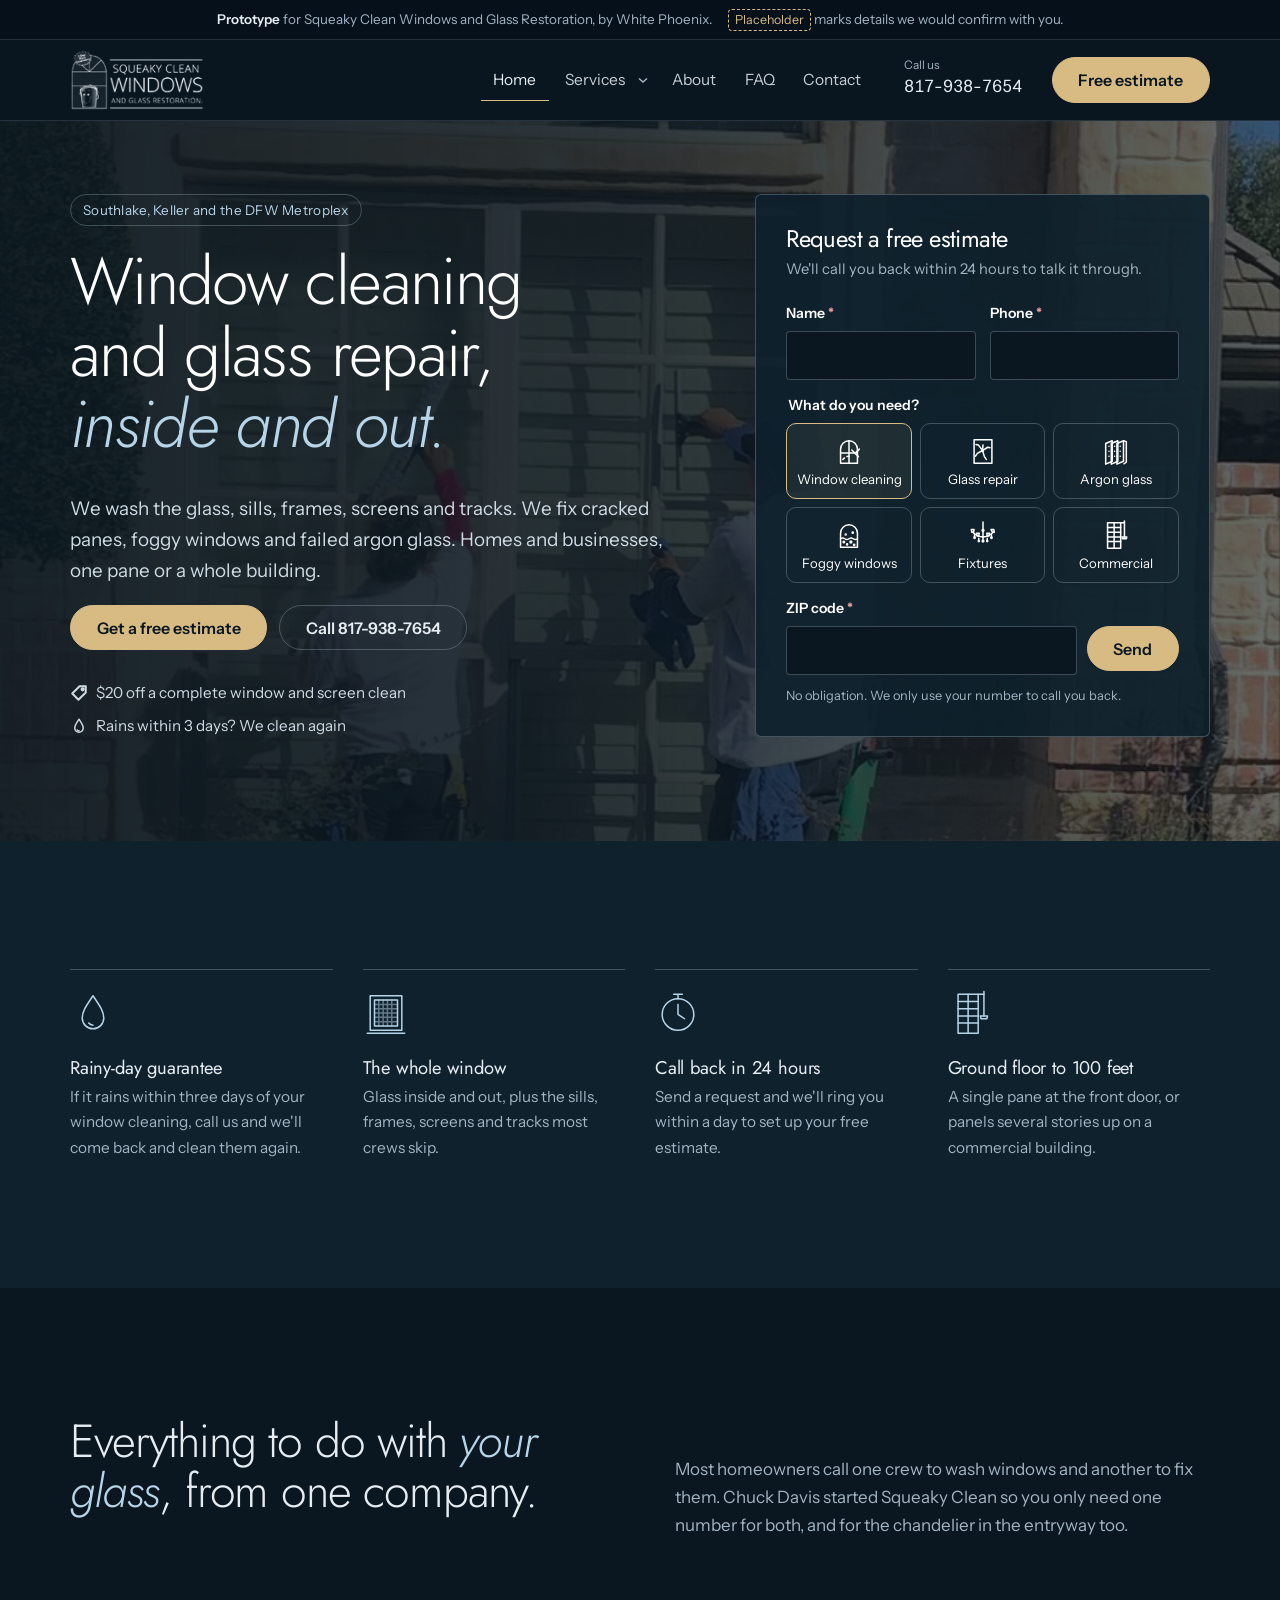
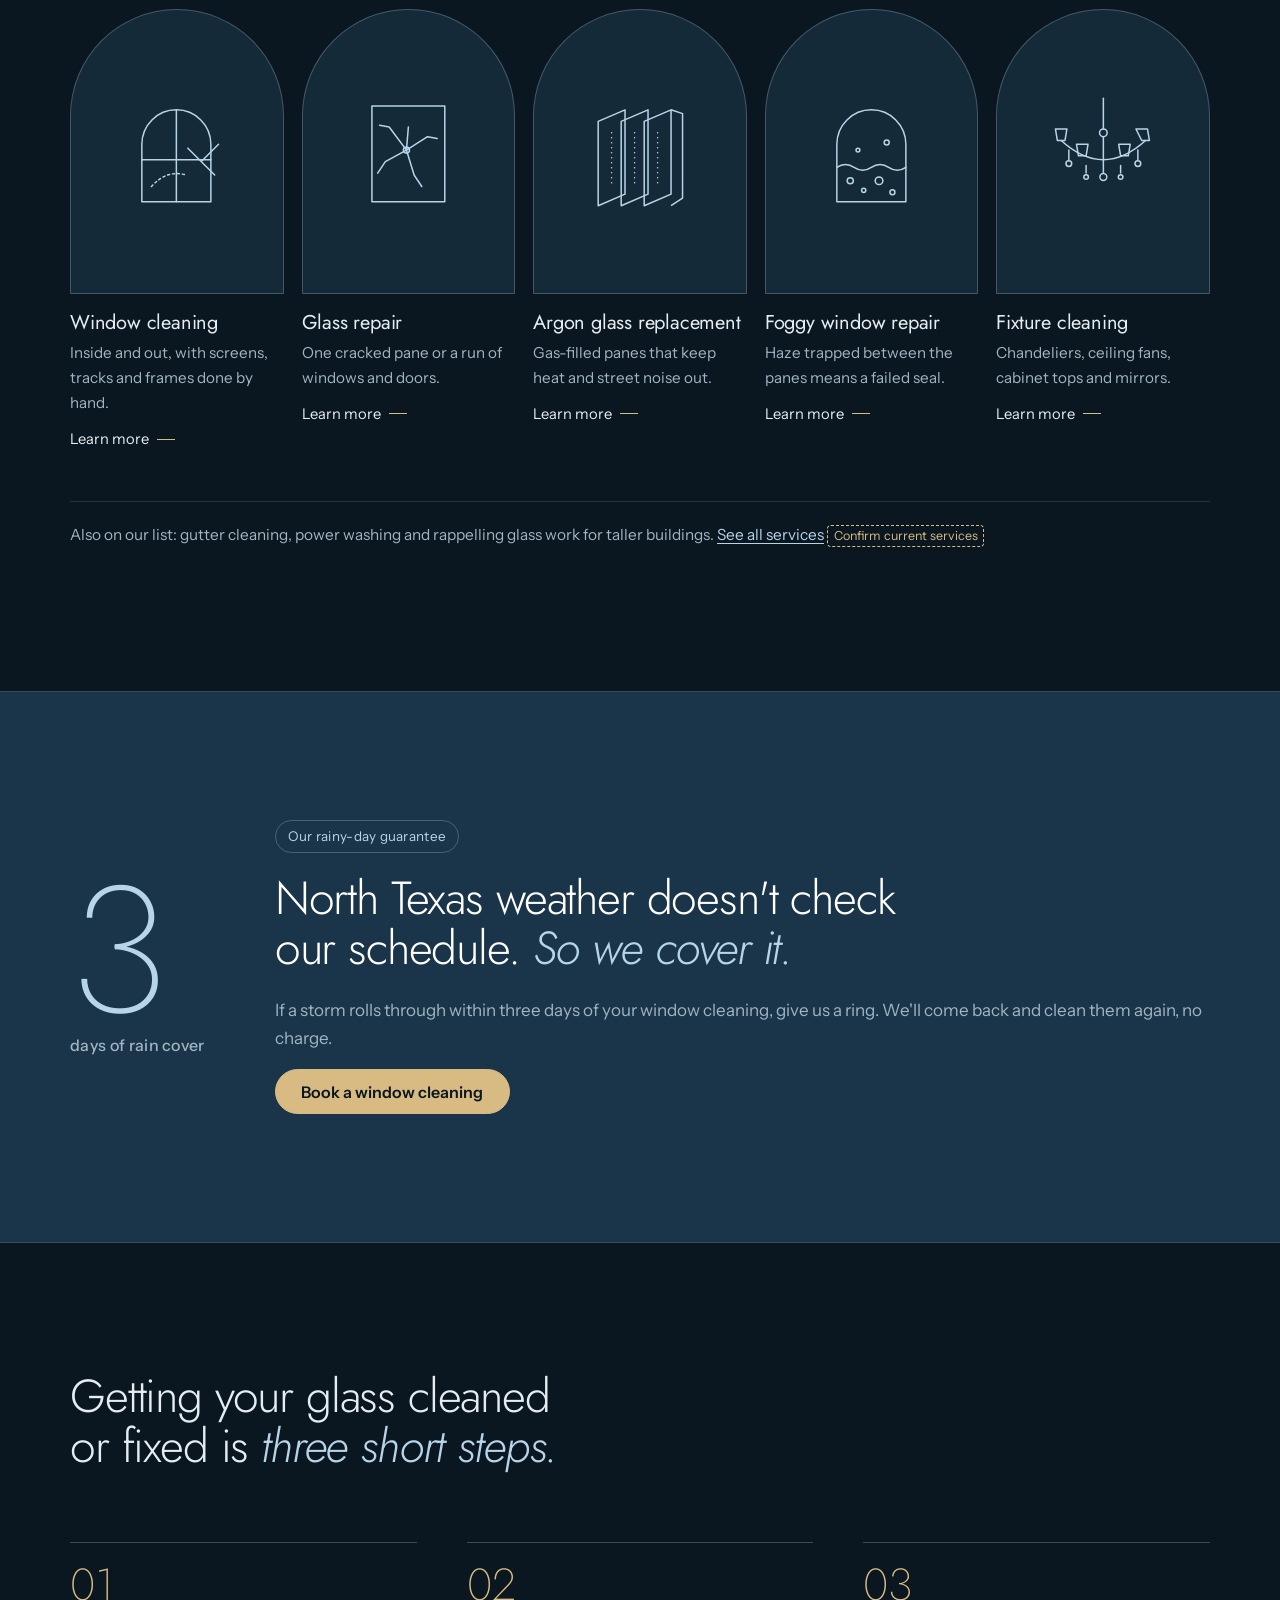
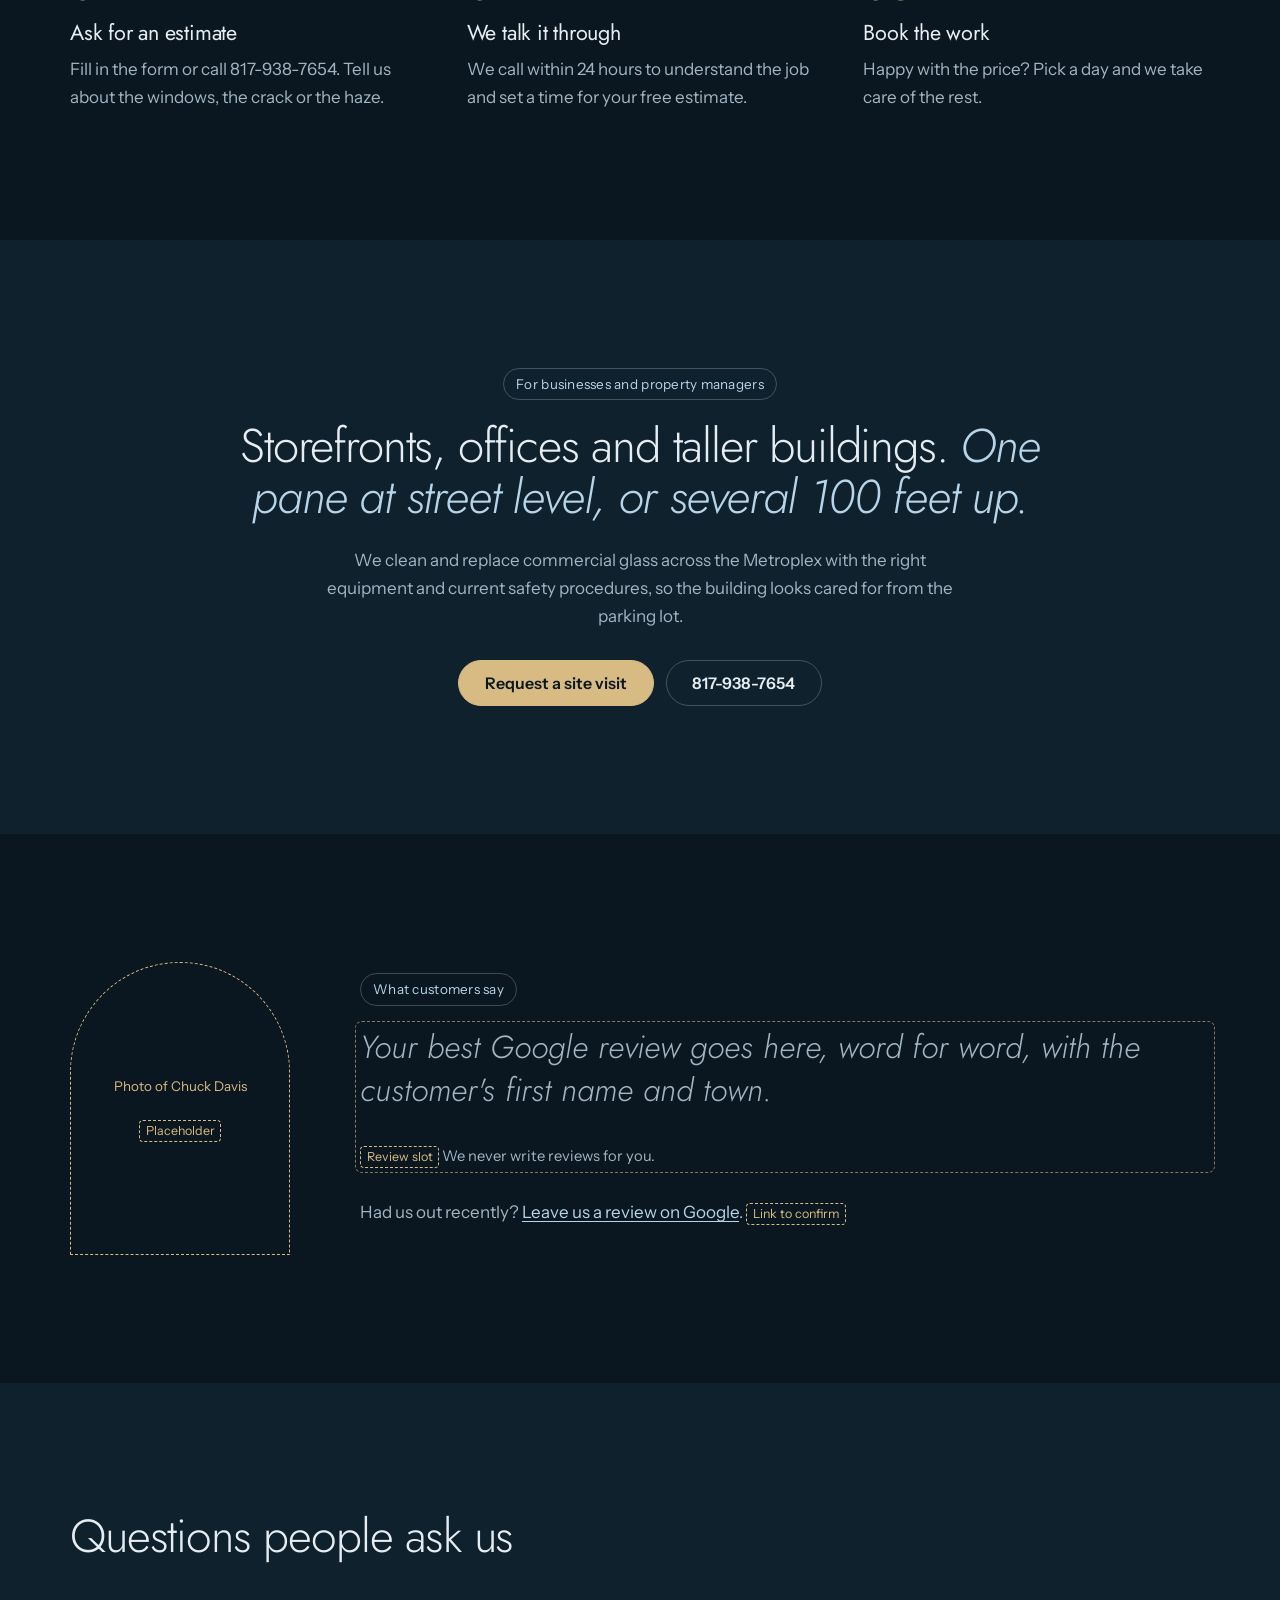
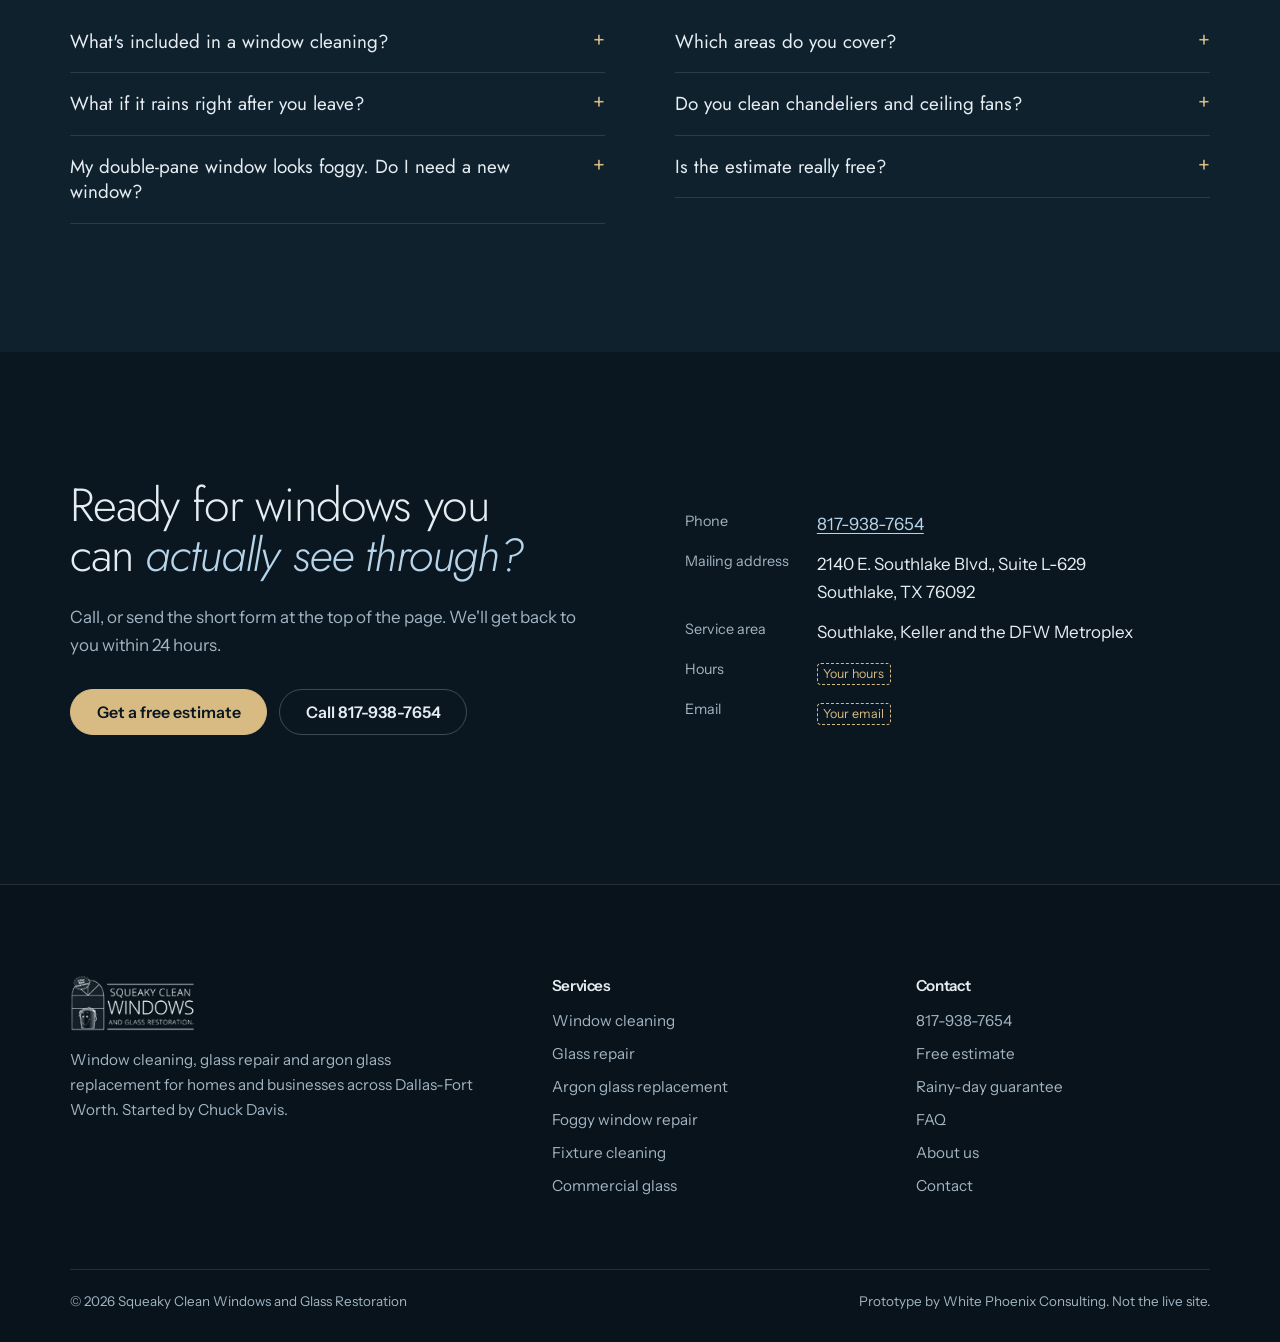
<file: index.html>
<!doctype html>
<html lang="en-US">
<head>
<meta charset="utf-8">
<meta name="viewport" content="width=device-width, initial-scale=1">
<meta name="robots" content="noindex, nofollow">
<title>Window Cleaning and Glass Repair in Southlake, TX | Squeaky Clean Windows</title>
<meta name="description" content="Window cleaning inside and out, glass repair, argon glass replacement and foggy window repair for homes and businesses in Southlake, Keller and across Dallas-Fort Worth. Call 817-938-7654.">
<meta property="og:title" content="Squeaky Clean Windows and Glass Restoration">
<meta property="og:description" content="Window cleaning and glass repair in Southlake and across Dallas-Fort Worth.">
<meta property="og:image" content="assets/img/og.jpg">
<meta name="theme-color" content="#0b1720">
<link rel="icon" href="assets/img/favicon.png">
<link rel="preconnect" href="https://fonts.googleapis.com"><link rel="preconnect" href="https://fonts.gstatic.com" crossorigin>
<link href="https://fonts.googleapis.com/css2?family=Jost:ital,wght@0,300;0,400;0,500;1,300&family=Instrument+Sans:wght@400;500;600&display=swap" rel="stylesheet">
<link rel="preload" as="image" href="assets/img/crew-southlake.webp">
<link rel="stylesheet" href="assets/css/wp-blocks.css">
<link rel="stylesheet" href="assets/css/site.css">
<script>
/* View Transitions plugin pattern: the clicked card morphs into its match on the next page. */
window.addEventListener('pagereveal', function (e) {
  var k; try { k = sessionStorage.getItem('vt'); sessionStorage.removeItem('vt'); } catch (x) {}
  if (!e.viewTransition || !k) return;
  var el = document.querySelector('[data-vt-key="' + k + '"]');
  if (!el) return;
  el.style.viewTransitionName = 'expand';
  e.viewTransition.finished.then(function () { el.style.viewTransitionName = ''; });
});
</script>
<script type="speculationrules">{"prerender":[{"where":{"href_matches":"/*"},"eagerness":"moderate"}]}</script>
</head>
<body class="wp-site-blocks page-home">
<svg width="0" height="0" style="position:absolute" aria-hidden="true">
  <defs>
    <style>.ill *{vector-effect:non-scaling-stroke}</style>
    <symbol id="i-clean" viewBox="0 0 64 64"><g class="ill" fill="none" stroke="currentColor" stroke-width="1.5" stroke-linecap="round" stroke-linejoin="round"><path d="M14 58V28a18 18 0 0 1 36 0v30z"/><path d="M32 10v48M14 36h36"/><path d="M19 50q8-9 18-6" stroke-dasharray="2 3"/><path d="M38 30l14 14M45 37l9-9"/></g></symbol>
    <symbol id="i-repair" viewBox="0 0 64 64"><g class="ill" fill="none" stroke="currentColor" stroke-width="1.5" stroke-linecap="round" stroke-linejoin="round"><path d="M13 8h38v50H13z"/><path d="M31 31l-9-12-5-1M31 31l11-7 5 1M31 31l4 13 4 6M31 31l-11 6-4 6M31 31l1-12"/><circle cx="31" cy="31" r="1.6"/></g></symbol>
    <symbol id="i-argon" viewBox="0 0 64 64"><g class="ill" fill="none" stroke="currentColor" stroke-width="1.5" stroke-linejoin="round"><path d="M10 16l14-6v44l-14 6z"/><path d="M22 16l14-6v44l-14 6z"/><path d="M34 16l14-6v44l-14 6z"/><g stroke-linecap="round" stroke-dasharray="0 5"><path d="M17 22v28M29 22v28M41 22v28"/></g><path d="M48 10l6 2v44l-6 4"/></g></symbol>
    <symbol id="i-fog" viewBox="0 0 64 64"><g class="ill" fill="none" stroke="currentColor" stroke-width="1.5" stroke-linecap="round" stroke-linejoin="round"><path d="M14 58V28a18 18 0 0 1 36 0v30z"/><path d="M14 40q4.5-3 9 0t9 0 9 0 9 0"/><circle cx="21" cy="47" r="1.6"/><circle cx="28" cy="52" r="1.1"/><circle cx="36" cy="47" r="2"/><circle cx="43" cy="53" r="1.3"/><circle cx="25" cy="31" r="1"/><circle cx="40" cy="27" r="1.3"/></g></symbol>
    <symbol id="i-fixture" viewBox="0 0 64 64"><g class="ill" fill="none" stroke="currentColor" stroke-width="1.5" stroke-linecap="round" stroke-linejoin="round"><path d="M32 4v16"/><circle cx="32" cy="22" r="2"/><path d="M10 26q22 20 44 0"/><path d="M32 24v12"/><path d="M8 26h4l1-6H7zM52 26h4l-1-6h-6zM19 34h4l1-6h-6zM41 34h4l1-6h-6z"/><path d="M14 31v5M50 31v5M32 36v7M23 39v4M41 39v4"/><circle cx="14" cy="38" r="1.5"/><circle cx="50" cy="38" r="1.5"/><circle cx="32" cy="45" r="1.8"/><circle cx="23" cy="45" r="1.2"/><circle cx="41" cy="45" r="1.2"/></g></symbol>
    <symbol id="i-tower" viewBox="0 0 64 64"><g class="ill" fill="none" stroke="currentColor" stroke-width="1.5" stroke-linecap="round" stroke-linejoin="round"><path d="M14 6h28v54H14z"/><path d="M14 16h28M14 26h28M14 36h28M14 46h28M28 6v54"/><path d="M50 2v34"/><path d="M45 36h10l-1 4h-8z"/><path d="M42 6h8"/></g></symbol>
    <symbol id="i-rain" viewBox="0 0 64 64"><g class="ill" fill="none" stroke="currentColor" stroke-width="1.5" stroke-linecap="round" stroke-linejoin="round"><path d="M32 8C24 20 17 29 17 39a15 15 0 0 0 30 0c0-10-7-19-15-31z"/><path d="M26 46a8 8 0 0 0 6 3"/></g></symbol>
    <symbol id="i-screen" viewBox="0 0 64 64"><g class="ill" fill="none" stroke="currentColor" stroke-width="1.5" stroke-linecap="round" stroke-linejoin="round"><path d="M10 8h44v48H10z"/><path d="M16 14h32v36H16z"/><path d="M16 20h32M16 26h32M16 32h32M16 38h32M16 44h32M22 14v36M28 14v36M34 14v36M40 14v36" stroke-opacity=".5"/><path d="M6 60h52"/></g></symbol>
    <symbol id="i-clock" viewBox="0 0 64 64"><g class="ill" fill="none" stroke="currentColor" stroke-width="1.5" stroke-linecap="round" stroke-linejoin="round"><circle cx="32" cy="34" r="22"/><path d="M32 20v14l9 6"/><path d="M26 6h12M32 6v6"/></g></symbol>
    <symbol id="i-tag" viewBox="0 0 64 64"><g class="ill" fill="none" stroke="currentColor" stroke-width="2" stroke-linejoin="round"><path d="M8 34L34 8h22v22L30 56z"/><circle cx="45" cy="19" r="4"/></g></symbol>
  </defs>
</svg>

<div class="preview-bar" role="note">
  <span><b>Prototype</b> for Squeaky Clean Windows and Glass Restoration, by White Phoenix.</span>
  <span><span class="ph-chip">Placeholder</span> marks details we would confirm with you.</span>
</div>

<header class="site-header">
  <div class="alignwide header-row">
    <a class="wp-block-site-logo" href="./" aria-label="Squeaky Clean Windows and Glass Restoration, home"><img src="assets/img/logo-light.png" alt="Squeaky Clean Windows and Glass Restoration" width="212" height="94"></a>
    <nav class="wp-block-navigation" id="nav" aria-label="Main">
      <ul class="wp-block-navigation__container">
        <li class="wp-block-navigation-item"><a class="wp-block-navigation-item__content" href="./" data-nav="home" aria-current="page">Home</a></li>
        <li class="wp-block-navigation-item has-child has-mega">
          <a class="wp-block-navigation-item__content" href="services.html" data-nav="services">Services</a>
          <button class="wp-block-navigation-submenu__toggle" aria-expanded="false" aria-controls="mega" aria-label="Show services"><svg viewBox="0 0 12 12" aria-hidden="true"><path d="M2 4.5l4 3.5 4-3.5" fill="none" stroke="currentColor" stroke-width="1.5"/></svg></button>
          <div class="mega" id="mega"><div class="alignwide"><ul class="mega-grid"><li><a class="mega-card" href="services.html#cleaning" data-vt="svc-cleaning"><div class="mega-arch"><svg aria-hidden="true"><use href="#i-clean"/></svg></div><span class="mega-title">Window cleaning</span><span class="mega-text">Inside and out, with screens, tracks and frames done by hand.</span></a></li><li><a class="mega-card" href="services.html#repair" data-vt="svc-repair"><div class="mega-arch"><svg aria-hidden="true"><use href="#i-repair"/></svg></div><span class="mega-title">Glass repair</span><span class="mega-text">One cracked pane or a run of windows and doors.</span></a></li><li><a class="mega-card" href="services.html#argon" data-vt="svc-argon"><div class="mega-arch"><svg aria-hidden="true"><use href="#i-argon"/></svg></div><span class="mega-title">Argon glass replacement</span><span class="mega-text">Gas-filled panes that keep heat and street noise out.</span></a></li><li><a class="mega-card" href="services.html#foggy" data-vt="svc-foggy"><div class="mega-arch"><svg aria-hidden="true"><use href="#i-fog"/></svg></div><span class="mega-title">Foggy window repair</span><span class="mega-text">Haze trapped between the panes means a failed seal.</span></a></li><li><a class="mega-card" href="services.html#fixtures" data-vt="svc-fixtures"><div class="mega-arch"><svg aria-hidden="true"><use href="#i-fixture"/></svg></div><span class="mega-title">Fixture cleaning</span><span class="mega-text">Chandeliers, ceiling fans, cabinet tops and mirrors.</span></a></li></ul><div class="mega-foot"><a href="services.html">All services</a><span>Also gutters, power washing and commercial glass</span><a href="./#quote">Get a free estimate</a></div></div></div>
        </li>
        <li class="wp-block-navigation-item"><a class="wp-block-navigation-item__content" href="about.html" data-nav="about">About</a></li>
        <li class="wp-block-navigation-item"><a class="wp-block-navigation-item__content" href="./#faq">FAQ</a></li>
        <li class="wp-block-navigation-item"><a class="wp-block-navigation-item__content" href="contact.html" data-nav="contact">Contact</a></li>
      </ul>
    </nav>
    <a class="header-phone" href="tel:+18179387654"><small>Call us</small>817-938-7654</a>
    <div class="wp-block-buttons header-cta"><div class="wp-block-button"><a class="wp-block-button__link wp-element-button" href="./#quote">Free estimate</a></div></div>
    <a class="header-call" href="tel:+18179387654" aria-label="Call 817-938-7654"><svg viewBox="0 0 24 24" aria-hidden="true"><path d="M6.6 3.5l2.6 3.4-1.7 2.2a12 12 0 0 0 7.4 7.4l2.2-1.7 3.4 2.6-1.4 3.1C10.6 20.5 3.5 13.4 3.5 4.9z" fill="none" stroke="currentColor" stroke-width="1.5" stroke-linejoin="round"/></svg></a>
    <button class="menu-toggle" aria-expanded="false" aria-controls="nav">Menu</button>
  </div>
</header>
<main id="top">

<section class="wp-block-cover hero">
  <img class="wp-block-cover__image-background" src="assets/img/crew-southlake.webp" srcset="assets/img/crew-southlake-800.webp 800w, assets/img/crew-southlake.webp 1600w" sizes="100vw" alt="Two Squeaky Clean technicians cleaning the glass doors of a brick home" fetchpriority="high">
  <span class="wp-block-cover__background has-background-dim-80" aria-hidden="true"></span>
  <div class="wp-block-cover__inner-container alignwide">
    <div class="wp-block-columns">
      <div class="wp-block-column">
        <p class="is-style-text-annotation">Southlake, Keller and the DFW Metroplex</p>
        <h1>Window cleaning and glass repair, <em>inside and out.</em></h1>
        <p class="lede">We wash the glass, sills, frames, screens and tracks. We fix cracked panes, foggy windows and failed argon glass. Homes and businesses, one pane or a whole building.</p>
        <div class="wp-block-buttons" id="hero-ctas">
          <div class="wp-block-button"><a class="wp-block-button__link wp-element-button" href="#quote">Get a free estimate</a></div>
          <div class="wp-block-button is-style-outline"><a class="wp-block-button__link wp-element-button" href="tel:+18179387654">Call 817-938-7654</a></div>
        </div>
        <div class="hero-meta">
          <span><svg aria-hidden="true"><use href="#i-tag"/></svg>$20 off a complete window and screen clean</span>
          <span><svg aria-hidden="true"><use href="#i-rain"/></svg>Rains within 3 days? We clean again</span>
        </div>
      </div>
      <div class="wp-block-column" id="quote">
        <form class="gform_wrapper" novalidate data-form="estimate">
          <h2 class="gform_title">Request a free estimate</h2>
          <p class="gform_description">We'll call you back within 24 hours to talk it through.</p>
          <div class="gform_validation_errors" hidden>There was a problem with your submission. Please review the fields below.</div>
          <div class="gform_fields">
            <div class="gfield"><label class="gfield_label" for="f-name">Name<span class="gfield_required">*</span></label><input id="f-name" name="name" autocomplete="name" required></div>
            <div class="gfield"><label class="gfield_label" for="f-phone">Phone<span class="gfield_required">*</span></label><input id="f-phone" name="phone" type="tel" autocomplete="tel" required></div>
            <fieldset class="gfield gfield--full">
              <legend class="gfield_label">What do you need?</legend>
              <div class="svc-pick">
                <label><input type="radio" name="service" value="cleaning" checked><svg aria-hidden="true"><use href="#i-clean"/></svg>Window cleaning</label>
                <label><input type="radio" name="service" value="repair"><svg aria-hidden="true"><use href="#i-repair"/></svg>Glass repair</label>
                <label><input type="radio" name="service" value="argon"><svg aria-hidden="true"><use href="#i-argon"/></svg>Argon glass</label>
                <label><input type="radio" name="service" value="foggy"><svg aria-hidden="true"><use href="#i-fog"/></svg>Foggy windows</label>
                <label><input type="radio" name="service" value="fixtures"><svg aria-hidden="true"><use href="#i-fixture"/></svg>Fixtures</label>
                <label><input type="radio" name="service" value="commercial"><svg aria-hidden="true"><use href="#i-tower"/></svg>Commercial</label>
              </div>
            </fieldset>
            <div class="gfield gfield--full"><label class="gfield_label" for="f-zip">ZIP code<span class="gfield_required">*</span></label>
              <div class="zip-row"><input id="f-zip" name="zip" inputmode="numeric" pattern="[0-9]{5}" maxlength="5" autocomplete="postal-code" required><button class="wp-block-button__link wp-element-button" type="submit">Send</button></div>
            </div>
          </div>
          <p class="gform_footer_note">No obligation. We only use your number to call you back.</p>
          <!-- Wire to the form service (Web3Forms / Gravity Forms) here after the deal closes. -->
        </form>
      </div>
    </div>
  </div>
</section>

<section class="section alt">
  <div class="alignwide trust">
    <div class="wp-reveal"><svg aria-hidden="true" style="color:var(--glass)"><use href="#i-rain"/></svg><h3>Rainy-day guarantee</h3><p>If it rains within three days of your window cleaning, call us and we'll come back and clean them again.</p></div>
    <div class="wp-reveal"><svg aria-hidden="true" style="color:var(--glass)"><use href="#i-screen"/></svg><h3>The whole window</h3><p>Glass inside and out, plus the sills, frames, screens and tracks most crews skip.</p></div>
    <div class="wp-reveal"><svg aria-hidden="true" style="color:var(--glass)"><use href="#i-clock"/></svg><h3>Call back in 24 hours</h3><p>Send a request and we'll ring you within a day to set up your free estimate.</p></div>
    <div class="wp-reveal"><svg aria-hidden="true" style="color:var(--glass)"><use href="#i-tower"/></svg><h3>Ground floor to 100 feet</h3><p>A single pane at the front door, or panels several stories up on a commercial building.</p></div>
  </div>
</section>

<section class="section" id="services">
  <div class="alignwide">
    <div class="section-head">
      <h2>Everything to do with <em>your glass</em>, from one company.</h2>
      <p>Most homeowners call one crew to wash windows and another to fix them. Chuck Davis started Squeaky Clean so you only need one number for both, and for the chandelier in the entryway too.</p>
    </div>
    <div class="panes"><a class="pane wp-reveal" href="services.html#cleaning" data-vt="svc-cleaning"><div class="pane-arch"><svg aria-hidden="true"><use href="#i-clean"/></svg></div><h3>Window cleaning</h3><p>Inside and out, with screens, tracks and frames done by hand.</p><span class="more">Learn more</span></a><a class="pane wp-reveal" href="services.html#repair" data-vt="svc-repair"><div class="pane-arch"><svg aria-hidden="true"><use href="#i-repair"/></svg></div><h3>Glass repair</h3><p>One cracked pane or a run of windows and doors.</p><span class="more">Learn more</span></a><a class="pane wp-reveal" href="services.html#argon" data-vt="svc-argon"><div class="pane-arch"><svg aria-hidden="true"><use href="#i-argon"/></svg></div><h3>Argon glass replacement</h3><p>Gas-filled panes that keep heat and street noise out.</p><span class="more">Learn more</span></a><a class="pane wp-reveal" href="services.html#foggy" data-vt="svc-foggy"><div class="pane-arch"><svg aria-hidden="true"><use href="#i-fog"/></svg></div><h3>Foggy window repair</h3><p>Haze trapped between the panes means a failed seal.</p><span class="more">Learn more</span></a><a class="pane wp-reveal" href="services.html#fixtures" data-vt="svc-fixtures"><div class="pane-arch"><svg aria-hidden="true"><use href="#i-fixture"/></svg></div><h3>Fixture cleaning</h3><p>Chandeliers, ceiling fans, cabinet tops and mirrors.</p><span class="more">Learn more</span></a></div>
    <p class="also">Also on our list: gutter cleaning, power washing and rappelling glass work for taller buildings. <a href="services.html">See all services</a> <span class="ph-chip">Confirm current services</span></p>
  </div>
</section>

<section class="wp-block-cover has-parallax" id="guarantee">
  <span class="wp-block-cover__background" aria-hidden="true"></span>
  <div class="wp-block-cover__inner-container alignwide guarantee">
    <div class="big-num wp-reveal" aria-hidden="true">3<small>days of rain cover</small></div>
    <div class="wp-reveal">
      <p class="is-style-text-annotation">Our rainy-day guarantee</p>
      <h2>North Texas weather doesn't check our schedule. <em>So we cover it.</em></h2>
      <p class="muted">If a storm rolls through within three days of your window cleaning, give us a ring. We'll come back and clean them again, no charge.</p>
      <div class="wp-block-buttons"><div class="wp-block-button"><a class="wp-block-button__link wp-element-button" href="#quote">Book a window cleaning</a></div></div>
    </div>
  </div>
</section>

<section class="section">
  <div class="alignwide">
    <h2 class="is-content">Getting your glass cleaned or fixed is <em>three short steps.</em></h2>
    <div class="steps" style="margin-top:var(--s60)">
      <div class="step wp-reveal"><h3>Ask for an estimate</h3><p>Fill in the form or call 817-938-7654. Tell us about the windows, the crack or the haze.</p></div>
      <div class="step wp-reveal"><h3>We talk it through</h3><p>We call within 24 hours to understand the job and set a time for your free estimate.</p></div>
      <div class="step wp-reveal"><h3>Book the work</h3><p>Happy with the price? Pick a day and we take care of the rest.</p></div>
    </div>
  </div>
</section>

<section class="section alt" id="commercial">
  <div class="alignwide statement wp-reveal">
    <p class="is-style-text-annotation">For businesses and property managers</p>
    <h2>Storefronts, offices and taller buildings. <em>One pane at street level, or several 100 feet up.</em></h2>
    <p class="muted" style="max-width:640px;margin-inline:auto">We clean and replace commercial glass across the Metroplex with the right equipment and current safety procedures, so the building looks cared for from the parking lot.</p>
    <div class="wp-block-buttons" style="justify-content:center;margin-top:var(--s40)">
      <div class="wp-block-button"><a class="wp-block-button__link wp-element-button" href="#quote" data-service="commercial">Request a site visit</a></div>
      <div class="wp-block-button is-style-outline"><a class="wp-block-button__link wp-element-button" href="tel:+18179387654">817-938-7654</a></div>
    </div>
  </div>
</section>

<section class="section">
  <div class="alignwide review-slot">
    <div class="founder-ph"><span>Photo of Chuck Davis<br><br><span class="ph-chip">Placeholder</span></span></div>
    <div>
      <p class="is-style-text-annotation">What customers say</p>
      <blockquote class="wp-block-quote is-style-plain ph">
        <p>Your best Google review goes here, word for word, with the customer's first name and town.</p>
        <cite><span class="ph-chip">Review slot</span> We never write reviews for you.</cite>
      </blockquote>
      <p style="margin-top:var(--s40)" class="muted">Had us out recently? <a href="#contact">Leave us a review on Google</a>. <span class="ph-chip">Link to confirm</span></p>
    </div>
  </div>
</section>

<section class="section alt" id="faq">
  <div class="alignwide">
    <h2 style="margin-bottom:var(--s50)">Questions people ask us</h2>
    <div class="faq">
      <div>
        <details class="wp-block-details"><summary>What's included in a window cleaning?</summary><p>The glass, inside and outside, plus the window sills, frames, screens and tracks. A complete window and screen clean is currently $20 off.</p></details>
        <details class="wp-block-details"><summary>What if it rains right after you leave?</summary><p>If it rains within three days of your window cleaning, call us. We'll come back and clean them again under our rainy-day guarantee.</p></details>
        <details class="wp-block-details"><summary>My double-pane window looks foggy. Do I need a new window?</summary><p>Fog between the panes usually means the seal has failed. We do foggy window repair and argon glass replacement, and we'll tell you which one your window needs at the estimate.</p></details>
      </div>
      <div>
        <details class="wp-block-details"><summary>Which areas do you cover?</summary><p>We're based in Southlake and work in Keller and across the Dallas-Fort Worth Metroplex.</p></details>
        <details class="wp-block-details"><summary>Do you clean chandeliers and ceiling fans?</summary><p>Yes. Chandeliers, light fixtures, ceiling fans, cabinet tops, glass tables and mirrors, so nobody has to balance on a ladder.</p></details>
        <details class="wp-block-details"><summary>Is the estimate really free?</summary><p>Yes. Send the form or call, and we'll set up a free estimate with no obligation to book.</p></details>
      </div>
    </div>
  </div>
</section>

<section class="section" id="contact">
  <div class="alignwide contact">
    <div class="wp-reveal">
      <h2>Ready for windows you can <em>actually see through?</em></h2>
      <p class="muted">Call, or send the short form at the top of the page. We'll get back to you within 24 hours.</p>
      <div class="wp-block-buttons" style="margin-top:var(--s40)">
        <div class="wp-block-button"><a class="wp-block-button__link wp-element-button" href="#quote">Get a free estimate</a></div>
        <div class="wp-block-button is-style-outline"><a class="wp-block-button__link wp-element-button" href="tel:+18179387654">Call 817-938-7654</a></div>
      </div>
    </div>
    <dl class="wp-reveal">
      <dt>Phone</dt><dd><a href="tel:+18179387654">817-938-7654</a></dd>
      <dt>Mailing address</dt><dd>2140 E. Southlake Blvd., Suite L-629<br>Southlake, TX 76092</dd>
      <dt>Service area</dt><dd>Southlake, Keller and the DFW Metroplex</dd>
      <dt>Hours</dt><dd><span class="ph-chip">Your hours</span></dd>
      <dt>Email</dt><dd><span class="ph-chip">Your email</span></dd>
    </dl>
  </div>
</section>

</main><footer class="site-footer">
  <div class="alignwide">
    <div class="footer-cols">
      <div>
        <img src="assets/img/logo-light.png" alt="Squeaky Clean Windows and Glass Restoration" width="180" height="80" style="height:56px;width:auto;margin-bottom:16px">
        <p class="muted" style="max-width:30em">Window cleaning, glass repair and argon glass replacement for homes and businesses across Dallas-Fort Worth. Started by Chuck Davis.</p>
      </div>
      <div><h4>Services</h4><ul><li><a href="services.html#cleaning">Window cleaning</a></li><li><a href="services.html#repair">Glass repair</a></li><li><a href="services.html#argon">Argon glass replacement</a></li><li><a href="services.html#foggy">Foggy window repair</a></li><li><a href="services.html#fixtures">Fixture cleaning</a></li><li><a href="services.html#commercial">Commercial glass</a></li></ul></div>
      <div><h4>Contact</h4><ul><li><a href="tel:+18179387654">817-938-7654</a></li><li><a href="./#quote">Free estimate</a></li><li><a href="./#guarantee">Rainy-day guarantee</a></li><li><a href="./#faq">FAQ</a></li><li><a href="about.html">About us</a></li><li><a href="contact.html">Contact</a></li></ul></div>
    </div>
    <div class="footer-base"><span>&copy; 2026 Squeaky Clean Windows and Glass Restoration</span><span>Prototype by White Phoenix Consulting. Not the live site.</span></div>
  </div>
</footer>

<div class="mobile-bar" aria-hidden="true">
  <a class="wp-block-button__link wp-element-button" href="tel:+18179387654" style="background:transparent;color:var(--text);border-color:var(--line-2)">Call</a>
  <a class="wp-block-button__link wp-element-button" href="./#quote">Free estimate</a>
</div>

<script src="assets/js/site.js" defer></script>
</body>
</html>
</file>
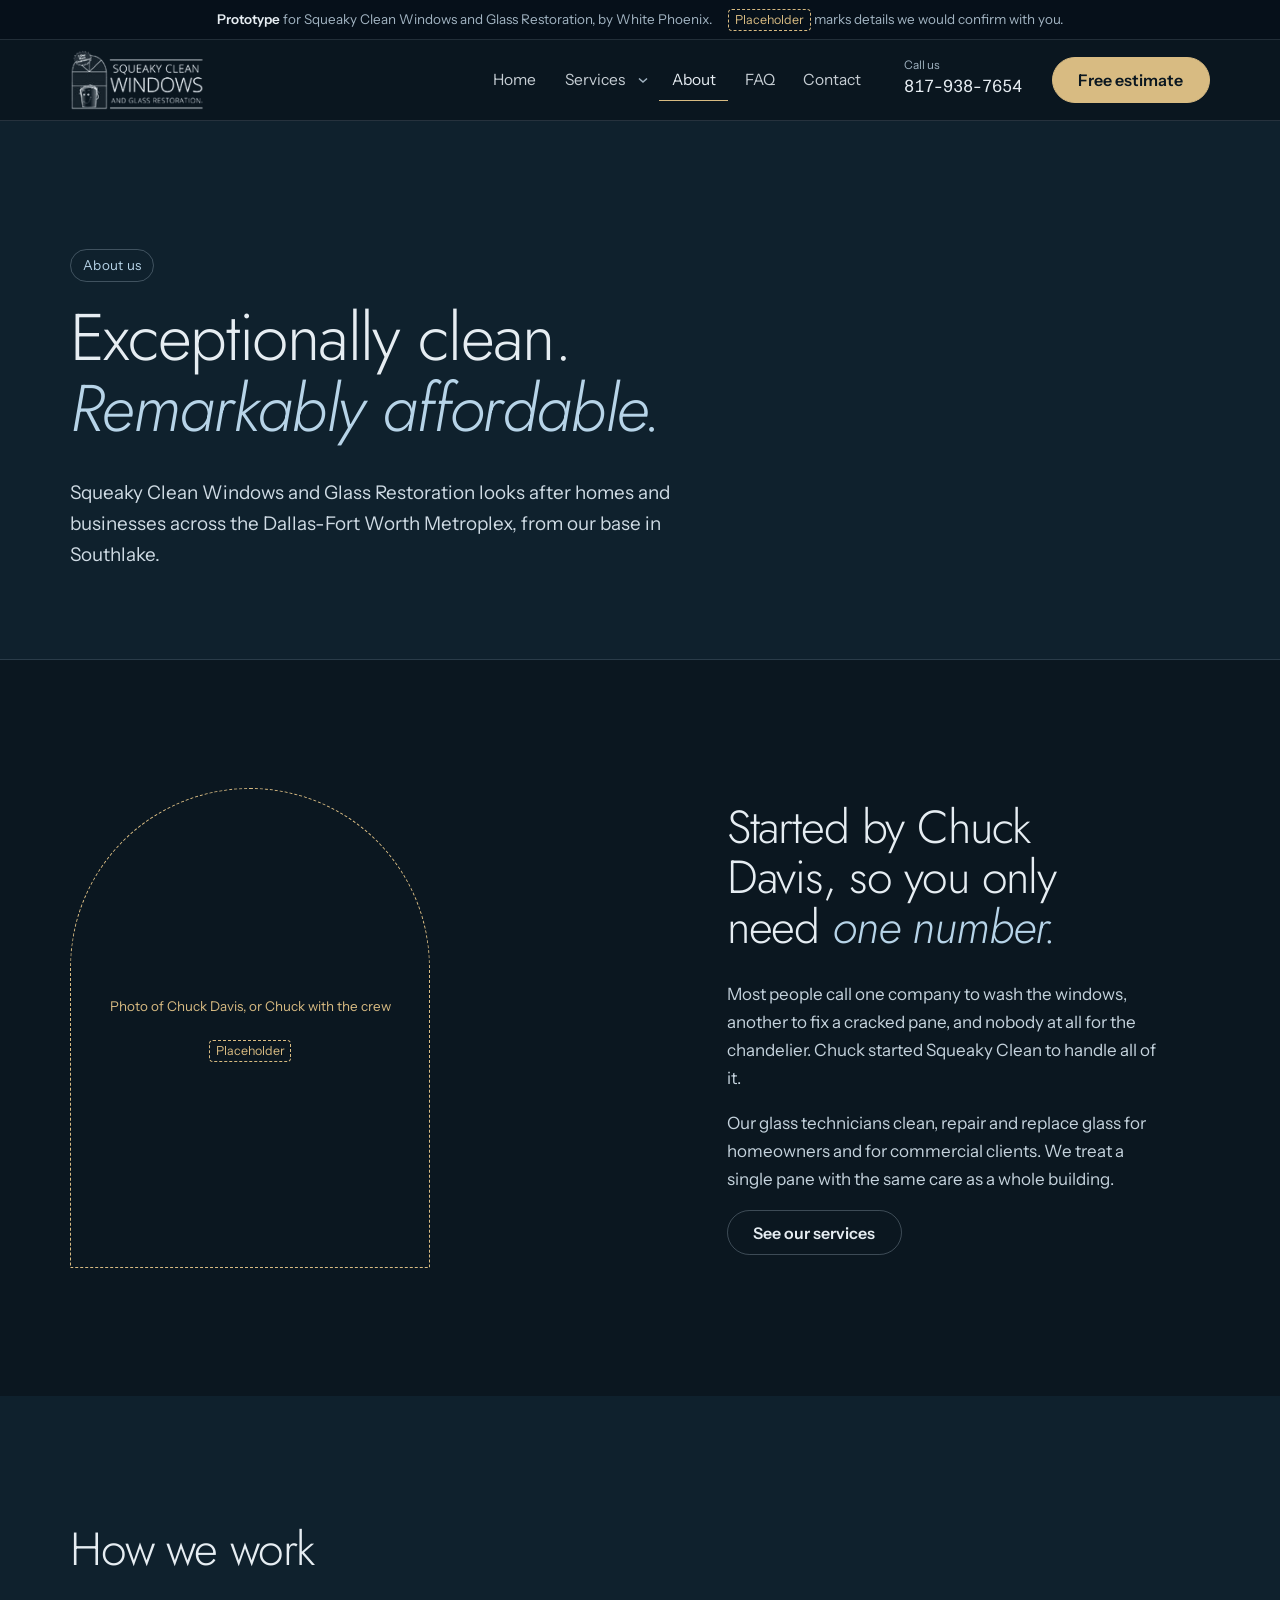
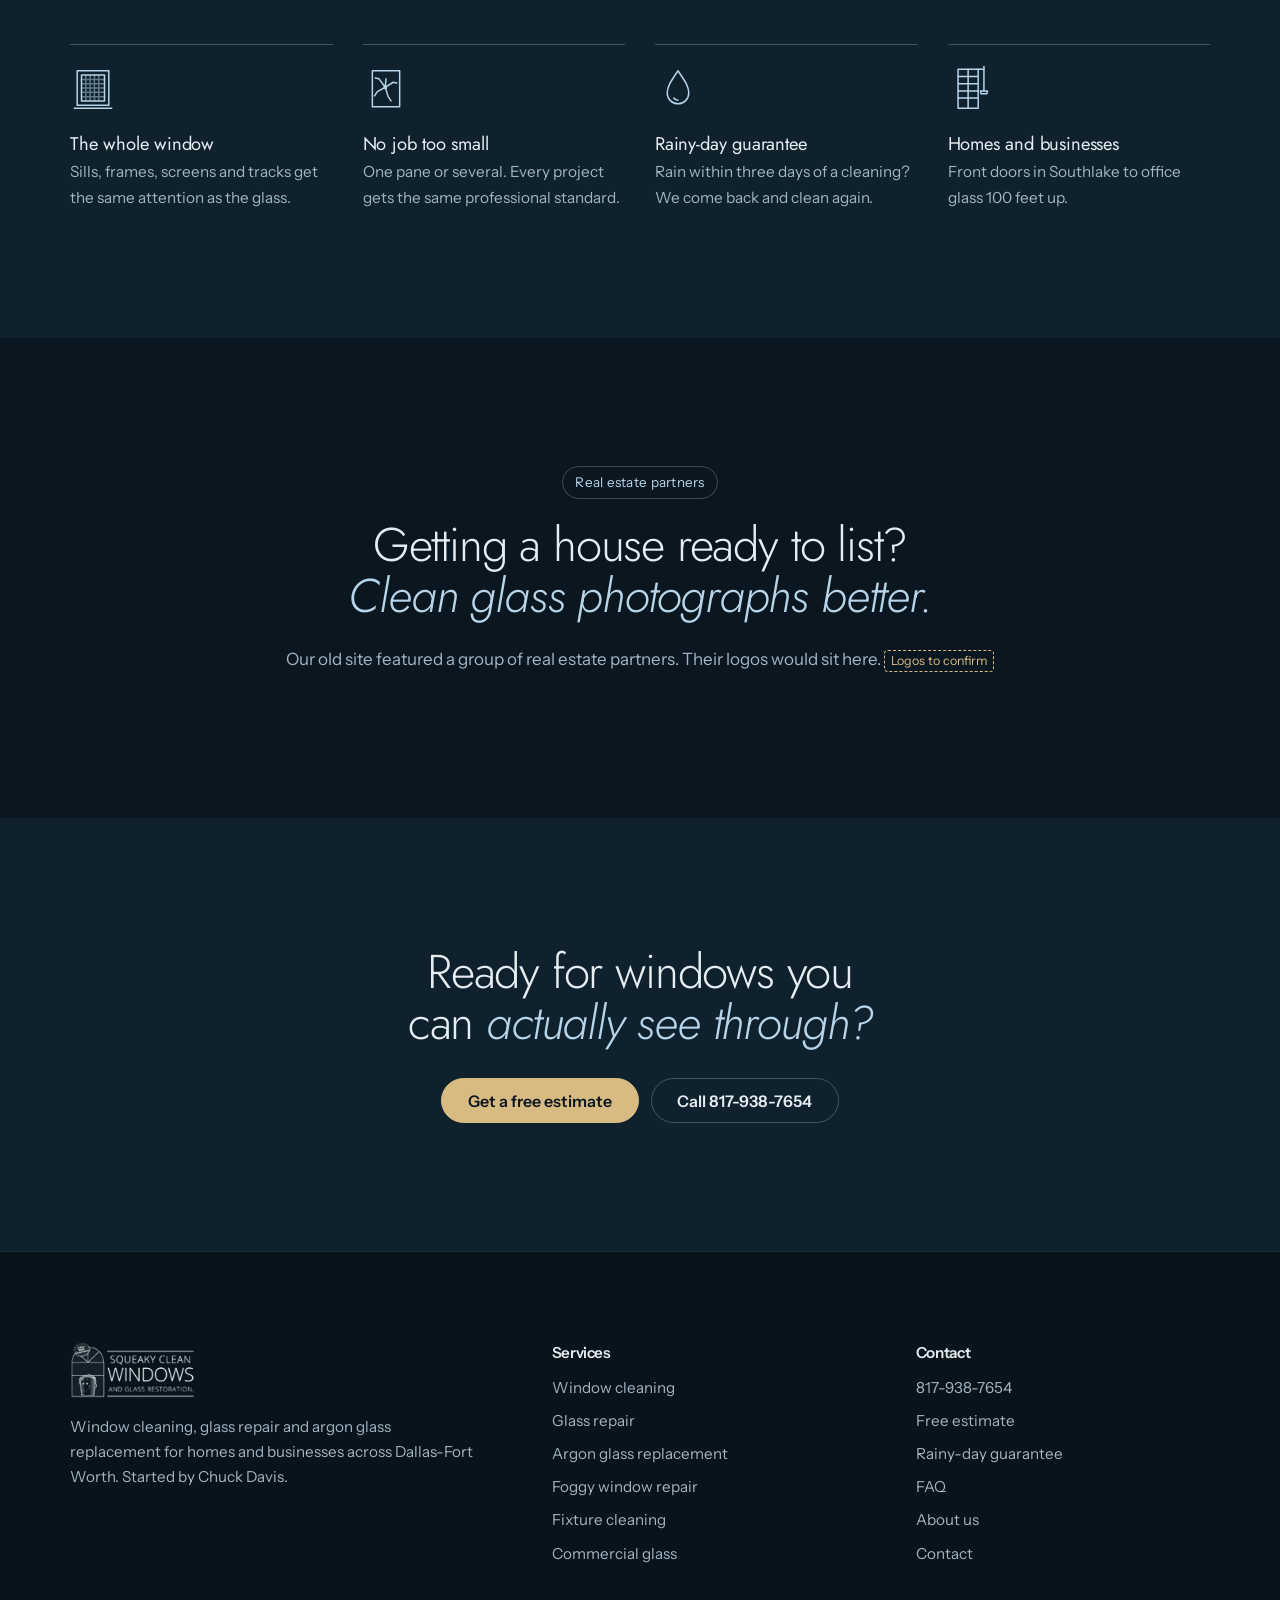
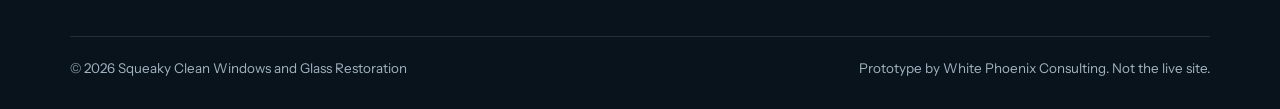
<file: about.html>
<!doctype html>
<html lang="en-US">
<head>
<meta charset="utf-8">
<meta name="viewport" content="width=device-width, initial-scale=1">
<meta name="robots" content="noindex, nofollow">
<title>About Us | Squeaky Clean Windows and Glass Restoration</title>
<meta name="description" content="Squeaky Clean Windows and Glass Restoration, started by Chuck Davis, cleans and repairs glass for homes and businesses across Dallas-Fort Worth.">
<meta property="og:title" content="Squeaky Clean Windows and Glass Restoration">
<meta property="og:description" content="Window cleaning and glass repair in Southlake and across Dallas-Fort Worth.">
<meta property="og:image" content="assets/img/og.jpg">
<meta name="theme-color" content="#0b1720">
<link rel="icon" href="assets/img/favicon.png">
<link rel="preconnect" href="https://fonts.googleapis.com"><link rel="preconnect" href="https://fonts.gstatic.com" crossorigin>
<link href="https://fonts.googleapis.com/css2?family=Jost:ital,wght@0,300;0,400;0,500;1,300&family=Instrument+Sans:wght@400;500;600&display=swap" rel="stylesheet">
<link rel="stylesheet" href="assets/css/wp-blocks.css">
<link rel="stylesheet" href="assets/css/site.css">
<script>
/* View Transitions plugin pattern: the clicked card morphs into its match on the next page. */
window.addEventListener('pagereveal', function (e) {
  var k; try { k = sessionStorage.getItem('vt'); sessionStorage.removeItem('vt'); } catch (x) {}
  if (!e.viewTransition || !k) return;
  var el = document.querySelector('[data-vt-key="' + k + '"]');
  if (!el) return;
  el.style.viewTransitionName = 'expand';
  e.viewTransition.finished.then(function () { el.style.viewTransitionName = ''; });
});
</script>
<script type="speculationrules">{"prerender":[{"where":{"href_matches":"/*"},"eagerness":"moderate"}]}</script>
</head>
<body class="wp-site-blocks page-about">
<svg width="0" height="0" style="position:absolute" aria-hidden="true">
  <defs>
    <style>.ill *{vector-effect:non-scaling-stroke}</style>
    <symbol id="i-clean" viewBox="0 0 64 64"><g class="ill" fill="none" stroke="currentColor" stroke-width="1.5" stroke-linecap="round" stroke-linejoin="round"><path d="M14 58V28a18 18 0 0 1 36 0v30z"/><path d="M32 10v48M14 36h36"/><path d="M19 50q8-9 18-6" stroke-dasharray="2 3"/><path d="M38 30l14 14M45 37l9-9"/></g></symbol>
    <symbol id="i-repair" viewBox="0 0 64 64"><g class="ill" fill="none" stroke="currentColor" stroke-width="1.5" stroke-linecap="round" stroke-linejoin="round"><path d="M13 8h38v50H13z"/><path d="M31 31l-9-12-5-1M31 31l11-7 5 1M31 31l4 13 4 6M31 31l-11 6-4 6M31 31l1-12"/><circle cx="31" cy="31" r="1.6"/></g></symbol>
    <symbol id="i-argon" viewBox="0 0 64 64"><g class="ill" fill="none" stroke="currentColor" stroke-width="1.5" stroke-linejoin="round"><path d="M10 16l14-6v44l-14 6z"/><path d="M22 16l14-6v44l-14 6z"/><path d="M34 16l14-6v44l-14 6z"/><g stroke-linecap="round" stroke-dasharray="0 5"><path d="M17 22v28M29 22v28M41 22v28"/></g><path d="M48 10l6 2v44l-6 4"/></g></symbol>
    <symbol id="i-fog" viewBox="0 0 64 64"><g class="ill" fill="none" stroke="currentColor" stroke-width="1.5" stroke-linecap="round" stroke-linejoin="round"><path d="M14 58V28a18 18 0 0 1 36 0v30z"/><path d="M14 40q4.5-3 9 0t9 0 9 0 9 0"/><circle cx="21" cy="47" r="1.6"/><circle cx="28" cy="52" r="1.1"/><circle cx="36" cy="47" r="2"/><circle cx="43" cy="53" r="1.3"/><circle cx="25" cy="31" r="1"/><circle cx="40" cy="27" r="1.3"/></g></symbol>
    <symbol id="i-fixture" viewBox="0 0 64 64"><g class="ill" fill="none" stroke="currentColor" stroke-width="1.5" stroke-linecap="round" stroke-linejoin="round"><path d="M32 4v16"/><circle cx="32" cy="22" r="2"/><path d="M10 26q22 20 44 0"/><path d="M32 24v12"/><path d="M8 26h4l1-6H7zM52 26h4l-1-6h-6zM19 34h4l1-6h-6zM41 34h4l1-6h-6z"/><path d="M14 31v5M50 31v5M32 36v7M23 39v4M41 39v4"/><circle cx="14" cy="38" r="1.5"/><circle cx="50" cy="38" r="1.5"/><circle cx="32" cy="45" r="1.8"/><circle cx="23" cy="45" r="1.2"/><circle cx="41" cy="45" r="1.2"/></g></symbol>
    <symbol id="i-tower" viewBox="0 0 64 64"><g class="ill" fill="none" stroke="currentColor" stroke-width="1.5" stroke-linecap="round" stroke-linejoin="round"><path d="M14 6h28v54H14z"/><path d="M14 16h28M14 26h28M14 36h28M14 46h28M28 6v54"/><path d="M50 2v34"/><path d="M45 36h10l-1 4h-8z"/><path d="M42 6h8"/></g></symbol>
    <symbol id="i-rain" viewBox="0 0 64 64"><g class="ill" fill="none" stroke="currentColor" stroke-width="1.5" stroke-linecap="round" stroke-linejoin="round"><path d="M32 8C24 20 17 29 17 39a15 15 0 0 0 30 0c0-10-7-19-15-31z"/><path d="M26 46a8 8 0 0 0 6 3"/></g></symbol>
    <symbol id="i-screen" viewBox="0 0 64 64"><g class="ill" fill="none" stroke="currentColor" stroke-width="1.5" stroke-linecap="round" stroke-linejoin="round"><path d="M10 8h44v48H10z"/><path d="M16 14h32v36H16z"/><path d="M16 20h32M16 26h32M16 32h32M16 38h32M16 44h32M22 14v36M28 14v36M34 14v36M40 14v36" stroke-opacity=".5"/><path d="M6 60h52"/></g></symbol>
    <symbol id="i-clock" viewBox="0 0 64 64"><g class="ill" fill="none" stroke="currentColor" stroke-width="1.5" stroke-linecap="round" stroke-linejoin="round"><circle cx="32" cy="34" r="22"/><path d="M32 20v14l9 6"/><path d="M26 6h12M32 6v6"/></g></symbol>
    <symbol id="i-tag" viewBox="0 0 64 64"><g class="ill" fill="none" stroke="currentColor" stroke-width="2" stroke-linejoin="round"><path d="M8 34L34 8h22v22L30 56z"/><circle cx="45" cy="19" r="4"/></g></symbol>
  </defs>
</svg>

<div class="preview-bar" role="note">
  <span><b>Prototype</b> for Squeaky Clean Windows and Glass Restoration, by White Phoenix.</span>
  <span><span class="ph-chip">Placeholder</span> marks details we would confirm with you.</span>
</div>

<header class="site-header">
  <div class="alignwide header-row">
    <a class="wp-block-site-logo" href="./" aria-label="Squeaky Clean Windows and Glass Restoration, home"><img src="assets/img/logo-light.png" alt="Squeaky Clean Windows and Glass Restoration" width="212" height="94"></a>
    <nav class="wp-block-navigation" id="nav" aria-label="Main">
      <ul class="wp-block-navigation__container">
        <li class="wp-block-navigation-item"><a class="wp-block-navigation-item__content" href="./" data-nav="home">Home</a></li>
        <li class="wp-block-navigation-item has-child has-mega">
          <a class="wp-block-navigation-item__content" href="services.html" data-nav="services">Services</a>
          <button class="wp-block-navigation-submenu__toggle" aria-expanded="false" aria-controls="mega" aria-label="Show services"><svg viewBox="0 0 12 12" aria-hidden="true"><path d="M2 4.5l4 3.5 4-3.5" fill="none" stroke="currentColor" stroke-width="1.5"/></svg></button>
          <div class="mega" id="mega"><div class="alignwide"><ul class="mega-grid"><li><a class="mega-card" href="services.html#cleaning" data-vt="svc-cleaning"><div class="mega-arch"><svg aria-hidden="true"><use href="#i-clean"/></svg></div><span class="mega-title">Window cleaning</span><span class="mega-text">Inside and out, with screens, tracks and frames done by hand.</span></a></li><li><a class="mega-card" href="services.html#repair" data-vt="svc-repair"><div class="mega-arch"><svg aria-hidden="true"><use href="#i-repair"/></svg></div><span class="mega-title">Glass repair</span><span class="mega-text">One cracked pane or a run of windows and doors.</span></a></li><li><a class="mega-card" href="services.html#argon" data-vt="svc-argon"><div class="mega-arch"><svg aria-hidden="true"><use href="#i-argon"/></svg></div><span class="mega-title">Argon glass replacement</span><span class="mega-text">Gas-filled panes that keep heat and street noise out.</span></a></li><li><a class="mega-card" href="services.html#foggy" data-vt="svc-foggy"><div class="mega-arch"><svg aria-hidden="true"><use href="#i-fog"/></svg></div><span class="mega-title">Foggy window repair</span><span class="mega-text">Haze trapped between the panes means a failed seal.</span></a></li><li><a class="mega-card" href="services.html#fixtures" data-vt="svc-fixtures"><div class="mega-arch"><svg aria-hidden="true"><use href="#i-fixture"/></svg></div><span class="mega-title">Fixture cleaning</span><span class="mega-text">Chandeliers, ceiling fans, cabinet tops and mirrors.</span></a></li></ul><div class="mega-foot"><a href="services.html">All services</a><span>Also gutters, power washing and commercial glass</span><a href="./#quote">Get a free estimate</a></div></div></div>
        </li>
        <li class="wp-block-navigation-item"><a class="wp-block-navigation-item__content" href="about.html" data-nav="about" aria-current="page">About</a></li>
        <li class="wp-block-navigation-item"><a class="wp-block-navigation-item__content" href="./#faq">FAQ</a></li>
        <li class="wp-block-navigation-item"><a class="wp-block-navigation-item__content" href="contact.html" data-nav="contact">Contact</a></li>
      </ul>
    </nav>
    <a class="header-phone" href="tel:+18179387654"><small>Call us</small>817-938-7654</a>
    <div class="wp-block-buttons header-cta"><div class="wp-block-button"><a class="wp-block-button__link wp-element-button" href="./#quote">Free estimate</a></div></div>
    <a class="header-call" href="tel:+18179387654" aria-label="Call 817-938-7654"><svg viewBox="0 0 24 24" aria-hidden="true"><path d="M6.6 3.5l2.6 3.4-1.7 2.2a12 12 0 0 0 7.4 7.4l2.2-1.7 3.4 2.6-1.4 3.1C10.6 20.5 3.5 13.4 3.5 4.9z" fill="none" stroke="currentColor" stroke-width="1.5" stroke-linejoin="round"/></svg></a>
    <button class="menu-toggle" aria-expanded="false" aria-controls="nav">Menu</button>
  </div>
</header>
<main id="top">
<section class="page-banner">
  <div class="alignwide">
    <p class="is-style-text-annotation">About us</p>
    <h1>Exceptionally clean. <em>Remarkably affordable.</em></h1>
    <p class="lede">Squeaky Clean Windows and Glass Restoration looks after homes and businesses across the Dallas-Fort Worth Metroplex, from our base in Southlake.</p>
  </div>
</section>

<section class="section">
  <div class="alignwide wp-block-media-text">
    <div class="wp-block-media-text__media"><div class="founder-ph" style="width:100%;max-width:360px"><span>Photo of Chuck Davis, or Chuck with the crew<br><br><span class="ph-chip">Placeholder</span></span></div></div>
    <div class="wp-block-media-text__content wp-reveal">
      <h2>Started by Chuck Davis, so you only need <em>one number.</em></h2>
      <p>Most people call one company to wash the windows, another to fix a cracked pane, and nobody at all for the chandelier. Chuck started Squeaky Clean to handle all of it.</p>
      <p>Our glass technicians clean, repair and replace glass for homeowners and for commercial clients. We treat a single pane with the same care as a whole building.</p>
      <div class="wp-block-buttons"><div class="wp-block-button is-style-outline"><a class="wp-block-button__link wp-element-button" href="services.html">See our services</a></div></div>
    </div>
  </div>
</section>

<section class="section alt">
  <div class="alignwide">
    <h2 class="is-content" style="margin-bottom:var(--s60)">How we work</h2>
    <div class="trust">
      <div class="wp-reveal"><svg aria-hidden="true"><use href="#i-screen"/></svg><h3>The whole window</h3><p>Sills, frames, screens and tracks get the same attention as the glass.</p></div>
      <div class="wp-reveal"><svg aria-hidden="true"><use href="#i-repair"/></svg><h3>No job too small</h3><p>One pane or several. Every project gets the same professional standard.</p></div>
      <div class="wp-reveal"><svg aria-hidden="true"><use href="#i-rain"/></svg><h3>Rainy-day guarantee</h3><p>Rain within three days of a cleaning? We come back and clean again.</p></div>
      <div class="wp-reveal"><svg aria-hidden="true"><use href="#i-tower"/></svg><h3>Homes and businesses</h3><p>Front doors in Southlake to office glass 100 feet up.</p></div>
    </div>
  </div>
</section>

<section class="section">
  <div class="alignwide statement wp-reveal">
    <p class="is-style-text-annotation">Real estate partners</p>
    <h2>Getting a house ready to list? <em>Clean glass photographs better.</em></h2>
    <p class="muted">Our old site featured a group of real estate partners. Their logos would sit here. <span class="ph-chip">Logos to confirm</span></p>
  </div>
</section>

<section class="section alt">
  <div class="alignwide statement wp-reveal">
    <h2>Ready for windows you can <em>actually see through?</em></h2>
    <div class="wp-block-buttons" style="justify-content:center;margin-top:var(--s40)"><div class="wp-block-button"><a class="wp-block-button__link wp-element-button" href="./#quote">Get a free estimate</a></div><div class="wp-block-button is-style-outline"><a class="wp-block-button__link wp-element-button" href="tel:+18179387654">Call 817-938-7654</a></div></div>
  </div>
</section>
</main>
<footer class="site-footer">
  <div class="alignwide">
    <div class="footer-cols">
      <div>
        <img src="assets/img/logo-light.png" alt="Squeaky Clean Windows and Glass Restoration" width="180" height="80" style="height:56px;width:auto;margin-bottom:16px">
        <p class="muted" style="max-width:30em">Window cleaning, glass repair and argon glass replacement for homes and businesses across Dallas-Fort Worth. Started by Chuck Davis.</p>
      </div>
      <div><h4>Services</h4><ul><li><a href="services.html#cleaning">Window cleaning</a></li><li><a href="services.html#repair">Glass repair</a></li><li><a href="services.html#argon">Argon glass replacement</a></li><li><a href="services.html#foggy">Foggy window repair</a></li><li><a href="services.html#fixtures">Fixture cleaning</a></li><li><a href="services.html#commercial">Commercial glass</a></li></ul></div>
      <div><h4>Contact</h4><ul><li><a href="tel:+18179387654">817-938-7654</a></li><li><a href="./#quote">Free estimate</a></li><li><a href="./#guarantee">Rainy-day guarantee</a></li><li><a href="./#faq">FAQ</a></li><li><a href="about.html">About us</a></li><li><a href="contact.html">Contact</a></li></ul></div>
    </div>
    <div class="footer-base"><span>&copy; 2026 Squeaky Clean Windows and Glass Restoration</span><span>Prototype by White Phoenix Consulting. Not the live site.</span></div>
  </div>
</footer>

<div class="mobile-bar" aria-hidden="true">
  <a class="wp-block-button__link wp-element-button" href="tel:+18179387654" style="background:transparent;color:var(--text);border-color:var(--line-2)">Call</a>
  <a class="wp-block-button__link wp-element-button" href="./#quote">Free estimate</a>
</div>

<script src="assets/js/site.js" defer></script>
</body>
</html>
</file>
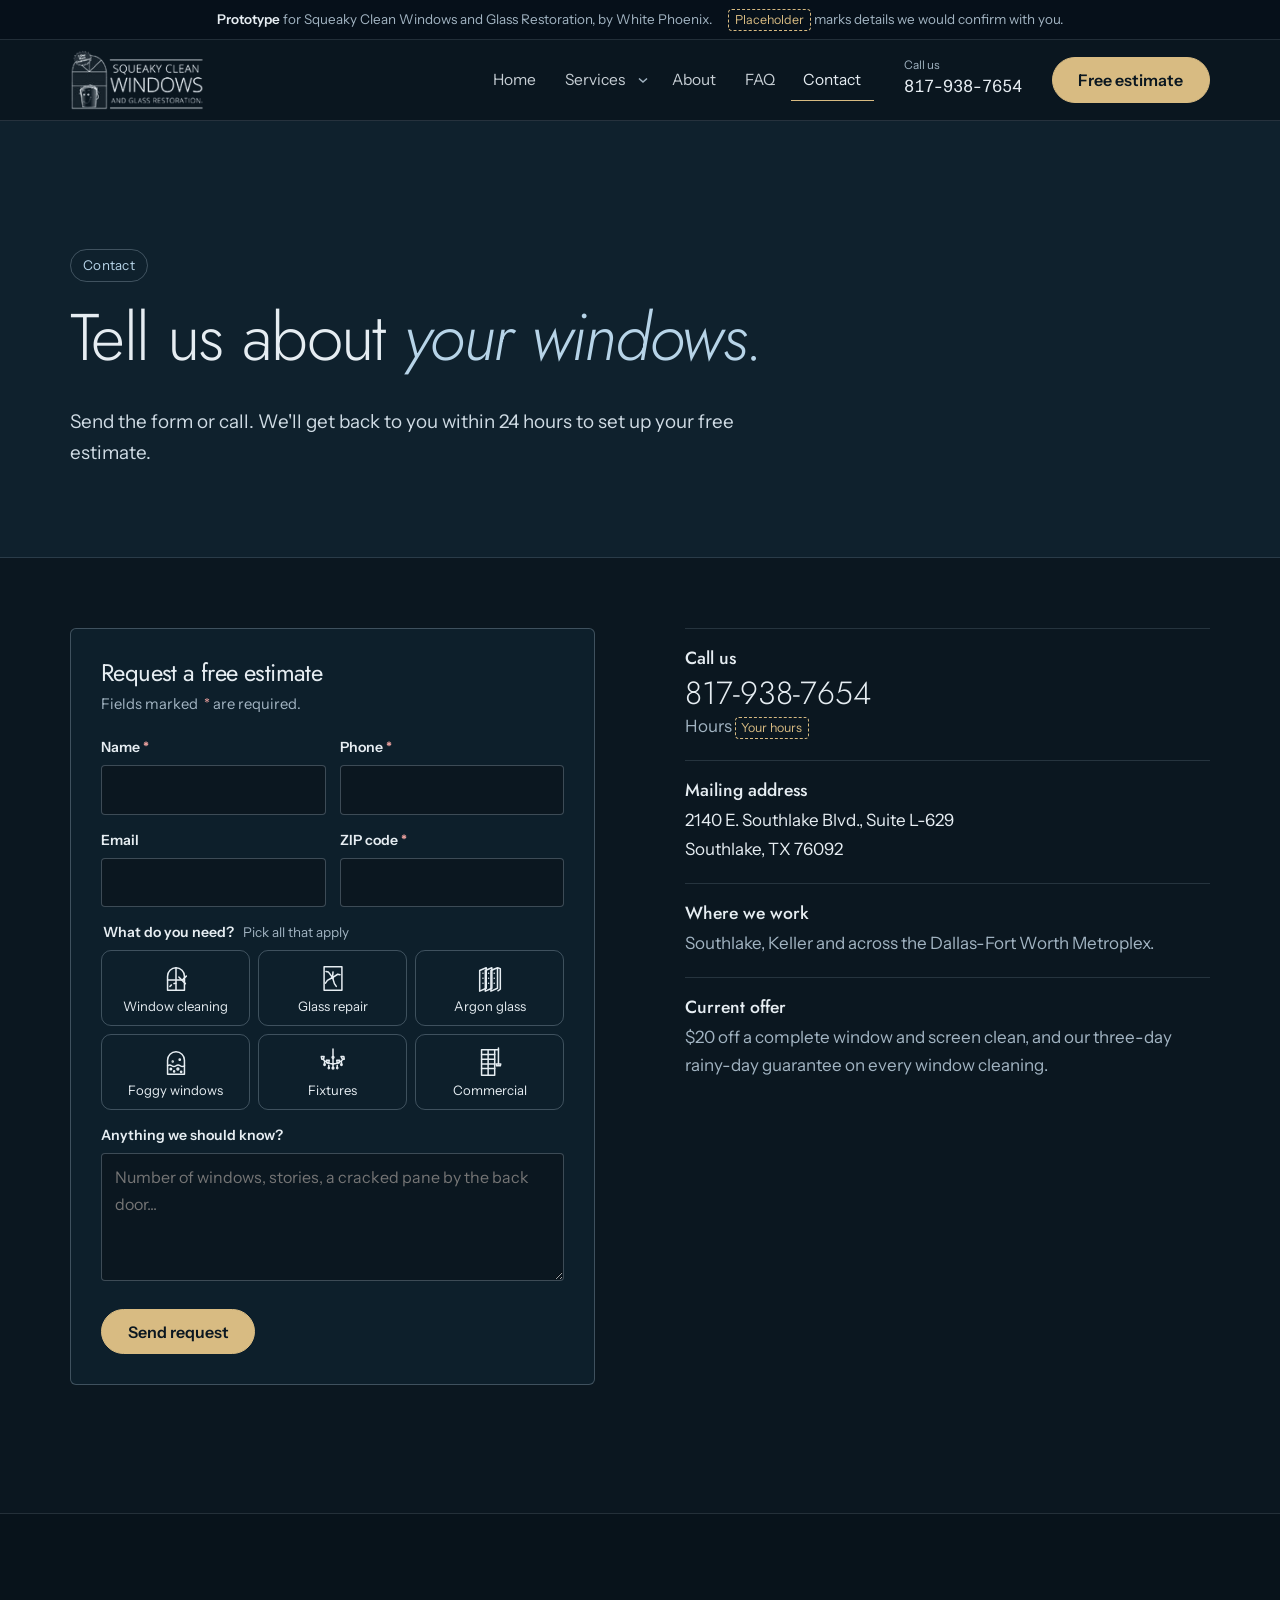
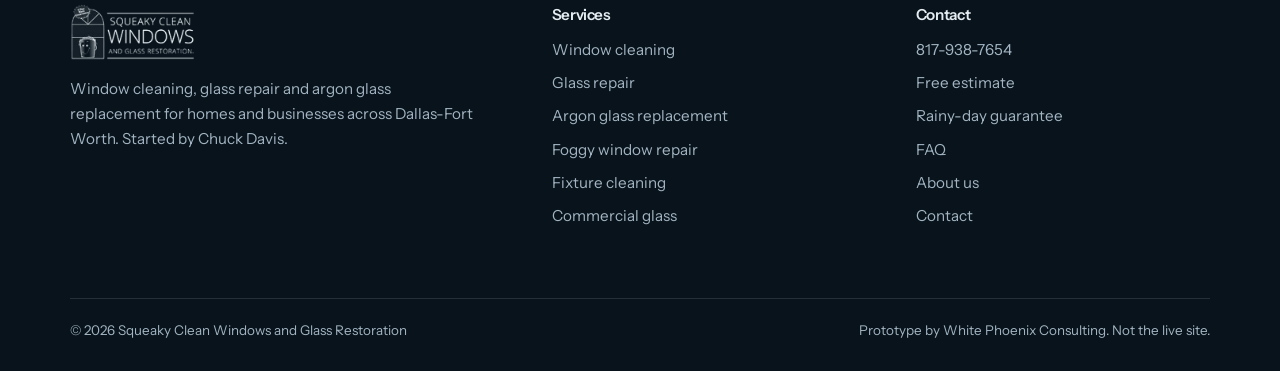
<file: contact.html>
<!doctype html>
<html lang="en-US">
<head>
<meta charset="utf-8">
<meta name="viewport" content="width=device-width, initial-scale=1">
<meta name="robots" content="noindex, nofollow">
<title>Contact and Free Estimate | Squeaky Clean Windows</title>
<meta name="description" content="Request a free estimate for window cleaning or glass repair in Southlake and across DFW. Call 817-938-7654.">
<meta property="og:title" content="Squeaky Clean Windows and Glass Restoration">
<meta property="og:description" content="Window cleaning and glass repair in Southlake and across Dallas-Fort Worth.">
<meta property="og:image" content="assets/img/og.jpg">
<meta name="theme-color" content="#0b1720">
<link rel="icon" href="assets/img/favicon.png">
<link rel="preconnect" href="https://fonts.googleapis.com"><link rel="preconnect" href="https://fonts.gstatic.com" crossorigin>
<link href="https://fonts.googleapis.com/css2?family=Jost:ital,wght@0,300;0,400;0,500;1,300&family=Instrument+Sans:wght@400;500;600&display=swap" rel="stylesheet">
<link rel="stylesheet" href="assets/css/wp-blocks.css">
<link rel="stylesheet" href="assets/css/site.css">
<script>
/* View Transitions plugin pattern: the clicked card morphs into its match on the next page. */
window.addEventListener('pagereveal', function (e) {
  var k; try { k = sessionStorage.getItem('vt'); sessionStorage.removeItem('vt'); } catch (x) {}
  if (!e.viewTransition || !k) return;
  var el = document.querySelector('[data-vt-key="' + k + '"]');
  if (!el) return;
  el.style.viewTransitionName = 'expand';
  e.viewTransition.finished.then(function () { el.style.viewTransitionName = ''; });
});
</script>
<script type="speculationrules">{"prerender":[{"where":{"href_matches":"/*"},"eagerness":"moderate"}]}</script>
</head>
<body class="wp-site-blocks page-contact">
<svg width="0" height="0" style="position:absolute" aria-hidden="true">
  <defs>
    <style>.ill *{vector-effect:non-scaling-stroke}</style>
    <symbol id="i-clean" viewBox="0 0 64 64"><g class="ill" fill="none" stroke="currentColor" stroke-width="1.5" stroke-linecap="round" stroke-linejoin="round"><path d="M14 58V28a18 18 0 0 1 36 0v30z"/><path d="M32 10v48M14 36h36"/><path d="M19 50q8-9 18-6" stroke-dasharray="2 3"/><path d="M38 30l14 14M45 37l9-9"/></g></symbol>
    <symbol id="i-repair" viewBox="0 0 64 64"><g class="ill" fill="none" stroke="currentColor" stroke-width="1.5" stroke-linecap="round" stroke-linejoin="round"><path d="M13 8h38v50H13z"/><path d="M31 31l-9-12-5-1M31 31l11-7 5 1M31 31l4 13 4 6M31 31l-11 6-4 6M31 31l1-12"/><circle cx="31" cy="31" r="1.6"/></g></symbol>
    <symbol id="i-argon" viewBox="0 0 64 64"><g class="ill" fill="none" stroke="currentColor" stroke-width="1.5" stroke-linejoin="round"><path d="M10 16l14-6v44l-14 6z"/><path d="M22 16l14-6v44l-14 6z"/><path d="M34 16l14-6v44l-14 6z"/><g stroke-linecap="round" stroke-dasharray="0 5"><path d="M17 22v28M29 22v28M41 22v28"/></g><path d="M48 10l6 2v44l-6 4"/></g></symbol>
    <symbol id="i-fog" viewBox="0 0 64 64"><g class="ill" fill="none" stroke="currentColor" stroke-width="1.5" stroke-linecap="round" stroke-linejoin="round"><path d="M14 58V28a18 18 0 0 1 36 0v30z"/><path d="M14 40q4.5-3 9 0t9 0 9 0 9 0"/><circle cx="21" cy="47" r="1.6"/><circle cx="28" cy="52" r="1.1"/><circle cx="36" cy="47" r="2"/><circle cx="43" cy="53" r="1.3"/><circle cx="25" cy="31" r="1"/><circle cx="40" cy="27" r="1.3"/></g></symbol>
    <symbol id="i-fixture" viewBox="0 0 64 64"><g class="ill" fill="none" stroke="currentColor" stroke-width="1.5" stroke-linecap="round" stroke-linejoin="round"><path d="M32 4v16"/><circle cx="32" cy="22" r="2"/><path d="M10 26q22 20 44 0"/><path d="M32 24v12"/><path d="M8 26h4l1-6H7zM52 26h4l-1-6h-6zM19 34h4l1-6h-6zM41 34h4l1-6h-6z"/><path d="M14 31v5M50 31v5M32 36v7M23 39v4M41 39v4"/><circle cx="14" cy="38" r="1.5"/><circle cx="50" cy="38" r="1.5"/><circle cx="32" cy="45" r="1.8"/><circle cx="23" cy="45" r="1.2"/><circle cx="41" cy="45" r="1.2"/></g></symbol>
    <symbol id="i-tower" viewBox="0 0 64 64"><g class="ill" fill="none" stroke="currentColor" stroke-width="1.5" stroke-linecap="round" stroke-linejoin="round"><path d="M14 6h28v54H14z"/><path d="M14 16h28M14 26h28M14 36h28M14 46h28M28 6v54"/><path d="M50 2v34"/><path d="M45 36h10l-1 4h-8z"/><path d="M42 6h8"/></g></symbol>
    <symbol id="i-rain" viewBox="0 0 64 64"><g class="ill" fill="none" stroke="currentColor" stroke-width="1.5" stroke-linecap="round" stroke-linejoin="round"><path d="M32 8C24 20 17 29 17 39a15 15 0 0 0 30 0c0-10-7-19-15-31z"/><path d="M26 46a8 8 0 0 0 6 3"/></g></symbol>
    <symbol id="i-screen" viewBox="0 0 64 64"><g class="ill" fill="none" stroke="currentColor" stroke-width="1.5" stroke-linecap="round" stroke-linejoin="round"><path d="M10 8h44v48H10z"/><path d="M16 14h32v36H16z"/><path d="M16 20h32M16 26h32M16 32h32M16 38h32M16 44h32M22 14v36M28 14v36M34 14v36M40 14v36" stroke-opacity=".5"/><path d="M6 60h52"/></g></symbol>
    <symbol id="i-clock" viewBox="0 0 64 64"><g class="ill" fill="none" stroke="currentColor" stroke-width="1.5" stroke-linecap="round" stroke-linejoin="round"><circle cx="32" cy="34" r="22"/><path d="M32 20v14l9 6"/><path d="M26 6h12M32 6v6"/></g></symbol>
    <symbol id="i-tag" viewBox="0 0 64 64"><g class="ill" fill="none" stroke="currentColor" stroke-width="2" stroke-linejoin="round"><path d="M8 34L34 8h22v22L30 56z"/><circle cx="45" cy="19" r="4"/></g></symbol>
  </defs>
</svg>

<div class="preview-bar" role="note">
  <span><b>Prototype</b> for Squeaky Clean Windows and Glass Restoration, by White Phoenix.</span>
  <span><span class="ph-chip">Placeholder</span> marks details we would confirm with you.</span>
</div>

<header class="site-header">
  <div class="alignwide header-row">
    <a class="wp-block-site-logo" href="./" aria-label="Squeaky Clean Windows and Glass Restoration, home"><img src="assets/img/logo-light.png" alt="Squeaky Clean Windows and Glass Restoration" width="212" height="94"></a>
    <nav class="wp-block-navigation" id="nav" aria-label="Main">
      <ul class="wp-block-navigation__container">
        <li class="wp-block-navigation-item"><a class="wp-block-navigation-item__content" href="./" data-nav="home">Home</a></li>
        <li class="wp-block-navigation-item has-child has-mega">
          <a class="wp-block-navigation-item__content" href="services.html" data-nav="services">Services</a>
          <button class="wp-block-navigation-submenu__toggle" aria-expanded="false" aria-controls="mega" aria-label="Show services"><svg viewBox="0 0 12 12" aria-hidden="true"><path d="M2 4.5l4 3.5 4-3.5" fill="none" stroke="currentColor" stroke-width="1.5"/></svg></button>
          <div class="mega" id="mega"><div class="alignwide"><ul class="mega-grid"><li><a class="mega-card" href="services.html#cleaning" data-vt="svc-cleaning"><div class="mega-arch"><svg aria-hidden="true"><use href="#i-clean"/></svg></div><span class="mega-title">Window cleaning</span><span class="mega-text">Inside and out, with screens, tracks and frames done by hand.</span></a></li><li><a class="mega-card" href="services.html#repair" data-vt="svc-repair"><div class="mega-arch"><svg aria-hidden="true"><use href="#i-repair"/></svg></div><span class="mega-title">Glass repair</span><span class="mega-text">One cracked pane or a run of windows and doors.</span></a></li><li><a class="mega-card" href="services.html#argon" data-vt="svc-argon"><div class="mega-arch"><svg aria-hidden="true"><use href="#i-argon"/></svg></div><span class="mega-title">Argon glass replacement</span><span class="mega-text">Gas-filled panes that keep heat and street noise out.</span></a></li><li><a class="mega-card" href="services.html#foggy" data-vt="svc-foggy"><div class="mega-arch"><svg aria-hidden="true"><use href="#i-fog"/></svg></div><span class="mega-title">Foggy window repair</span><span class="mega-text">Haze trapped between the panes means a failed seal.</span></a></li><li><a class="mega-card" href="services.html#fixtures" data-vt="svc-fixtures"><div class="mega-arch"><svg aria-hidden="true"><use href="#i-fixture"/></svg></div><span class="mega-title">Fixture cleaning</span><span class="mega-text">Chandeliers, ceiling fans, cabinet tops and mirrors.</span></a></li></ul><div class="mega-foot"><a href="services.html">All services</a><span>Also gutters, power washing and commercial glass</span><a href="./#quote">Get a free estimate</a></div></div></div>
        </li>
        <li class="wp-block-navigation-item"><a class="wp-block-navigation-item__content" href="about.html" data-nav="about">About</a></li>
        <li class="wp-block-navigation-item"><a class="wp-block-navigation-item__content" href="./#faq">FAQ</a></li>
        <li class="wp-block-navigation-item"><a class="wp-block-navigation-item__content" href="contact.html" data-nav="contact" aria-current="page">Contact</a></li>
      </ul>
    </nav>
    <a class="header-phone" href="tel:+18179387654"><small>Call us</small>817-938-7654</a>
    <div class="wp-block-buttons header-cta"><div class="wp-block-button"><a class="wp-block-button__link wp-element-button" href="./#quote">Free estimate</a></div></div>
    <a class="header-call" href="tel:+18179387654" aria-label="Call 817-938-7654"><svg viewBox="0 0 24 24" aria-hidden="true"><path d="M6.6 3.5l2.6 3.4-1.7 2.2a12 12 0 0 0 7.4 7.4l2.2-1.7 3.4 2.6-1.4 3.1C10.6 20.5 3.5 13.4 3.5 4.9z" fill="none" stroke="currentColor" stroke-width="1.5" stroke-linejoin="round"/></svg></a>
    <button class="menu-toggle" aria-expanded="false" aria-controls="nav">Menu</button>
  </div>
</header>
<main id="top">
<section class="page-banner">
  <div class="alignwide">
    <p class="is-style-text-annotation">Contact</p>
    <h1>Tell us about <em>your windows.</em></h1>
    <p class="lede">Send the form or call. We'll get back to you within 24 hours to set up your free estimate.</p>
  </div>
</section>

<section class="section" style="padding-top:var(--s60)">
  <div class="alignwide contact">
    <form class="gform_wrapper" novalidate data-form="contact">
      <h2 class="gform_title">Request a free estimate</h2>
      <p class="gform_description">Fields marked <span class="gfield_required">*</span> are required.</p>
      <div class="gform_validation_errors" hidden>There was a problem with your submission. Please review the fields below.</div>
      <div class="gform_fields">
        <div class="gfield"><label class="gfield_label" for="c-name">Name<span class="gfield_required">*</span></label><input id="c-name" name="name" autocomplete="name" required></div>
        <div class="gfield"><label class="gfield_label" for="c-phone">Phone<span class="gfield_required">*</span></label><input id="c-phone" name="phone" type="tel" autocomplete="tel" required></div>
        <div class="gfield"><label class="gfield_label" for="c-email">Email</label><input id="c-email" name="email" type="email" autocomplete="email"></div>
        <div class="gfield"><label class="gfield_label" for="c-zip">ZIP code<span class="gfield_required">*</span></label><input id="c-zip" name="zip" inputmode="numeric" pattern="[0-9]{5}" maxlength="5" autocomplete="postal-code" required></div>
        <fieldset class="gfield gfield--full">
          <legend class="gfield_label">What do you need? <span class="gfield_description">Pick all that apply</span></legend>
          <div class="svc-pick">
            <label><input type="checkbox" name="service" value="cleaning"><svg aria-hidden="true"><use href="#i-clean"/></svg>Window cleaning</label>
            <label><input type="checkbox" name="service" value="repair"><svg aria-hidden="true"><use href="#i-repair"/></svg>Glass repair</label>
            <label><input type="checkbox" name="service" value="argon"><svg aria-hidden="true"><use href="#i-argon"/></svg>Argon glass</label>
            <label><input type="checkbox" name="service" value="foggy"><svg aria-hidden="true"><use href="#i-fog"/></svg>Foggy windows</label>
            <label><input type="checkbox" name="service" value="fixtures"><svg aria-hidden="true"><use href="#i-fixture"/></svg>Fixtures</label>
            <label><input type="checkbox" name="service" value="commercial"><svg aria-hidden="true"><use href="#i-tower"/></svg>Commercial</label>
          </div>
        </fieldset>
        <div class="gfield gfield--full"><label class="gfield_label" for="c-msg">Anything we should know?</label><textarea id="c-msg" name="message" rows="4" placeholder="Number of windows, stories, a cracked pane by the back door..."></textarea></div>
      </div>
      <div class="gform_footer"><button class="wp-block-button__link wp-element-button" type="submit">Send request</button></div>
      <!-- Wire to the form service (Web3Forms / Gravity Forms) here after the deal closes. -->
    </form>
    <aside class="contact-side">
      <div class="widget">
        <h3>Call us</h3>
        <p><a class="big-tel" href="tel:+18179387654">817-938-7654</a></p>
        <p class="muted">Hours <span class="ph-chip">Your hours</span></p>
      </div>
      <div class="widget">
        <h3>Mailing address</h3>
        <p>2140 E. Southlake Blvd., Suite L-629<br>Southlake, TX 76092</p>
      </div>
      <div class="widget">
        <h3>Where we work</h3>
        <p class="muted">Southlake, Keller and across the Dallas-Fort Worth Metroplex.</p>
      </div>
      <div class="widget">
        <h3>Current offer</h3>
        <p class="muted">$20 off a complete window and screen clean, and our three-day rainy-day guarantee on every window cleaning.</p>
      </div>
    </aside>
  </div>
</section>
</main>
<footer class="site-footer">
  <div class="alignwide">
    <div class="footer-cols">
      <div>
        <img src="assets/img/logo-light.png" alt="Squeaky Clean Windows and Glass Restoration" width="180" height="80" style="height:56px;width:auto;margin-bottom:16px">
        <p class="muted" style="max-width:30em">Window cleaning, glass repair and argon glass replacement for homes and businesses across Dallas-Fort Worth. Started by Chuck Davis.</p>
      </div>
      <div><h4>Services</h4><ul><li><a href="services.html#cleaning">Window cleaning</a></li><li><a href="services.html#repair">Glass repair</a></li><li><a href="services.html#argon">Argon glass replacement</a></li><li><a href="services.html#foggy">Foggy window repair</a></li><li><a href="services.html#fixtures">Fixture cleaning</a></li><li><a href="services.html#commercial">Commercial glass</a></li></ul></div>
      <div><h4>Contact</h4><ul><li><a href="tel:+18179387654">817-938-7654</a></li><li><a href="./#quote">Free estimate</a></li><li><a href="./#guarantee">Rainy-day guarantee</a></li><li><a href="./#faq">FAQ</a></li><li><a href="about.html">About us</a></li><li><a href="contact.html">Contact</a></li></ul></div>
    </div>
    <div class="footer-base"><span>&copy; 2026 Squeaky Clean Windows and Glass Restoration</span><span>Prototype by White Phoenix Consulting. Not the live site.</span></div>
  </div>
</footer>

<div class="mobile-bar" aria-hidden="true">
  <a class="wp-block-button__link wp-element-button" href="tel:+18179387654" style="background:transparent;color:var(--text);border-color:var(--line-2)">Call</a>
  <a class="wp-block-button__link wp-element-button" href="./#quote">Free estimate</a>
</div>

<script src="assets/js/site.js" defer></script>
</body>
</html>
</file>
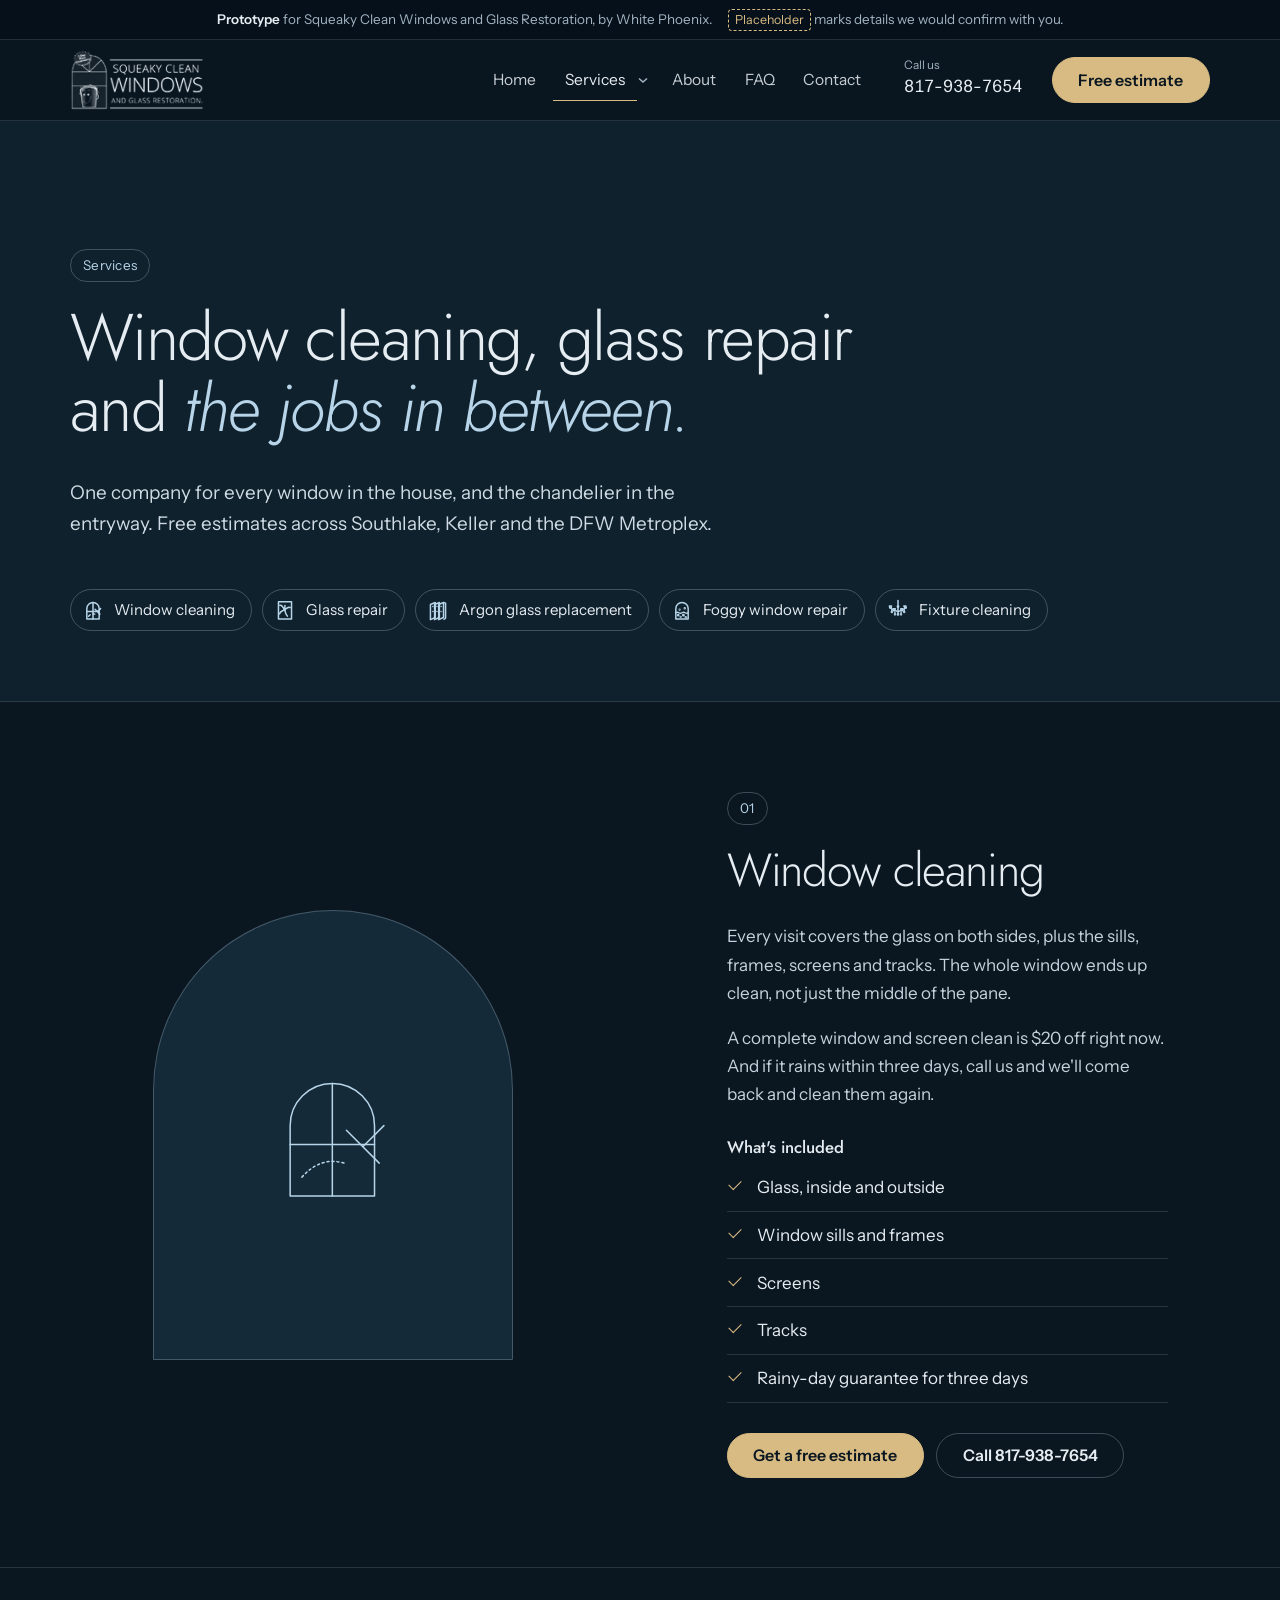
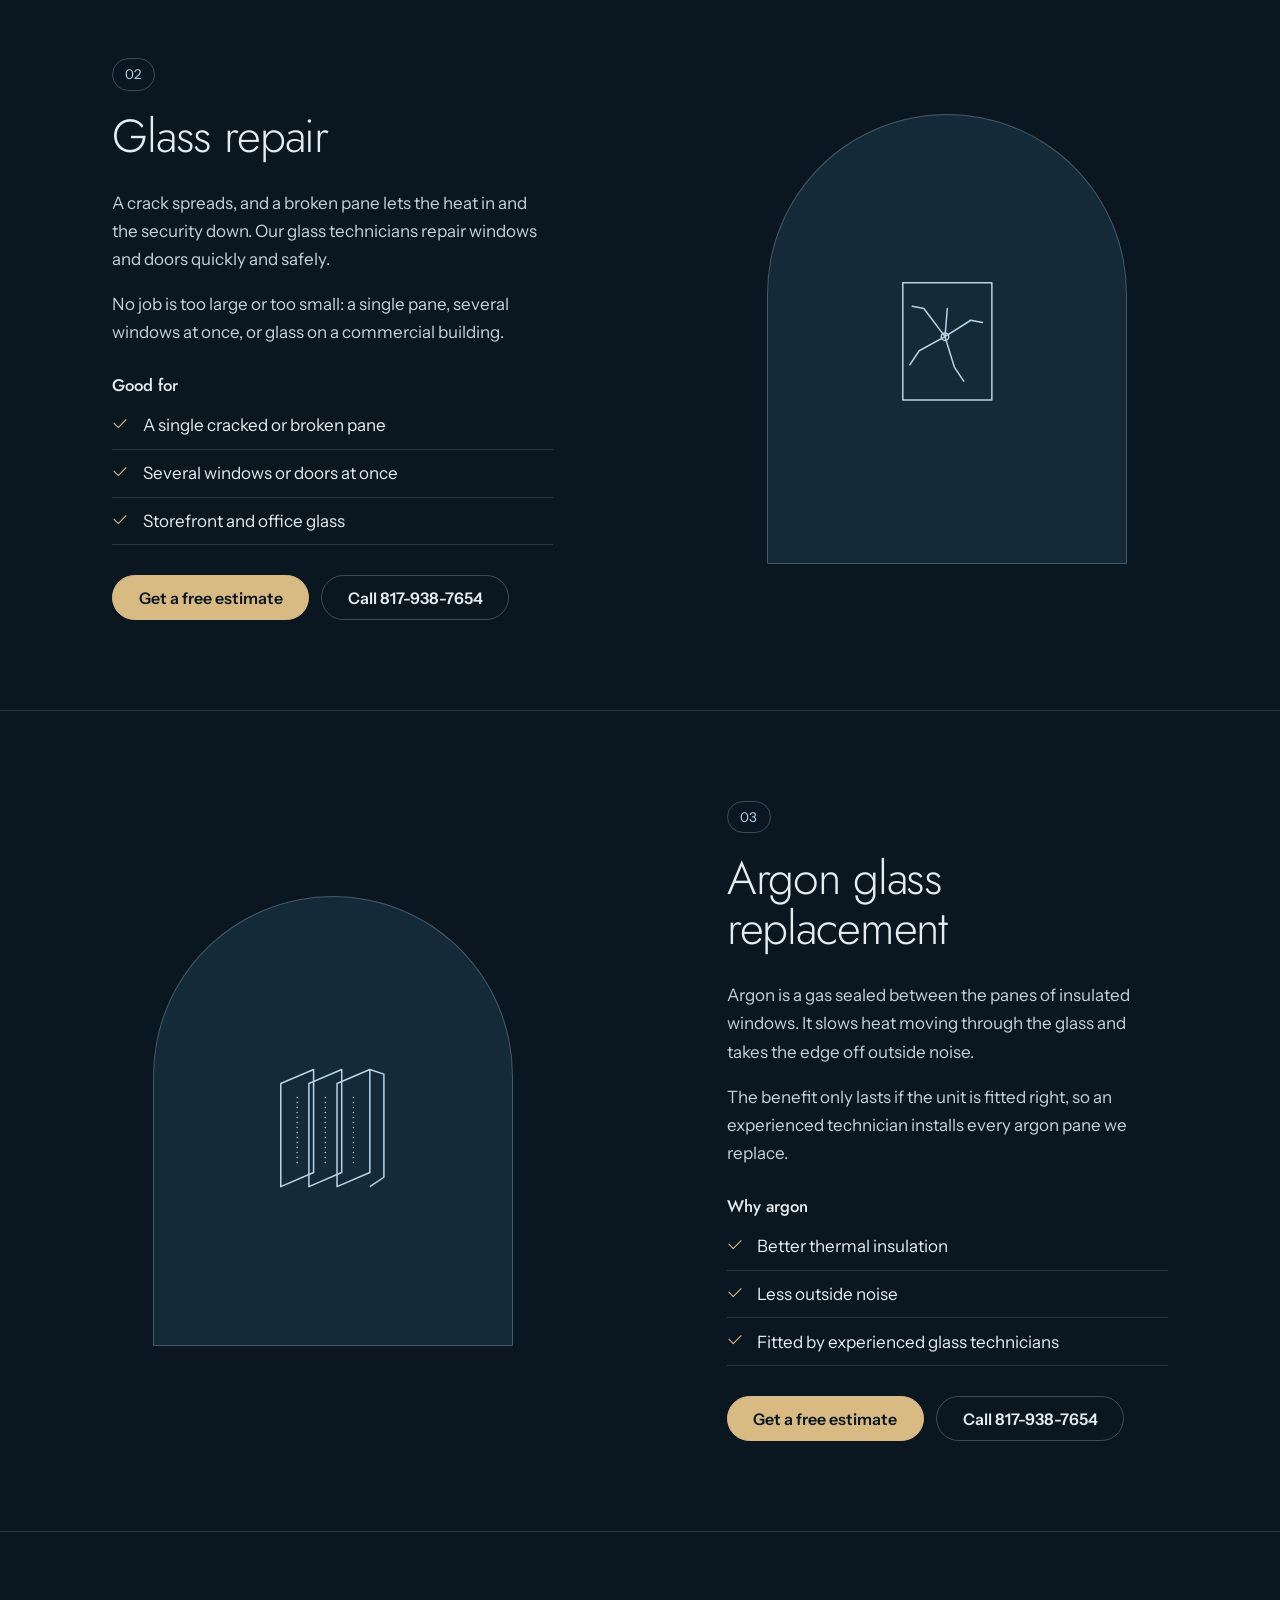
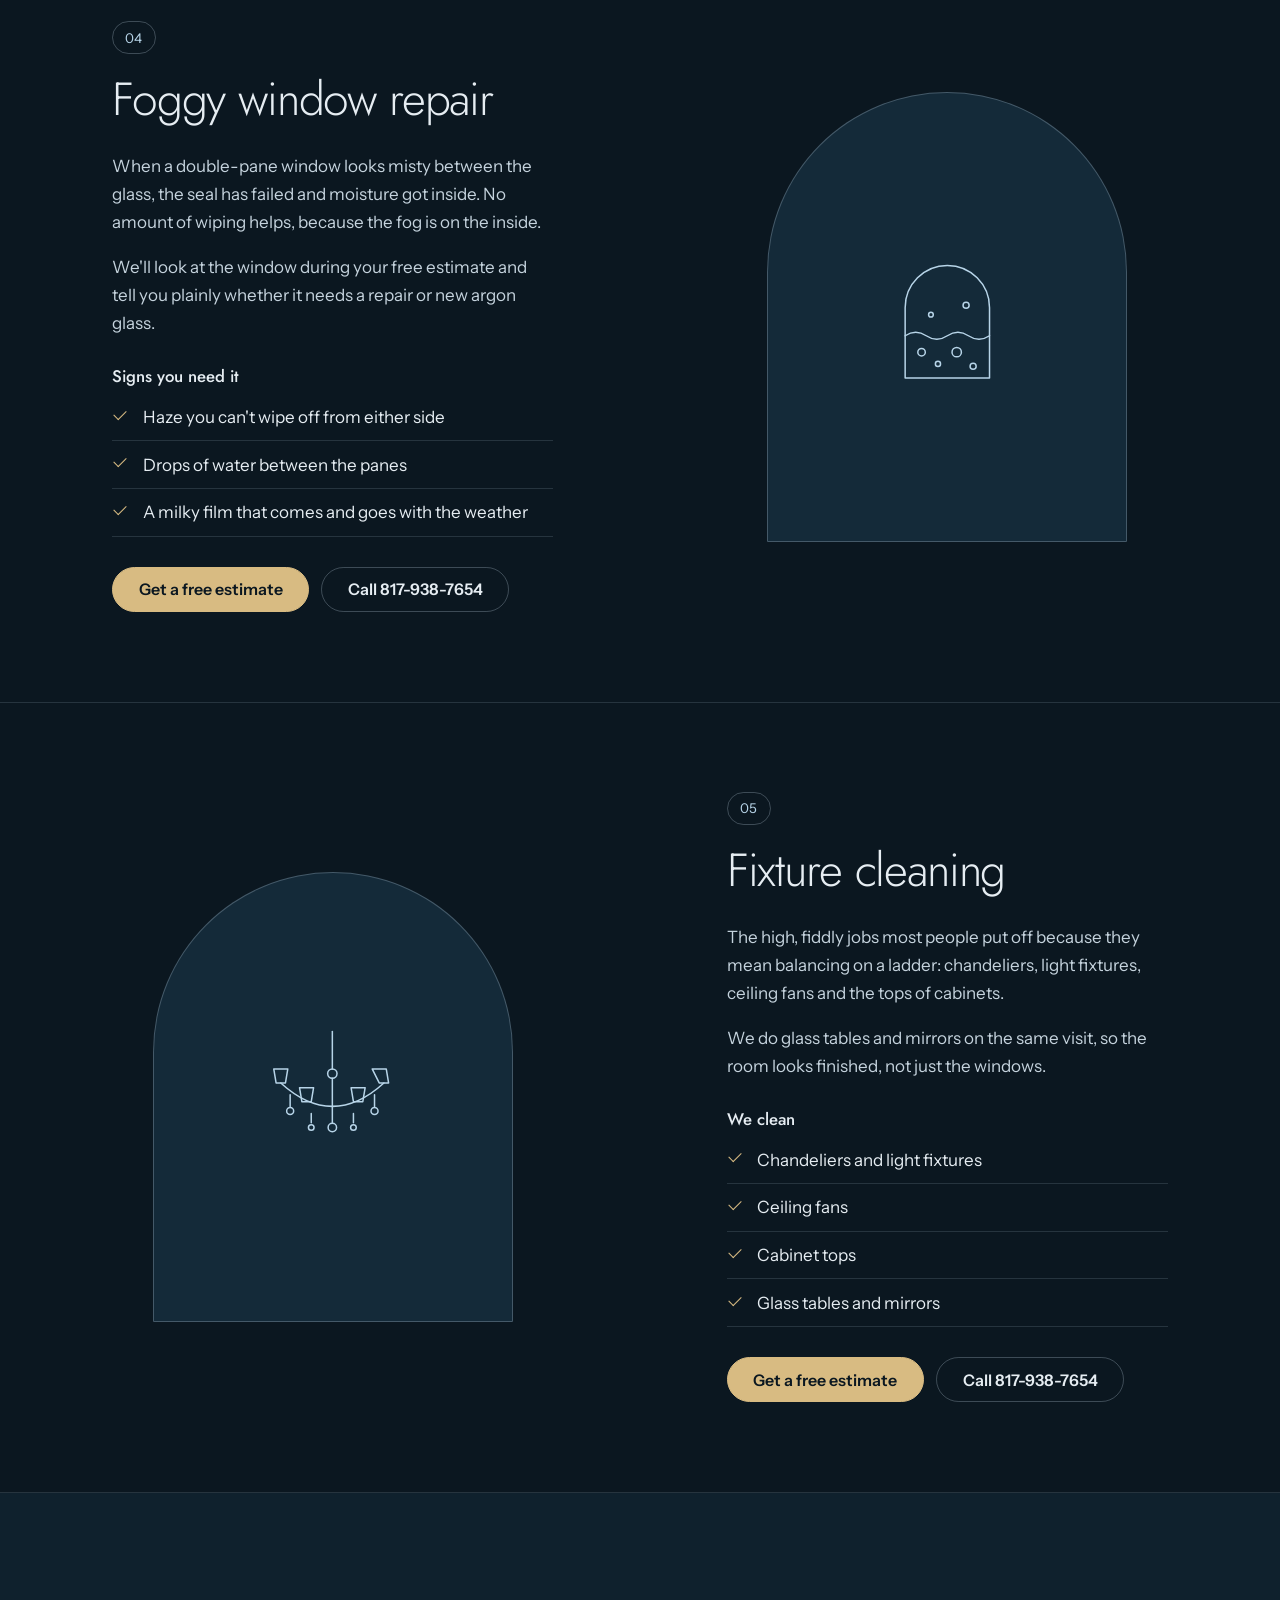
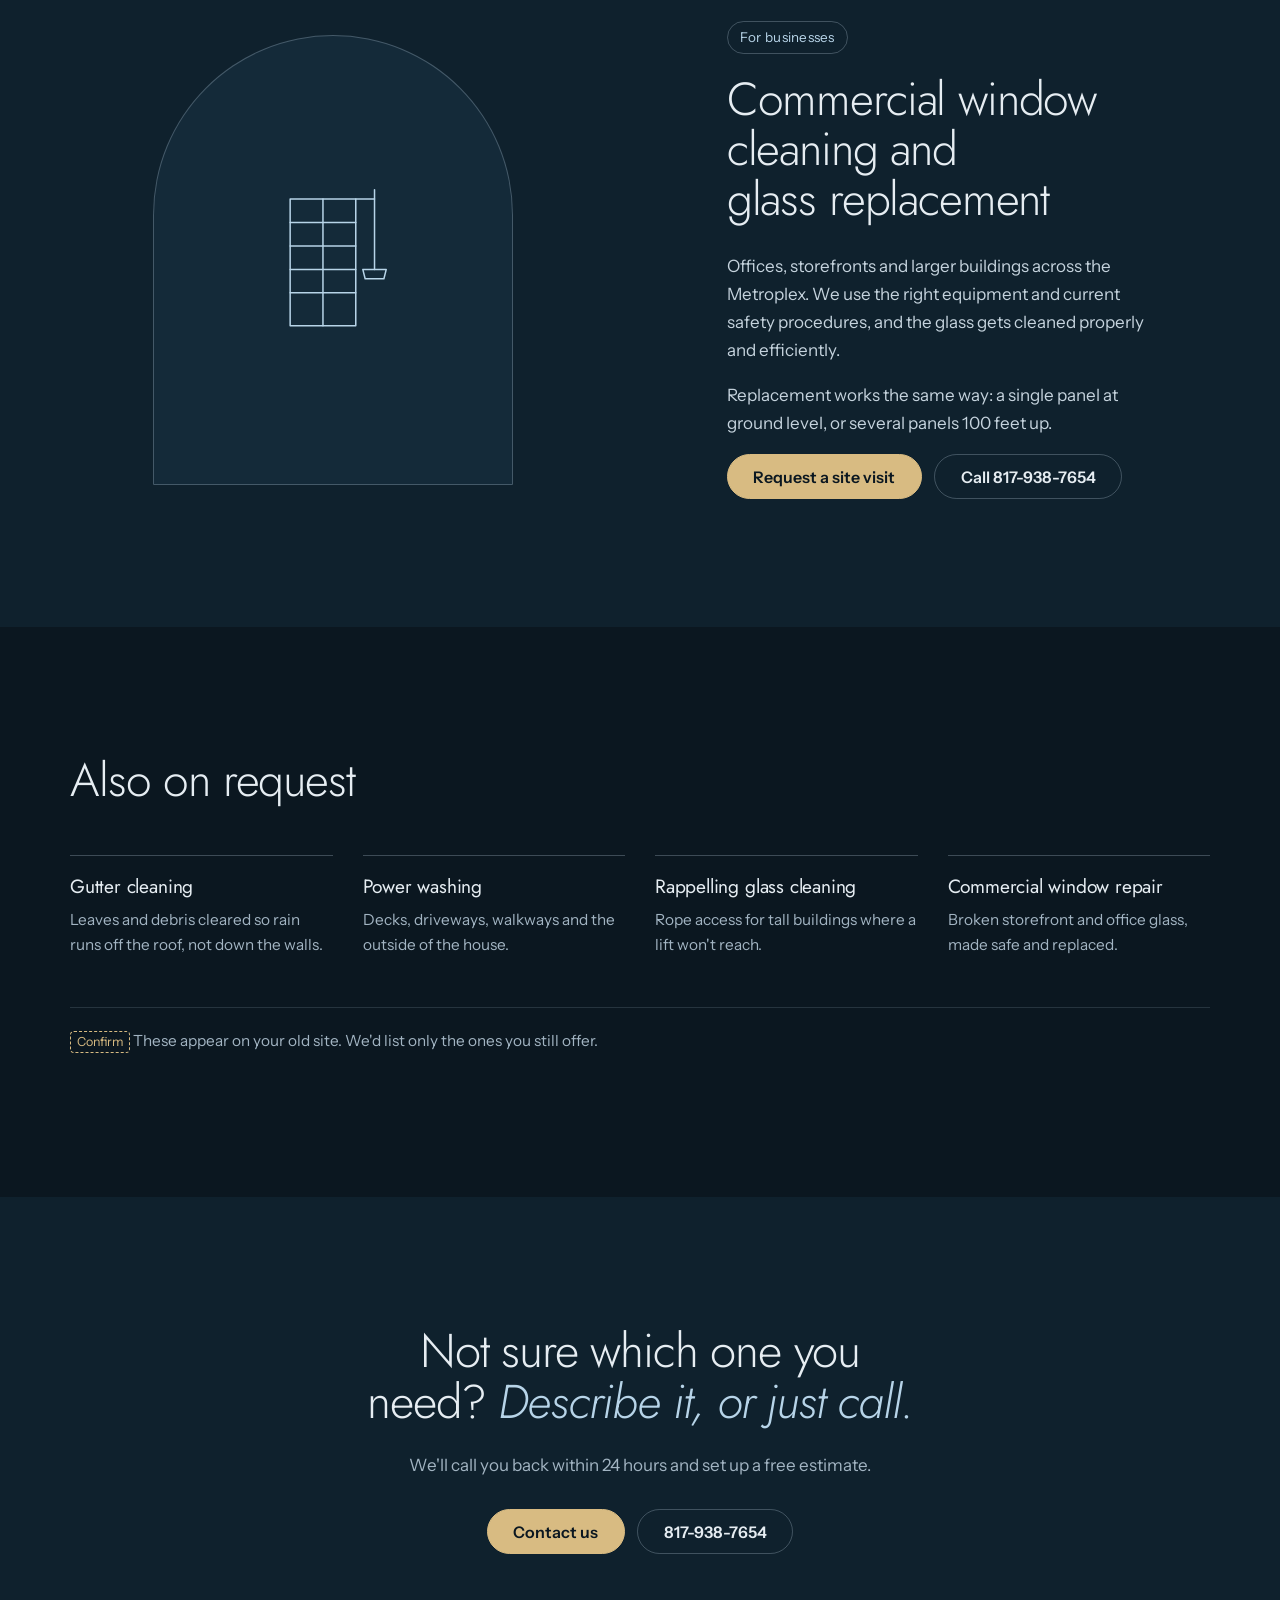
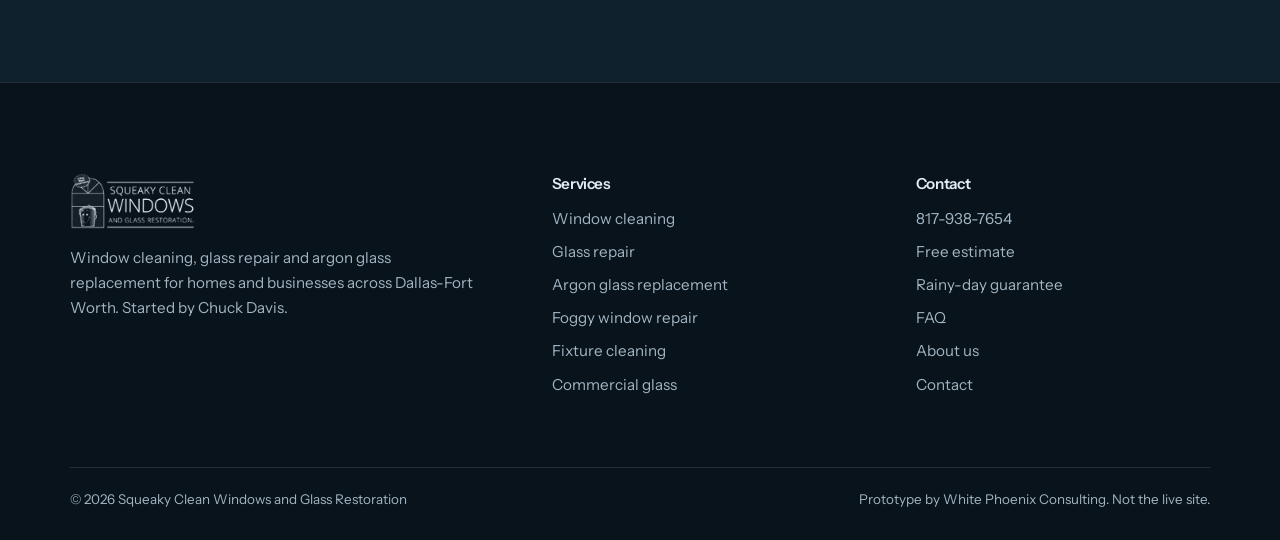
<file: services.html>
<!doctype html>
<html lang="en-US">
<head>
<meta charset="utf-8">
<meta name="viewport" content="width=device-width, initial-scale=1">
<meta name="robots" content="noindex, nofollow">
<title>Services: Window Cleaning, Glass Repair, Argon Glass | Squeaky Clean Windows</title>
<meta name="description" content="Window cleaning, glass repair, argon glass replacement, foggy window repair and fixture cleaning in Southlake and across Dallas-Fort Worth.">
<meta property="og:title" content="Squeaky Clean Windows and Glass Restoration">
<meta property="og:description" content="Window cleaning and glass repair in Southlake and across Dallas-Fort Worth.">
<meta property="og:image" content="assets/img/og.jpg">
<meta name="theme-color" content="#0b1720">
<link rel="icon" href="assets/img/favicon.png">
<link rel="preconnect" href="https://fonts.googleapis.com"><link rel="preconnect" href="https://fonts.gstatic.com" crossorigin>
<link href="https://fonts.googleapis.com/css2?family=Jost:ital,wght@0,300;0,400;0,500;1,300&family=Instrument+Sans:wght@400;500;600&display=swap" rel="stylesheet">
<link rel="stylesheet" href="assets/css/wp-blocks.css">
<link rel="stylesheet" href="assets/css/site.css">
<script>
/* View Transitions plugin pattern: the clicked card morphs into its match on the next page. */
window.addEventListener('pagereveal', function (e) {
  var k; try { k = sessionStorage.getItem('vt'); sessionStorage.removeItem('vt'); } catch (x) {}
  if (!e.viewTransition || !k) return;
  var el = document.querySelector('[data-vt-key="' + k + '"]');
  if (!el) return;
  el.style.viewTransitionName = 'expand';
  e.viewTransition.finished.then(function () { el.style.viewTransitionName = ''; });
});
</script>
<script type="speculationrules">{"prerender":[{"where":{"href_matches":"/*"},"eagerness":"moderate"}]}</script>
</head>
<body class="wp-site-blocks page-services">
<svg width="0" height="0" style="position:absolute" aria-hidden="true">
  <defs>
    <style>.ill *{vector-effect:non-scaling-stroke}</style>
    <symbol id="i-clean" viewBox="0 0 64 64"><g class="ill" fill="none" stroke="currentColor" stroke-width="1.5" stroke-linecap="round" stroke-linejoin="round"><path d="M14 58V28a18 18 0 0 1 36 0v30z"/><path d="M32 10v48M14 36h36"/><path d="M19 50q8-9 18-6" stroke-dasharray="2 3"/><path d="M38 30l14 14M45 37l9-9"/></g></symbol>
    <symbol id="i-repair" viewBox="0 0 64 64"><g class="ill" fill="none" stroke="currentColor" stroke-width="1.5" stroke-linecap="round" stroke-linejoin="round"><path d="M13 8h38v50H13z"/><path d="M31 31l-9-12-5-1M31 31l11-7 5 1M31 31l4 13 4 6M31 31l-11 6-4 6M31 31l1-12"/><circle cx="31" cy="31" r="1.6"/></g></symbol>
    <symbol id="i-argon" viewBox="0 0 64 64"><g class="ill" fill="none" stroke="currentColor" stroke-width="1.5" stroke-linejoin="round"><path d="M10 16l14-6v44l-14 6z"/><path d="M22 16l14-6v44l-14 6z"/><path d="M34 16l14-6v44l-14 6z"/><g stroke-linecap="round" stroke-dasharray="0 5"><path d="M17 22v28M29 22v28M41 22v28"/></g><path d="M48 10l6 2v44l-6 4"/></g></symbol>
    <symbol id="i-fog" viewBox="0 0 64 64"><g class="ill" fill="none" stroke="currentColor" stroke-width="1.5" stroke-linecap="round" stroke-linejoin="round"><path d="M14 58V28a18 18 0 0 1 36 0v30z"/><path d="M14 40q4.5-3 9 0t9 0 9 0 9 0"/><circle cx="21" cy="47" r="1.6"/><circle cx="28" cy="52" r="1.1"/><circle cx="36" cy="47" r="2"/><circle cx="43" cy="53" r="1.3"/><circle cx="25" cy="31" r="1"/><circle cx="40" cy="27" r="1.3"/></g></symbol>
    <symbol id="i-fixture" viewBox="0 0 64 64"><g class="ill" fill="none" stroke="currentColor" stroke-width="1.5" stroke-linecap="round" stroke-linejoin="round"><path d="M32 4v16"/><circle cx="32" cy="22" r="2"/><path d="M10 26q22 20 44 0"/><path d="M32 24v12"/><path d="M8 26h4l1-6H7zM52 26h4l-1-6h-6zM19 34h4l1-6h-6zM41 34h4l1-6h-6z"/><path d="M14 31v5M50 31v5M32 36v7M23 39v4M41 39v4"/><circle cx="14" cy="38" r="1.5"/><circle cx="50" cy="38" r="1.5"/><circle cx="32" cy="45" r="1.8"/><circle cx="23" cy="45" r="1.2"/><circle cx="41" cy="45" r="1.2"/></g></symbol>
    <symbol id="i-tower" viewBox="0 0 64 64"><g class="ill" fill="none" stroke="currentColor" stroke-width="1.5" stroke-linecap="round" stroke-linejoin="round"><path d="M14 6h28v54H14z"/><path d="M14 16h28M14 26h28M14 36h28M14 46h28M28 6v54"/><path d="M50 2v34"/><path d="M45 36h10l-1 4h-8z"/><path d="M42 6h8"/></g></symbol>
    <symbol id="i-rain" viewBox="0 0 64 64"><g class="ill" fill="none" stroke="currentColor" stroke-width="1.5" stroke-linecap="round" stroke-linejoin="round"><path d="M32 8C24 20 17 29 17 39a15 15 0 0 0 30 0c0-10-7-19-15-31z"/><path d="M26 46a8 8 0 0 0 6 3"/></g></symbol>
    <symbol id="i-screen" viewBox="0 0 64 64"><g class="ill" fill="none" stroke="currentColor" stroke-width="1.5" stroke-linecap="round" stroke-linejoin="round"><path d="M10 8h44v48H10z"/><path d="M16 14h32v36H16z"/><path d="M16 20h32M16 26h32M16 32h32M16 38h32M16 44h32M22 14v36M28 14v36M34 14v36M40 14v36" stroke-opacity=".5"/><path d="M6 60h52"/></g></symbol>
    <symbol id="i-clock" viewBox="0 0 64 64"><g class="ill" fill="none" stroke="currentColor" stroke-width="1.5" stroke-linecap="round" stroke-linejoin="round"><circle cx="32" cy="34" r="22"/><path d="M32 20v14l9 6"/><path d="M26 6h12M32 6v6"/></g></symbol>
    <symbol id="i-tag" viewBox="0 0 64 64"><g class="ill" fill="none" stroke="currentColor" stroke-width="2" stroke-linejoin="round"><path d="M8 34L34 8h22v22L30 56z"/><circle cx="45" cy="19" r="4"/></g></symbol>
  </defs>
</svg>

<div class="preview-bar" role="note">
  <span><b>Prototype</b> for Squeaky Clean Windows and Glass Restoration, by White Phoenix.</span>
  <span><span class="ph-chip">Placeholder</span> marks details we would confirm with you.</span>
</div>

<header class="site-header">
  <div class="alignwide header-row">
    <a class="wp-block-site-logo" href="./" aria-label="Squeaky Clean Windows and Glass Restoration, home"><img src="assets/img/logo-light.png" alt="Squeaky Clean Windows and Glass Restoration" width="212" height="94"></a>
    <nav class="wp-block-navigation" id="nav" aria-label="Main">
      <ul class="wp-block-navigation__container">
        <li class="wp-block-navigation-item"><a class="wp-block-navigation-item__content" href="./" data-nav="home">Home</a></li>
        <li class="wp-block-navigation-item has-child has-mega">
          <a class="wp-block-navigation-item__content" href="services.html" data-nav="services" aria-current="page">Services</a>
          <button class="wp-block-navigation-submenu__toggle" aria-expanded="false" aria-controls="mega" aria-label="Show services"><svg viewBox="0 0 12 12" aria-hidden="true"><path d="M2 4.5l4 3.5 4-3.5" fill="none" stroke="currentColor" stroke-width="1.5"/></svg></button>
          <div class="mega" id="mega"><div class="alignwide"><ul class="mega-grid"><li><a class="mega-card" href="services.html#cleaning" data-vt="svc-cleaning"><div class="mega-arch"><svg aria-hidden="true"><use href="#i-clean"/></svg></div><span class="mega-title">Window cleaning</span><span class="mega-text">Inside and out, with screens, tracks and frames done by hand.</span></a></li><li><a class="mega-card" href="services.html#repair" data-vt="svc-repair"><div class="mega-arch"><svg aria-hidden="true"><use href="#i-repair"/></svg></div><span class="mega-title">Glass repair</span><span class="mega-text">One cracked pane or a run of windows and doors.</span></a></li><li><a class="mega-card" href="services.html#argon" data-vt="svc-argon"><div class="mega-arch"><svg aria-hidden="true"><use href="#i-argon"/></svg></div><span class="mega-title">Argon glass replacement</span><span class="mega-text">Gas-filled panes that keep heat and street noise out.</span></a></li><li><a class="mega-card" href="services.html#foggy" data-vt="svc-foggy"><div class="mega-arch"><svg aria-hidden="true"><use href="#i-fog"/></svg></div><span class="mega-title">Foggy window repair</span><span class="mega-text">Haze trapped between the panes means a failed seal.</span></a></li><li><a class="mega-card" href="services.html#fixtures" data-vt="svc-fixtures"><div class="mega-arch"><svg aria-hidden="true"><use href="#i-fixture"/></svg></div><span class="mega-title">Fixture cleaning</span><span class="mega-text">Chandeliers, ceiling fans, cabinet tops and mirrors.</span></a></li></ul><div class="mega-foot"><a href="services.html">All services</a><span>Also gutters, power washing and commercial glass</span><a href="./#quote">Get a free estimate</a></div></div></div>
        </li>
        <li class="wp-block-navigation-item"><a class="wp-block-navigation-item__content" href="about.html" data-nav="about">About</a></li>
        <li class="wp-block-navigation-item"><a class="wp-block-navigation-item__content" href="./#faq">FAQ</a></li>
        <li class="wp-block-navigation-item"><a class="wp-block-navigation-item__content" href="contact.html" data-nav="contact">Contact</a></li>
      </ul>
    </nav>
    <a class="header-phone" href="tel:+18179387654"><small>Call us</small>817-938-7654</a>
    <div class="wp-block-buttons header-cta"><div class="wp-block-button"><a class="wp-block-button__link wp-element-button" href="./#quote">Free estimate</a></div></div>
    <a class="header-call" href="tel:+18179387654" aria-label="Call 817-938-7654"><svg viewBox="0 0 24 24" aria-hidden="true"><path d="M6.6 3.5l2.6 3.4-1.7 2.2a12 12 0 0 0 7.4 7.4l2.2-1.7 3.4 2.6-1.4 3.1C10.6 20.5 3.5 13.4 3.5 4.9z" fill="none" stroke="currentColor" stroke-width="1.5" stroke-linejoin="round"/></svg></a>
    <button class="menu-toggle" aria-expanded="false" aria-controls="nav">Menu</button>
  </div>
</header>
<main id="top">
<section class="page-banner">
  <div class="alignwide">
    <p class="is-style-text-annotation">Services</p>
    <h1>Window cleaning, glass repair and <em>the jobs in between.</em></h1>
    <p class="lede">One company for every window in the house, and the chandelier in the entryway. Free estimates across Southlake, Keller and the DFW Metroplex.</p>
    <nav class="jump" aria-label="Services on this page"><a href="#cleaning"><svg aria-hidden="true"><use href="#i-clean"/></svg>Window cleaning</a><a href="#repair"><svg aria-hidden="true"><use href="#i-repair"/></svg>Glass repair</a><a href="#argon"><svg aria-hidden="true"><use href="#i-argon"/></svg>Argon glass replacement</a><a href="#foggy"><svg aria-hidden="true"><use href="#i-fog"/></svg>Foggy window repair</a><a href="#fixtures"><svg aria-hidden="true"><use href="#i-fixture"/></svg>Fixture cleaning</a></nav>
  </div>
</section>

<section class="svc-row" id="cleaning"><div class="alignwide wp-block-media-text"><div class="wp-block-media-text__media"><div class="row-arch" data-vt-key="svc-cleaning"><svg aria-hidden="true"><use href="#i-clean"/></svg></div></div><div class="wp-block-media-text__content wp-reveal"><p class="is-style-text-annotation">01</p><h2>Window cleaning</h2><p>Every visit covers the glass on both sides, plus the sills, frames, screens and tracks. The whole window ends up clean, not just the middle of the pane.</p><p>A complete window and screen clean is $20 off right now. And if it rains within three days, call us and we'll come back and clean them again.</p><h3 class="list-title">What's included</h3><ul class="wp-block-list is-style-checkmark-list"><li>Glass, inside and outside</li><li>Window sills and frames</li><li>Screens</li><li>Tracks</li><li>Rainy-day guarantee for three days</li></ul><div class="wp-block-buttons"><div class="wp-block-button"><a class="wp-block-button__link wp-element-button" href="./?service=cleaning#quote">Get a free estimate</a></div><div class="wp-block-button is-style-outline"><a class="wp-block-button__link wp-element-button" href="tel:+18179387654">Call 817-938-7654</a></div></div></div></div></section>
<section class="svc-row is-flipped" id="repair"><div class="alignwide wp-block-media-text"><div class="wp-block-media-text__media"><div class="row-arch" data-vt-key="svc-repair"><svg aria-hidden="true"><use href="#i-repair"/></svg></div></div><div class="wp-block-media-text__content wp-reveal"><p class="is-style-text-annotation">02</p><h2>Glass repair</h2><p>A crack spreads, and a broken pane lets the heat in and the security down. Our glass technicians repair windows and doors quickly and safely.</p><p>No job is too large or too small: a single pane, several windows at once, or glass on a commercial building.</p><h3 class="list-title">Good for</h3><ul class="wp-block-list is-style-checkmark-list"><li>A single cracked or broken pane</li><li>Several windows or doors at once</li><li>Storefront and office glass</li></ul><div class="wp-block-buttons"><div class="wp-block-button"><a class="wp-block-button__link wp-element-button" href="./?service=repair#quote">Get a free estimate</a></div><div class="wp-block-button is-style-outline"><a class="wp-block-button__link wp-element-button" href="tel:+18179387654">Call 817-938-7654</a></div></div></div></div></section>
<section class="svc-row" id="argon"><div class="alignwide wp-block-media-text"><div class="wp-block-media-text__media"><div class="row-arch" data-vt-key="svc-argon"><svg aria-hidden="true"><use href="#i-argon"/></svg></div></div><div class="wp-block-media-text__content wp-reveal"><p class="is-style-text-annotation">03</p><h2>Argon glass replacement</h2><p>Argon is a gas sealed between the panes of insulated windows. It slows heat moving through the glass and takes the edge off outside noise.</p><p>The benefit only lasts if the unit is fitted right, so an experienced technician installs every argon pane we replace.</p><h3 class="list-title">Why argon</h3><ul class="wp-block-list is-style-checkmark-list"><li>Better thermal insulation</li><li>Less outside noise</li><li>Fitted by experienced glass technicians</li></ul><div class="wp-block-buttons"><div class="wp-block-button"><a class="wp-block-button__link wp-element-button" href="./?service=argon#quote">Get a free estimate</a></div><div class="wp-block-button is-style-outline"><a class="wp-block-button__link wp-element-button" href="tel:+18179387654">Call 817-938-7654</a></div></div></div></div></section>
<section class="svc-row is-flipped" id="foggy"><div class="alignwide wp-block-media-text"><div class="wp-block-media-text__media"><div class="row-arch" data-vt-key="svc-foggy"><svg aria-hidden="true"><use href="#i-fog"/></svg></div></div><div class="wp-block-media-text__content wp-reveal"><p class="is-style-text-annotation">04</p><h2>Foggy window repair</h2><p>When a double-pane window looks misty between the glass, the seal has failed and moisture got inside. No amount of wiping helps, because the fog is on the inside.</p><p>We'll look at the window during your free estimate and tell you plainly whether it needs a repair or new argon glass.</p><h3 class="list-title">Signs you need it</h3><ul class="wp-block-list is-style-checkmark-list"><li>Haze you can't wipe off from either side</li><li>Drops of water between the panes</li><li>A milky film that comes and goes with the weather</li></ul><div class="wp-block-buttons"><div class="wp-block-button"><a class="wp-block-button__link wp-element-button" href="./?service=foggy#quote">Get a free estimate</a></div><div class="wp-block-button is-style-outline"><a class="wp-block-button__link wp-element-button" href="tel:+18179387654">Call 817-938-7654</a></div></div></div></div></section>
<section class="svc-row" id="fixtures"><div class="alignwide wp-block-media-text"><div class="wp-block-media-text__media"><div class="row-arch" data-vt-key="svc-fixtures"><svg aria-hidden="true"><use href="#i-fixture"/></svg></div></div><div class="wp-block-media-text__content wp-reveal"><p class="is-style-text-annotation">05</p><h2>Fixture cleaning</h2><p>The high, fiddly jobs most people put off because they mean balancing on a ladder: chandeliers, light fixtures, ceiling fans and the tops of cabinets.</p><p>We do glass tables and mirrors on the same visit, so the room looks finished, not just the windows.</p><h3 class="list-title">We clean</h3><ul class="wp-block-list is-style-checkmark-list"><li>Chandeliers and light fixtures</li><li>Ceiling fans</li><li>Cabinet tops</li><li>Glass tables and mirrors</li></ul><div class="wp-block-buttons"><div class="wp-block-button"><a class="wp-block-button__link wp-element-button" href="./?service=fixtures#quote">Get a free estimate</a></div><div class="wp-block-button is-style-outline"><a class="wp-block-button__link wp-element-button" href="tel:+18179387654">Call 817-938-7654</a></div></div></div></div></section>

<section class="section alt" id="commercial">
  <div class="alignwide wp-block-media-text">
    <div class="wp-block-media-text__media"><div class="row-arch"><svg aria-hidden="true"><use href="#i-tower"/></svg></div></div>
    <div class="wp-block-media-text__content wp-reveal">
      <p class="is-style-text-annotation">For businesses</p>
      <h2>Commercial window cleaning and glass replacement</h2>
      <p>Offices, storefronts and larger buildings across the Metroplex. We use the right equipment and current safety procedures, and the glass gets cleaned properly and efficiently.</p>
      <p>Replacement works the same way: a single panel at ground level, or several panels 100 feet up.</p>
      <div class="wp-block-buttons"><div class="wp-block-button"><a class="wp-block-button__link wp-element-button" href="./?service=commercial#quote">Request a site visit</a></div><div class="wp-block-button is-style-outline"><a class="wp-block-button__link wp-element-button" href="tel:+18179387654">Call 817-938-7654</a></div></div>
    </div>
  </div>
</section>

<section class="section">
  <div class="alignwide">
    <h2 class="is-content">Also on request</h2>
    <div class="extras">
      <div class="wp-reveal"><h3>Gutter cleaning</h3><p>Leaves and debris cleared so rain runs off the roof, not down the walls.</p></div>
      <div class="wp-reveal"><h3>Power washing</h3><p>Decks, driveways, walkways and the outside of the house.</p></div>
      <div class="wp-reveal"><h3>Rappelling glass cleaning</h3><p>Rope access for tall buildings where a lift won't reach.</p></div>
      <div class="wp-reveal"><h3>Commercial window repair</h3><p>Broken storefront and office glass, made safe and replaced.</p></div>
    </div>
    <p class="also"><span class="ph-chip">Confirm</span> These appear on your old site. We'd list only the ones you still offer.</p>
  </div>
</section>

<section class="section alt">
  <div class="alignwide statement wp-reveal">
    <h2>Not sure which one you need? <em>Describe it, or just call.</em></h2>
    <p class="muted">We'll call you back within 24 hours and set up a free estimate.</p>
    <div class="wp-block-buttons" style="justify-content:center;margin-top:var(--s40)"><div class="wp-block-button"><a class="wp-block-button__link wp-element-button" href="contact.html">Contact us</a></div><div class="wp-block-button is-style-outline"><a class="wp-block-button__link wp-element-button" href="tel:+18179387654">817-938-7654</a></div></div>
  </div>
</section>
</main>
<footer class="site-footer">
  <div class="alignwide">
    <div class="footer-cols">
      <div>
        <img src="assets/img/logo-light.png" alt="Squeaky Clean Windows and Glass Restoration" width="180" height="80" style="height:56px;width:auto;margin-bottom:16px">
        <p class="muted" style="max-width:30em">Window cleaning, glass repair and argon glass replacement for homes and businesses across Dallas-Fort Worth. Started by Chuck Davis.</p>
      </div>
      <div><h4>Services</h4><ul><li><a href="services.html#cleaning">Window cleaning</a></li><li><a href="services.html#repair">Glass repair</a></li><li><a href="services.html#argon">Argon glass replacement</a></li><li><a href="services.html#foggy">Foggy window repair</a></li><li><a href="services.html#fixtures">Fixture cleaning</a></li><li><a href="services.html#commercial">Commercial glass</a></li></ul></div>
      <div><h4>Contact</h4><ul><li><a href="tel:+18179387654">817-938-7654</a></li><li><a href="./#quote">Free estimate</a></li><li><a href="./#guarantee">Rainy-day guarantee</a></li><li><a href="./#faq">FAQ</a></li><li><a href="about.html">About us</a></li><li><a href="contact.html">Contact</a></li></ul></div>
    </div>
    <div class="footer-base"><span>&copy; 2026 Squeaky Clean Windows and Glass Restoration</span><span>Prototype by White Phoenix Consulting. Not the live site.</span></div>
  </div>
</footer>

<div class="mobile-bar" aria-hidden="true">
  <a class="wp-block-button__link wp-element-button" href="tel:+18179387654" style="background:transparent;color:var(--text);border-color:var(--line-2)">Call</a>
  <a class="wp-block-button__link wp-element-button" href="./#quote">Free estimate</a>
</div>

<script src="assets/js/site.js" defer></script>
</body>
</html>
</file>
<file: assets/css/wp-blocks.css>
/* Subset of @wordpress/block-library 11.2.0 (build-style/style.css + theme.css), official WordPress block styles. */
.wp-block-button__link{cursor: pointer;
  display: inline-block;
  text-align: center;
  word-break: normal;
  overflow-wrap: anywhere;
  box-sizing: border-box;
  height: 100%;
  align-content: center;}.wp-block-button__link.aligncenter{text-align: center;}.wp-block-button__link.alignright{text-align: right;}:where(.wp-block-button__link){box-shadow: none;
  text-decoration: none;
  border-radius: 9999px;
  padding: calc(0.667em + 2px) calc(1.333em + 2px);}.wp-block-button[style*=text-decoration] .wp-block-button__link{text-decoration: inherit;}.wp-block-buttons > .wp-block-button.has-custom-width{max-width: none;}.wp-block-buttons > .wp-block-button.has-custom-width .wp-block-button__link{width: 100%;}.wp-block-buttons > .wp-block-button.has-custom-font-size .wp-block-button__link{font-size: inherit;}.wp-block-buttons > .wp-block-button[class*=wp-block-button__width]{width: calc(var(--wp--block-button--width) * 1% - var(--wp--style--block-gap, 0.5em) * (1 - var(--wp--block-button--width) / 100));}.wp-block-buttons > .wp-block-button.wp-block-button__width-25{width: calc(25% - var(--wp--style--block-gap, 0.5em) * 0.75);}.wp-block-buttons > .wp-block-button.wp-block-button__width-50{width: calc(50% - var(--wp--style--block-gap, 0.5em) * 0.5);}.wp-block-buttons > .wp-block-button.wp-block-button__width-75{width: calc(75% - var(--wp--style--block-gap, 0.5em) * 0.25);}.wp-block-buttons > .wp-block-button.wp-block-button__width-100{width: 100%;
  flex-basis: 100%;}.wp-block-buttons.is-vertical > .wp-block-button[class*=wp-block-button__width]{width: calc(var(--wp--block-button--width) * 1%);}.wp-block-buttons.is-vertical > .wp-block-button.wp-block-button__width-25{width: 25%;}.wp-block-buttons.is-vertical > .wp-block-button.wp-block-button__width-50{width: 50%;}.wp-block-buttons.is-vertical > .wp-block-button.wp-block-button__width-75{width: 75%;}.wp-block-button.is-style-squared,
.wp-block-button__link.wp-block-button.is-style-squared{border-radius: 0;}.wp-block-button.no-border-radius,
.wp-block-button__link.no-border-radius{border-radius: 0 !important;}:root :where(.wp-block-button.is-style-outline > .wp-block-button__link),
:root :where(.wp-block-button .wp-block-button__link.is-style-outline){border: 2px solid currentColor;
  padding: 0.667em 1.333em;}:root :where(.wp-block-button.is-style-outline > .wp-block-button__link:not(.has-text-color)),
:root :where(.wp-block-button .wp-block-button__link.is-style-outline:not(.has-text-color)){color: currentColor;}:root :where(.wp-block-button.is-style-outline > .wp-block-button__link:not(.has-background)),
:root :where(.wp-block-button .wp-block-button__link.is-style-outline:not(.has-background)){background-color: transparent;
  background-image: none;}.wp-block-buttons{box-sizing: border-box;}.wp-block-buttons.is-vertical{flex-direction: column;}.wp-block-buttons.is-vertical > .wp-block-button:last-child{margin-bottom: 0;}.wp-block-buttons > .wp-block-button{display: inline-block;
  margin: 0;}.wp-block-buttons.is-content-justification-left{justify-content: flex-start;}.wp-block-buttons.is-content-justification-left.is-vertical{align-items: flex-start;}.wp-block-buttons.is-content-justification-center{justify-content: center;}.wp-block-buttons.is-content-justification-center.is-vertical{align-items: center;}.wp-block-buttons.is-content-justification-right{justify-content: flex-end;}.wp-block-buttons.is-content-justification-right.is-vertical{align-items: flex-end;}.wp-block-buttons.is-content-justification-space-between{justify-content: space-between;}.wp-block-buttons.aligncenter{text-align: center;}.wp-block-buttons{}.wp-block-buttons:not(.is-content-justification-space-between,
.is-content-justification-right,
.is-content-justification-left,
.is-content-justification-center) .wp-block-button.aligncenter{margin-left: auto;
  margin-right: auto;
  width: 100%;}.wp-block-buttons[style*=text-decoration] .wp-block-button,
.wp-block-buttons[style*=text-decoration] .wp-block-button__link{text-decoration: inherit;}.wp-block-buttons.has-custom-font-size .wp-block-button__link{font-size: inherit;}.wp-block-buttons .wp-block-button__link{width: 100%;}.wp-block-button.aligncenter{text-align: center;}:where(.wp-block-categories__label:not(.screen-reader-text)){width: 100%;
  display: block;}.wp-block-columns{display: flex;
  box-sizing: border-box;
  flex-wrap: wrap !important;}@media (min-width: 782px){.wp-block-columns{flex-wrap: nowrap !important;}}.wp-block-columns{align-items: initial !important;}.wp-block-columns.are-vertically-aligned-top{align-items: flex-start;}.wp-block-columns.are-vertically-aligned-center{align-items: center;}.wp-block-columns.are-vertically-aligned-bottom{align-items: flex-end;}@media (max-width: 781px){.wp-block-columns:not(.is-not-stacked-on-mobile) > .wp-block-column{flex-basis: 100% !important;}}@media (min-width: 782px){.wp-block-columns:not(.is-not-stacked-on-mobile) > .wp-block-column{flex-basis: 0;
    flex-grow: 1;}.wp-block-columns:not(.is-not-stacked-on-mobile) > .wp-block-column[style*=flex-basis]{flex-grow: 0;}}.wp-block-columns.is-not-stacked-on-mobile{flex-wrap: nowrap !important;}.wp-block-columns.is-not-stacked-on-mobile > .wp-block-column{flex-basis: 0;
  flex-grow: 1;}.wp-block-columns.is-not-stacked-on-mobile > .wp-block-column[style*=flex-basis]{flex-grow: 0;}:where(.wp-block-columns){margin-bottom: 1.75em;}:where(.wp-block-columns.has-background){padding: var(--wp--style--block-background-padding, 1.25em 2.375em);}.wp-block-column{flex-grow: 1;
  min-width: 0;
  word-break: normal;
  overflow-wrap: break-word;}.wp-block-column.is-vertically-aligned-top{align-self: flex-start;}.wp-block-column.is-vertically-aligned-center{align-self: center;}.wp-block-column.is-vertically-aligned-bottom{align-self: flex-end;}.wp-block-column.is-vertically-aligned-stretch{align-self: stretch;}.wp-block-column.is-vertically-aligned-top, .wp-block-column.is-vertically-aligned-center, .wp-block-column.is-vertically-aligned-bottom{width: 100%;}.wp-block-cover-image,
.wp-block-cover{min-height: 430px;
  padding: 1em;
  position: relative;
  background-position: center center;
  display: flex;
  justify-content: center;
  align-items: center;
  overflow: hidden;
  overflow: clip;
  box-sizing: border-box;}.wp-block-cover-image.has-background-dim:not([class*=-background-color]),
.wp-block-cover-image .has-background-dim:not([class*=-background-color]),
.wp-block-cover.has-background-dim:not([class*=-background-color]),
.wp-block-cover .has-background-dim:not([class*=-background-color]){background-color: #000;}.wp-block-cover-image .has-background-dim.has-background-gradient,
.wp-block-cover .has-background-dim.has-background-gradient{background-color: transparent;}.wp-block-cover-image.has-background-dim::before,
.wp-block-cover.has-background-dim::before{content: "";
  background-color: inherit;}.wp-block-cover-image.has-background-dim:not(.has-background-gradient)::before,
.wp-block-cover-image .wp-block-cover__background,
.wp-block-cover-image .wp-block-cover__gradient-background,
.wp-block-cover.has-background-dim:not(.has-background-gradient)::before,
.wp-block-cover .wp-block-cover__background,
.wp-block-cover .wp-block-cover__gradient-background{position: absolute;
  top: 0;
  left: 0;
  bottom: 0;
  right: 0;
  opacity: 0.5;}.wp-block-cover-image.has-background-dim.has-background-dim-10:not(.has-background-gradient)::before,
.wp-block-cover-image.has-background-dim.has-background-dim-10 .wp-block-cover__background,
.wp-block-cover-image.has-background-dim.has-background-dim-10 .wp-block-cover__gradient-background,
.wp-block-cover.has-background-dim.has-background-dim-10:not(.has-background-gradient)::before,
.wp-block-cover.has-background-dim.has-background-dim-10 .wp-block-cover__background,
.wp-block-cover.has-background-dim.has-background-dim-10 .wp-block-cover__gradient-background{opacity: 0.1;}.wp-block-cover-image.has-background-dim.has-background-dim-20:not(.has-background-gradient)::before,
.wp-block-cover-image.has-background-dim.has-background-dim-20 .wp-block-cover__background,
.wp-block-cover-image.has-background-dim.has-background-dim-20 .wp-block-cover__gradient-background,
.wp-block-cover.has-background-dim.has-background-dim-20:not(.has-background-gradient)::before,
.wp-block-cover.has-background-dim.has-background-dim-20 .wp-block-cover__background,
.wp-block-cover.has-background-dim.has-background-dim-20 .wp-block-cover__gradient-background{opacity: 0.2;}.wp-block-cover-image.has-background-dim.has-background-dim-30:not(.has-background-gradient)::before,
.wp-block-cover-image.has-background-dim.has-background-dim-30 .wp-block-cover__background,
.wp-block-cover-image.has-background-dim.has-background-dim-30 .wp-block-cover__gradient-background,
.wp-block-cover.has-background-dim.has-background-dim-30:not(.has-background-gradient)::before,
.wp-block-cover.has-background-dim.has-background-dim-30 .wp-block-cover__background,
.wp-block-cover.has-background-dim.has-background-dim-30 .wp-block-cover__gradient-background{opacity: 0.3;}.wp-block-cover-image.has-background-dim.has-background-dim-40:not(.has-background-gradient)::before,
.wp-block-cover-image.has-background-dim.has-background-dim-40 .wp-block-cover__background,
.wp-block-cover-image.has-background-dim.has-background-dim-40 .wp-block-cover__gradient-background,
.wp-block-cover.has-background-dim.has-background-dim-40:not(.has-background-gradient)::before,
.wp-block-cover.has-background-dim.has-background-dim-40 .wp-block-cover__background,
.wp-block-cover.has-background-dim.has-background-dim-40 .wp-block-cover__gradient-background{opacity: 0.4;}.wp-block-cover-image.has-background-dim.has-background-dim-50:not(.has-background-gradient)::before,
.wp-block-cover-image.has-background-dim.has-background-dim-50 .wp-block-cover__background,
.wp-block-cover-image.has-background-dim.has-background-dim-50 .wp-block-cover__gradient-background,
.wp-block-cover.has-background-dim.has-background-dim-50:not(.has-background-gradient)::before,
.wp-block-cover.has-background-dim.has-background-dim-50 .wp-block-cover__background,
.wp-block-cover.has-background-dim.has-background-dim-50 .wp-block-cover__gradient-background{opacity: 0.5;}.wp-block-cover-image.has-background-dim.has-background-dim-60:not(.has-background-gradient)::before,
.wp-block-cover-image.has-background-dim.has-background-dim-60 .wp-block-cover__background,
.wp-block-cover-image.has-background-dim.has-background-dim-60 .wp-block-cover__gradient-background,
.wp-block-cover.has-background-dim.has-background-dim-60:not(.has-background-gradient)::before,
.wp-block-cover.has-background-dim.has-background-dim-60 .wp-block-cover__background,
.wp-block-cover.has-background-dim.has-background-dim-60 .wp-block-cover__gradient-background{opacity: 0.6;}.wp-block-cover-image.has-background-dim.has-background-dim-70:not(.has-background-gradient)::before,
.wp-block-cover-image.has-background-dim.has-background-dim-70 .wp-block-cover__background,
.wp-block-cover-image.has-background-dim.has-background-dim-70 .wp-block-cover__gradient-background,
.wp-block-cover.has-background-dim.has-background-dim-70:not(.has-background-gradient)::before,
.wp-block-cover.has-background-dim.has-background-dim-70 .wp-block-cover__background,
.wp-block-cover.has-background-dim.has-background-dim-70 .wp-block-cover__gradient-background{opacity: 0.7;}.wp-block-cover-image.has-background-dim.has-background-dim-80:not(.has-background-gradient)::before,
.wp-block-cover-image.has-background-dim.has-background-dim-80 .wp-block-cover__background,
.wp-block-cover-image.has-background-dim.has-background-dim-80 .wp-block-cover__gradient-background,
.wp-block-cover.has-background-dim.has-background-dim-80:not(.has-background-gradient)::before,
.wp-block-cover.has-background-dim.has-background-dim-80 .wp-block-cover__background,
.wp-block-cover.has-background-dim.has-background-dim-80 .wp-block-cover__gradient-background{opacity: 0.8;}.wp-block-cover-image.has-background-dim.has-background-dim-90:not(.has-background-gradient)::before,
.wp-block-cover-image.has-background-dim.has-background-dim-90 .wp-block-cover__background,
.wp-block-cover-image.has-background-dim.has-background-dim-90 .wp-block-cover__gradient-background,
.wp-block-cover.has-background-dim.has-background-dim-90:not(.has-background-gradient)::before,
.wp-block-cover.has-background-dim.has-background-dim-90 .wp-block-cover__background,
.wp-block-cover.has-background-dim.has-background-dim-90 .wp-block-cover__gradient-background{opacity: 0.9;}.wp-block-cover-image.has-background-dim.has-background-dim-100:not(.has-background-gradient)::before,
.wp-block-cover-image.has-background-dim.has-background-dim-100 .wp-block-cover__background,
.wp-block-cover-image.has-background-dim.has-background-dim-100 .wp-block-cover__gradient-background,
.wp-block-cover.has-background-dim.has-background-dim-100:not(.has-background-gradient)::before,
.wp-block-cover.has-background-dim.has-background-dim-100 .wp-block-cover__background,
.wp-block-cover.has-background-dim.has-background-dim-100 .wp-block-cover__gradient-background{opacity: 1;}.wp-block-cover-image .wp-block-cover__gradient-background.has-background-dim.has-background-dim-0,
.wp-block-cover-image .wp-block-cover__background.has-background-dim.has-background-dim-0,
.wp-block-cover .wp-block-cover__gradient-background.has-background-dim.has-background-dim-0,
.wp-block-cover .wp-block-cover__background.has-background-dim.has-background-dim-0{opacity: 0;}.wp-block-cover-image .wp-block-cover__gradient-background.has-background-dim.has-background-dim-10,
.wp-block-cover-image .wp-block-cover__background.has-background-dim.has-background-dim-10,
.wp-block-cover .wp-block-cover__gradient-background.has-background-dim.has-background-dim-10,
.wp-block-cover .wp-block-cover__background.has-background-dim.has-background-dim-10{opacity: 0.1;}.wp-block-cover-image .wp-block-cover__gradient-background.has-background-dim.has-background-dim-20,
.wp-block-cover-image .wp-block-cover__background.has-background-dim.has-background-dim-20,
.wp-block-cover .wp-block-cover__gradient-background.has-background-dim.has-background-dim-20,
.wp-block-cover .wp-block-cover__background.has-background-dim.has-background-dim-20{opacity: 0.2;}.wp-block-cover-image .wp-block-cover__gradient-background.has-background-dim.has-background-dim-30,
.wp-block-cover-image .wp-block-cover__background.has-background-dim.has-background-dim-30,
.wp-block-cover .wp-block-cover__gradient-background.has-background-dim.has-background-dim-30,
.wp-block-cover .wp-block-cover__background.has-background-dim.has-background-dim-30{opacity: 0.3;}.wp-block-cover-image .wp-block-cover__gradient-background.has-background-dim.has-background-dim-40,
.wp-block-cover-image .wp-block-cover__background.has-background-dim.has-background-dim-40,
.wp-block-cover .wp-block-cover__gradient-background.has-background-dim.has-background-dim-40,
.wp-block-cover .wp-block-cover__background.has-background-dim.has-background-dim-40{opacity: 0.4;}.wp-block-cover-image .wp-block-cover__gradient-background.has-background-dim.has-background-dim-50,
.wp-block-cover-image .wp-block-cover__background.has-background-dim.has-background-dim-50,
.wp-block-cover .wp-block-cover__gradient-background.has-background-dim.has-background-dim-50,
.wp-block-cover .wp-block-cover__background.has-background-dim.has-background-dim-50{opacity: 0.5;}.wp-block-cover-image .wp-block-cover__gradient-background.has-background-dim.has-background-dim-60,
.wp-block-cover-image .wp-block-cover__background.has-background-dim.has-background-dim-60,
.wp-block-cover .wp-block-cover__gradient-background.has-background-dim.has-background-dim-60,
.wp-block-cover .wp-block-cover__background.has-background-dim.has-background-dim-60{opacity: 0.6;}.wp-block-cover-image .wp-block-cover__gradient-background.has-background-dim.has-background-dim-70,
.wp-block-cover-image .wp-block-cover__background.has-background-dim.has-background-dim-70,
.wp-block-cover .wp-block-cover__gradient-background.has-background-dim.has-background-dim-70,
.wp-block-cover .wp-block-cover__background.has-background-dim.has-background-dim-70{opacity: 0.7;}.wp-block-cover-image .wp-block-cover__gradient-background.has-background-dim.has-background-dim-80,
.wp-block-cover-image .wp-block-cover__background.has-background-dim.has-background-dim-80,
.wp-block-cover .wp-block-cover__gradient-background.has-background-dim.has-background-dim-80,
.wp-block-cover .wp-block-cover__background.has-background-dim.has-background-dim-80{opacity: 0.8;}.wp-block-cover-image .wp-block-cover__gradient-background.has-background-dim.has-background-dim-90,
.wp-block-cover-image .wp-block-cover__background.has-background-dim.has-background-dim-90,
.wp-block-cover .wp-block-cover__gradient-background.has-background-dim.has-background-dim-90,
.wp-block-cover .wp-block-cover__background.has-background-dim.has-background-dim-90{opacity: 0.9;}.wp-block-cover-image .wp-block-cover__gradient-background.has-background-dim.has-background-dim-100,
.wp-block-cover-image .wp-block-cover__background.has-background-dim.has-background-dim-100,
.wp-block-cover .wp-block-cover__gradient-background.has-background-dim.has-background-dim-100,
.wp-block-cover .wp-block-cover__background.has-background-dim.has-background-dim-100{opacity: 1;}.wp-block-cover-image.alignleft, .wp-block-cover-image.alignright,
.wp-block-cover.alignleft,
.wp-block-cover.alignright{max-width: 420px;
  width: 100%;}.wp-block-cover-image.aligncenter, .wp-block-cover-image.alignleft, .wp-block-cover-image.alignright,
.wp-block-cover.aligncenter,
.wp-block-cover.alignleft,
.wp-block-cover.alignright{display: flex;}.wp-block-cover-image .wp-block-cover__inner-container,
.wp-block-cover .wp-block-cover__inner-container{position: relative;
  width: 100%;
  color: inherit;}.wp-block-cover-image.is-position-top-left,
.wp-block-cover.is-position-top-left{align-items: flex-start;
  justify-content: flex-start;}.wp-block-cover-image.is-position-top-center,
.wp-block-cover.is-position-top-center{align-items: flex-start;
  justify-content: center;}.wp-block-cover-image.is-position-top-right,
.wp-block-cover.is-position-top-right{align-items: flex-start;
  justify-content: flex-end;}.wp-block-cover-image.is-position-center-left,
.wp-block-cover.is-position-center-left{align-items: center;
  justify-content: flex-start;}.wp-block-cover-image.is-position-center-center,
.wp-block-cover.is-position-center-center{align-items: center;
  justify-content: center;}.wp-block-cover-image.is-position-center-right,
.wp-block-cover.is-position-center-right{align-items: center;
  justify-content: flex-end;}.wp-block-cover-image.is-position-bottom-left,
.wp-block-cover.is-position-bottom-left{align-items: flex-end;
  justify-content: flex-start;}.wp-block-cover-image.is-position-bottom-center,
.wp-block-cover.is-position-bottom-center{align-items: flex-end;
  justify-content: center;}.wp-block-cover-image.is-position-bottom-right,
.wp-block-cover.is-position-bottom-right{align-items: flex-end;
  justify-content: flex-end;}.wp-block-cover-image.has-custom-content-position.has-custom-content-position .wp-block-cover__inner-container,
.wp-block-cover.has-custom-content-position.has-custom-content-position .wp-block-cover__inner-container{margin: 0;}.wp-block-cover-image.has-custom-content-position.has-custom-content-position.is-position-top-left .wp-block-cover__inner-container, .wp-block-cover-image.has-custom-content-position.has-custom-content-position.is-position-top-right .wp-block-cover__inner-container, .wp-block-cover-image.has-custom-content-position.has-custom-content-position.is-position-center-left .wp-block-cover__inner-container, .wp-block-cover-image.has-custom-content-position.has-custom-content-position.is-position-center-right .wp-block-cover__inner-container, .wp-block-cover-image.has-custom-content-position.has-custom-content-position.is-position-bottom-left .wp-block-cover__inner-container, .wp-block-cover-image.has-custom-content-position.has-custom-content-position.is-position-bottom-right .wp-block-cover__inner-container,
.wp-block-cover.has-custom-content-position.has-custom-content-position.is-position-top-left .wp-block-cover__inner-container,
.wp-block-cover.has-custom-content-position.has-custom-content-position.is-position-top-right .wp-block-cover__inner-container,
.wp-block-cover.has-custom-content-position.has-custom-content-position.is-position-center-left .wp-block-cover__inner-container,
.wp-block-cover.has-custom-content-position.has-custom-content-position.is-position-center-right .wp-block-cover__inner-container,
.wp-block-cover.has-custom-content-position.has-custom-content-position.is-position-bottom-left .wp-block-cover__inner-container,
.wp-block-cover.has-custom-content-position.has-custom-content-position.is-position-bottom-right .wp-block-cover__inner-container{margin: 0;
  width: auto;}.wp-block-cover-image .wp-block-cover__image-background,
.wp-block-cover-image video.wp-block-cover__video-background,
.wp-block-cover .wp-block-cover__image-background,
.wp-block-cover video.wp-block-cover__video-background{position: absolute;
  top: 0;
  left: 0;
  right: 0;
  bottom: 0;
  margin: 0;
  padding: 0;
  width: 100%;
  height: 100%;
  max-width: none;
  max-height: none;
  object-fit: cover;
  outline: none;
  border: none;
  box-shadow: none;}@supports (-webkit-hyphens: none){.wp-block-cover-image.has-aspect-ratio,
  .wp-block-cover.has-aspect-ratio{min-height: fit-content !important;}}.wp-block-cover-image .wp-block-cover__embed-background,
.wp-block-cover .wp-block-cover__embed-background{position: absolute;
  top: 0;
  left: 0;
  right: 0;
  bottom: 0;
  margin: 0;
  padding: 0;
  width: 100%;
  height: 100%;
  max-width: none;
  max-height: none;
  outline: none;
  border: none;
  box-shadow: none;
  pointer-events: none;}.wp-block-cover-image .wp-block-cover__embed-background .wp-block-embed__wrapper,
.wp-block-cover .wp-block-cover__embed-background .wp-block-embed__wrapper{position: absolute;
  top: 0;
  left: 0;
  right: 0;
  bottom: 0;
  margin: 0;
  padding: 0;
  width: 100%;
  height: 100%;}.wp-block-cover-image .wp-block-cover__embed-background iframe,
.wp-block-cover-image .wp-block-cover__embed-background .wp-block-embed__wrapper iframe,
.wp-block-cover .wp-block-cover__embed-background iframe,
.wp-block-cover .wp-block-cover__embed-background .wp-block-embed__wrapper iframe{position: absolute;
  top: 50%;
  left: 50%;
  width: 100vw;
  height: 100vh;
  min-width: 100%;
  min-height: 100%;
  transform: translate(-50%, -50%);
  pointer-events: none;}.wp-block-cover-image.has-parallax,
.wp-block-cover.has-parallax,
.wp-block-cover__image-background.has-parallax,
video.wp-block-cover__video-background.has-parallax{background-attachment: fixed;
  background-size: cover;
  background-repeat: no-repeat;}@supports (-webkit-touch-callout: inherit){.wp-block-cover-image.has-parallax,
  .wp-block-cover.has-parallax,
  .wp-block-cover__image-background.has-parallax,
  video.wp-block-cover__video-background.has-parallax{background-attachment: scroll;}}@media (prefers-reduced-motion: reduce){.wp-block-cover-image.has-parallax,
  .wp-block-cover.has-parallax,
  .wp-block-cover__image-background.has-parallax,
  video.wp-block-cover__video-background.has-parallax{background-attachment: scroll;}}.wp-block-cover-image.is-repeated,
.wp-block-cover.is-repeated,
.wp-block-cover__image-background.is-repeated,
video.wp-block-cover__video-background.is-repeated{background-repeat: repeat;
  background-size: auto;}section.wp-block-cover-image h2,
.wp-block-cover-image-text,
.wp-block-cover-text{color: #fff;}section.wp-block-cover-image h2 a,
section.wp-block-cover-image h2 a:hover,
section.wp-block-cover-image h2 a:focus,
section.wp-block-cover-image h2 a:active,
.wp-block-cover-image-text a,
.wp-block-cover-image-text a:hover,
.wp-block-cover-image-text a:focus,
.wp-block-cover-image-text a:active,
.wp-block-cover-text a,
.wp-block-cover-text a:hover,
.wp-block-cover-text a:focus,
.wp-block-cover-text a:active{color: #fff;}.wp-block-cover-image .wp-block-cover.has-left-content{justify-content: flex-start;}.wp-block-cover-image .wp-block-cover.has-right-content{justify-content: flex-end;}section.wp-block-cover-image.has-left-content > h2,
.wp-block-cover-image.has-left-content .wp-block-cover-image-text,
.wp-block-cover.has-left-content .wp-block-cover-text{margin-left: 0;
  text-align: left;}section.wp-block-cover-image.has-right-content > h2,
.wp-block-cover-image.has-right-content .wp-block-cover-image-text,
.wp-block-cover.has-right-content .wp-block-cover-text{margin-right: 0;
  text-align: right;}section.wp-block-cover-image > h2,
.wp-block-cover-image .wp-block-cover-image-text,
.wp-block-cover .wp-block-cover-text{font-size: 2em;
  line-height: 1.25;
  z-index: 1;
  margin-bottom: 0;
  max-width: 840px;
  padding: 0.44em;
  text-align: center;}:where(.wp-block-cover:not(.has-text-color)),
:where(.wp-block-cover-image:not(.has-text-color)){color: #fff;}:where(.wp-block-cover.is-light:not(.has-text-color)),
:where(.wp-block-cover-image.is-light:not(.has-text-color)){color: #000;}:root :where(.wp-block-cover p:not(.has-text-color)),
:root :where(.wp-block-cover h1:not(.has-text-color)),
:root :where(.wp-block-cover h2:not(.has-text-color)),
:root :where(.wp-block-cover h3:not(.has-text-color)),
:root :where(.wp-block-cover h4:not(.has-text-color)),
:root :where(.wp-block-cover h5:not(.has-text-color)),
:root :where(.wp-block-cover h6:not(.has-text-color)){color: inherit;}body:not(.editor-styles-wrapper) .wp-block-cover:not(.wp-block-cover:has(.wp-block-cover__background + .wp-block-cover__inner-container)) .wp-block-cover__video-background{z-index: 0;}body:not(.editor-styles-wrapper) .wp-block-cover:not(.wp-block-cover:has(.wp-block-cover__background + .wp-block-cover__inner-container)) .wp-block-cover__embed-background{z-index: 0;}body:not(.editor-styles-wrapper) .wp-block-cover:not(.wp-block-cover:has(.wp-block-cover__background + .wp-block-cover__inner-container)) .wp-block-cover__image-background{z-index: 0;}body:not(.editor-styles-wrapper) .wp-block-cover:not(.wp-block-cover:has(.wp-block-cover__background + .wp-block-cover__inner-container)).has-background-dim:not(.has-background-gradient)::before,
body:not(.editor-styles-wrapper) .wp-block-cover:not(.wp-block-cover:has(.wp-block-cover__background + .wp-block-cover__inner-container)) .wp-block-cover__background,
body:not(.editor-styles-wrapper) .wp-block-cover:not(.wp-block-cover:has(.wp-block-cover__background + .wp-block-cover__inner-container)) .wp-block-cover__gradient-background{z-index: 1;}body:not(.editor-styles-wrapper) .wp-block-cover:not(.wp-block-cover:has(.wp-block-cover__background + .wp-block-cover__inner-container)) .wp-block-cover__inner-container{z-index: 1;}.has-modal-open body:not(.editor-styles-wrapper) .wp-block-cover:not(.wp-block-cover:has(.wp-block-cover__background + .wp-block-cover__inner-container)) .wp-block-cover__inner-container{z-index: auto;}.wp-block-details{box-sizing: border-box;}.wp-block-details summary{cursor: pointer;}:root :where(.wp-block-cover .wp-block-embed){min-width: 320px;
  min-height: 240px;}.wp-block-group.is-layout-flex .wp-block-embed{flex: 1 1 0%;}:root :where(.wp-block-group.is-layout-flex .wp-block-embed){min-width: 0;}.wp-block-file:not(.wp-element-button){font-size: 0.8em;}.wp-block-gallery.has-nested-images:where(.is-layout-flex) figure.wp-block-image:not(#individual-image){width: calc(50% - var(--wp--style--unstable-gallery-gap, 16px) / 2);
  margin: 0;}.wp-block-gallery.has-nested-images:where(.is-layout-flex) figure.wp-block-image{display: flex;
  flex-grow: 1;
  justify-content: center;
  flex-direction: column;
  max-width: 100%;
  box-sizing: border-box;}.wp-block-gallery.has-nested-images:where(.is-layout-flex) figure.wp-block-image > div,
.wp-block-gallery.has-nested-images:where(.is-layout-flex) figure.wp-block-image > a{margin: 0;
  flex-direction: column;
  flex-grow: 1;}.wp-block-gallery.has-nested-images:where(.is-layout-flex) figure.wp-block-image img{display: block;
  height: auto;
  max-width: 100% !important;
  width: auto;}.wp-block-gallery.has-nested-images:where(.is-layout-flex):not(.is-cropped) figure.wp-block-image:not(#individual-image){margin-top: 0;
  margin-bottom: auto;}.wp-block-gallery.has-nested-images:where(.is-layout-flex).is-cropped figure.wp-block-image:not(#individual-image){align-self: inherit;}.wp-block-gallery.has-nested-images:where(.is-layout-flex).is-cropped figure.wp-block-image:not(#individual-image) > div:not(.components-drop-zone),
.wp-block-gallery.has-nested-images:where(.is-layout-flex).is-cropped figure.wp-block-image:not(#individual-image) > a{display: flex;}.wp-block-gallery.has-nested-images:where(.is-layout-flex).is-cropped figure.wp-block-image:not(#individual-image) a,
.wp-block-gallery.has-nested-images:where(.is-layout-flex).is-cropped figure.wp-block-image:not(#individual-image) img{width: 100%;
  flex: 1 0 0%;
  height: 100%;
  object-fit: cover;}.wp-block-gallery.has-nested-images:where(.is-layout-flex).columns-1 figure.wp-block-image:not(#individual-image){width: 100%;}@media (min-width: 600px){.wp-block-gallery.has-nested-images:where(.is-layout-flex).columns-3 figure.wp-block-image:not(#individual-image){width: calc(33.3333333333% - var(--wp--style--unstable-gallery-gap, 16px) * 0.6666666667);}.wp-block-gallery.has-nested-images:where(.is-layout-flex).columns-4 figure.wp-block-image:not(#individual-image){width: calc(25% - var(--wp--style--unstable-gallery-gap, 16px) * 0.75);}.wp-block-gallery.has-nested-images:where(.is-layout-flex).columns-5 figure.wp-block-image:not(#individual-image){width: calc(20% - var(--wp--style--unstable-gallery-gap, 16px) * 0.8);}.wp-block-gallery.has-nested-images:where(.is-layout-flex).columns-6 figure.wp-block-image:not(#individual-image){width: calc(16.6666666667% - var(--wp--style--unstable-gallery-gap, 16px) * 0.8333333333);}.wp-block-gallery.has-nested-images:where(.is-layout-flex).columns-7 figure.wp-block-image:not(#individual-image){width: calc(14.2857142857% - var(--wp--style--unstable-gallery-gap, 16px) * 0.8571428571);}.wp-block-gallery.has-nested-images:where(.is-layout-flex).columns-8 figure.wp-block-image:not(#individual-image){width: calc(12.5% - var(--wp--style--unstable-gallery-gap, 16px) * 0.875);}.wp-block-gallery.has-nested-images:where(.is-layout-flex).columns-default figure.wp-block-image:not(#individual-image){width: calc(33.33% - var(--wp--style--unstable-gallery-gap, 16px) * 0.6666666667);}.wp-block-gallery.has-nested-images:where(.is-layout-flex).columns-default figure.wp-block-image:not(#individual-image):first-child:nth-last-child(2),
  .wp-block-gallery.has-nested-images:where(.is-layout-flex).columns-default figure.wp-block-image:not(#individual-image):first-child:nth-last-child(2) ~ figure.wp-block-image:not(#individual-image){width: calc(50% - var(--wp--style--unstable-gallery-gap, 16px) * 0.5);}.wp-block-gallery.has-nested-images:where(.is-layout-flex).columns-default figure.wp-block-image:not(#individual-image):first-child:nth-last-child(1){width: 100%;}}.wp-block-gallery.has-nested-images figure.wp-block-image{position: relative;
  margin: 0;}.wp-block-gallery.has-nested-images figure.wp-block-image:has(figcaption)::before,
.wp-block-gallery.has-nested-images figure.wp-block-image figcaption{position: absolute;
  bottom: 0;
  right: 0;
  left: 0;
  max-height: 100%;}.wp-block-gallery.has-nested-images figure.wp-block-image:has(figcaption)::before{content: "";
  height: 100%;
  max-height: 3em;
  pointer-events: none;
  backdrop-filter: blur(3px);
  mask-image: linear-gradient(0deg, #000 20%, transparent 100%);}.wp-block-gallery.has-nested-images figure.wp-block-image figcaption{color: #fff;
  text-shadow: 0 0 1.5px #000;
  font-size: 13px;
  margin: 0;
  overflow: auto;
  padding: 1em;
  text-align: center;
  box-sizing: border-box;}.wp-block-gallery.has-nested-images figure.wp-block-image figcaption::-webkit-scrollbar{width: 12px;
  height: 12px;}.wp-block-gallery.has-nested-images figure.wp-block-image figcaption::-webkit-scrollbar-track{background-color: transparent;}.wp-block-gallery.has-nested-images figure.wp-block-image figcaption::-webkit-scrollbar-thumb{background-color: transparent;
  border-radius: 8px;
  border: 3px solid transparent;
  background-clip: padding-box;}.wp-block-gallery.has-nested-images figure.wp-block-image figcaption:hover::-webkit-scrollbar-thumb, .wp-block-gallery.has-nested-images figure.wp-block-image figcaption:focus::-webkit-scrollbar-thumb, .wp-block-gallery.has-nested-images figure.wp-block-image figcaption:focus-within::-webkit-scrollbar-thumb{background-color: rgba(255, 255, 255, 0.8);}.wp-block-gallery.has-nested-images figure.wp-block-image figcaption{scrollbar-width: thin;
  scrollbar-gutter: stable both-edges;
  scrollbar-color: transparent transparent;}.wp-block-gallery.has-nested-images figure.wp-block-image figcaption:hover, .wp-block-gallery.has-nested-images figure.wp-block-image figcaption:focus, .wp-block-gallery.has-nested-images figure.wp-block-image figcaption:focus-within{scrollbar-color: rgba(255, 255, 255, 0.8) transparent;}.wp-block-gallery.has-nested-images figure.wp-block-image figcaption{will-change: transform;}@media (hover: none){.wp-block-gallery.has-nested-images figure.wp-block-image figcaption{scrollbar-color: rgba(255, 255, 255, 0.8) transparent;}}.wp-block-gallery.has-nested-images figure.wp-block-image figcaption{background: linear-gradient(0deg, rgba(0, 0, 0, 0.4) 0%, transparent 100%);}.wp-block-gallery.has-nested-images figure.wp-block-image figcaption img{display: inline;}.wp-block-gallery.has-nested-images figure.wp-block-image figcaption a{color: inherit;}.wp-block-gallery.has-nested-images figure.wp-block-image.has-custom-border img{box-sizing: border-box;}.wp-block-gallery.has-nested-images figure.wp-block-image.is-style-rounded > div,
.wp-block-gallery.has-nested-images figure.wp-block-image.is-style-rounded > a, .wp-block-gallery.has-nested-images figure.wp-block-image.has-custom-border > div,
.wp-block-gallery.has-nested-images figure.wp-block-image.has-custom-border > a{flex: 1 1 auto;}.wp-block-gallery.has-nested-images figure.wp-block-image.is-style-rounded figcaption, .wp-block-gallery.has-nested-images figure.wp-block-image.has-custom-border figcaption{flex: initial;
  background: none;
  color: inherit;
  margin: 0;
  padding: 10px 10px 9px;
  position: relative;
  text-shadow: none;}.wp-block-gallery.has-nested-images figure.wp-block-image.is-style-rounded::before, .wp-block-gallery.has-nested-images figure.wp-block-image.has-custom-border::before{content: none;}.wp-block-group{box-sizing: border-box;}:where(.wp-block-group.wp-block-group-is-layout-constrained){position: relative;}h1:where(.wp-block-heading).has-background,
h2:where(.wp-block-heading).has-background,
h3:where(.wp-block-heading).has-background,
h4:where(.wp-block-heading).has-background,
h5:where(.wp-block-heading).has-background,
h6:where(.wp-block-heading).has-background{padding: var(--wp--style--block-background-padding, 1.25em 2.375em);}.wp-block-image > a,
.wp-block-image > figure > a{display: inline-block;
  color: inherit;}.wp-block-image img{height: auto;
  max-width: 100%;
  vertical-align: bottom;
  box-sizing: border-box;}@media not (prefers-reduced-motion){.wp-block-image img.hide{visibility: hidden;}.wp-block-image img.show{animation: show-content-image 0.4s;}}.wp-block-image[style*=border-radius] > a,
.wp-block-image[style*=border-radius] img{border-radius: inherit;}.wp-block-image.has-custom-border img{box-sizing: border-box;}.wp-block-image.aligncenter{text-align: center;}.wp-block-image.alignfull > a, .wp-block-image.alignwide > a{width: 100%;}.wp-block-image.alignfull img, .wp-block-image.alignwide img{height: auto;
  width: 100%;}.wp-block-image.alignleft, .wp-block-image.alignright, .wp-block-image.aligncenter,
.wp-block-image .alignleft,
.wp-block-image .alignright,
.wp-block-image .aligncenter{display: table;}.wp-block-image.alignleft > figcaption, .wp-block-image.alignright > figcaption, .wp-block-image.aligncenter > figcaption,
.wp-block-image .alignleft > figcaption,
.wp-block-image .alignright > figcaption,
.wp-block-image .aligncenter > figcaption{display: table-caption;
  caption-side: bottom;}.wp-block-image .alignleft{float: left;
  
  margin-left: 0;
  
  margin-right: 1em;
  margin-top: 0.5em;
  margin-bottom: 0.5em;}.wp-block-image .alignright{float: right;
  
  margin-right: 0;
  
  margin-left: 1em;
  margin-top: 0.5em;
  margin-bottom: 0.5em;}.wp-block-image .aligncenter{margin-left: auto;
  margin-right: auto;}.wp-block-image :where(figcaption){margin-top: 0.5em;
  margin-bottom: 1em;}.wp-block-image.is-style-circle-mask img{border-radius: 9999px;}@supports (mask-image: none) or (-webkit-mask-image: none){.wp-block-image.is-style-circle-mask img{mask-image: url("data:image/svg+xml,%3Csvg viewBox='0 0 100 100' xmlns='http://www.w3.org/2000/svg'%3E%3Ccircle cx='50' cy='50' r='50'/%3E%3C/svg%3E");
    mask-mode: alpha;
    mask-repeat: no-repeat;
    mask-size: contain;
    mask-position: center;
    border-radius: 0;}}:root :where(.wp-block-image.is-style-rounded img, .wp-block-image .is-style-rounded img){border-radius: 9999px;}.wp-block-image figure{margin: 0;}.wp-lightbox-container{position: relative;
  display: flex;
  flex-direction: column;}.wp-lightbox-container img{cursor: zoom-in;}.wp-lightbox-container:has(img:hover) button{opacity: 1;}.wp-lightbox-container button{opacity: 0;
  border: none;
  background-color: rgba(90, 90, 90, 0.25);
  backdrop-filter: blur(16px) saturate(180%);
  cursor: zoom-in;
  display: flex;
  justify-content: center;
  align-items: center;
  width: 20px;
  height: 20px;
  position: absolute;
  z-index: 100;
  top: 16px;
  right: 16px;
  text-align: center;
  padding: 0;
  border-radius: 4px;}@media not (prefers-reduced-motion){.wp-lightbox-container button{transition: opacity 0.2s ease;}}.wp-lightbox-container button:focus-visible{outline: 3px auto rgba(90, 90, 90, 0.25);
  outline: 3px auto -webkit-focus-ring-color;
  outline-offset: 3px;}.wp-lightbox-container button:hover{cursor: pointer;
  opacity: 1;}.wp-lightbox-container button:focus{opacity: 1;}.wp-lightbox-container button:hover, .wp-lightbox-container button:focus, .wp-lightbox-container button:not(:hover):not(:active):not(.has-background){background-color: rgba(90, 90, 90, 0.25);
  border: none;}.wp-lightbox-overlay{position: fixed;
  top: 0;
  left: 0;
  z-index: 100000;
  overflow: hidden;
  width: 100%;
  height: 100vh;
  box-sizing: border-box;
  visibility: hidden;
  cursor: zoom-out;}.wp-lightbox-overlay .wp-lightbox-close-button{font-family: inherit;
  position: absolute;
  top: calc(env(safe-area-inset-top) + 16px);
  right: calc(env(safe-area-inset-right) + 16px);
  padding: 0 4px;
  cursor: pointer;
  z-index: 5000000;
  min-width: 40px;
  min-height: 40px;
  display: flex;
  gap: 8px;
  align-items: center;
  justify-content: center;
  line-height: 1;}.wp-lightbox-overlay .wp-lightbox-close-button:hover, .wp-lightbox-overlay .wp-lightbox-close-button:focus, .wp-lightbox-overlay .wp-lightbox-close-button:not(:hover):not(:active):not(.has-background){background: none;
  border: none;}.wp-lightbox-overlay .wp-lightbox-close-button:has(.wp-lightbox-close-text:not([hidden])) .wp-lightbox-close-icon svg{height: 1em;
  width: 1em;}.wp-lightbox-overlay .wp-lightbox-close-icon svg{display: block;}.wp-lightbox-overlay .wp-lightbox-navigation-button-prev,
.wp-lightbox-overlay .wp-lightbox-navigation-button-next{position: absolute;
  padding: 0 8px;
  z-index: 2000002;
  font-family: inherit;
  min-width: 40px;
  min-height: 40px;
  gap: 4px;
  display: flex;
  cursor: pointer;
  align-items: center;
  justify-content: center;
  bottom: 16px;
  line-height: 1;}.wp-lightbox-overlay .wp-lightbox-navigation-button-prev[hidden],
.wp-lightbox-overlay .wp-lightbox-navigation-button-next[hidden]{display: none;}@media (min-width: 960px){.wp-lightbox-overlay .wp-lightbox-navigation-button-prev,
  .wp-lightbox-overlay .wp-lightbox-navigation-button-next{bottom: 50%;
    transform: translateY(-50%);}}.wp-lightbox-overlay .wp-lightbox-navigation-button-prev:hover, .wp-lightbox-overlay .wp-lightbox-navigation-button-prev:focus, .wp-lightbox-overlay .wp-lightbox-navigation-button-prev:not(:hover):not(:active):not(.has-background),
.wp-lightbox-overlay .wp-lightbox-navigation-button-next:hover,
.wp-lightbox-overlay .wp-lightbox-navigation-button-next:focus,
.wp-lightbox-overlay .wp-lightbox-navigation-button-next:not(:hover):not(:active):not(.has-background){background: none;
  border: none;
  padding: 0 8px;}.wp-lightbox-overlay .wp-lightbox-navigation-button-prev:has(.wp-lightbox-navigation-text:not([hidden])) .wp-lightbox-navigation-icon svg,
.wp-lightbox-overlay .wp-lightbox-navigation-button-next:has(.wp-lightbox-navigation-text:not([hidden])) .wp-lightbox-navigation-icon svg{width: 1.5em;
  height: 1.5em;
  display: block;}.wp-lightbox-overlay .wp-lightbox-navigation-button-prev{left: calc(env(safe-area-inset-left) + 16px);}.wp-lightbox-overlay .wp-lightbox-navigation-button-next{right: calc(env(safe-area-inset-right) + 16px);}.wp-lightbox-overlay .wp-lightbox-navigation-icon svg{vertical-align: middle;}.wp-lightbox-overlay .lightbox-image-container{position: absolute;
  overflow: hidden;
  top: 50%;
  left: 50%;
  transform-origin: top left;
  transform: translate(-50%, -50%);
  width: var(--wp--lightbox-container-width);
  height: var(--wp--lightbox-container-height);
  z-index: 2000001;
  cursor: default;}.wp-lightbox-overlay .wp-block-image{position: relative;
  transform-origin: 0 0;
  display: flex;
  width: 100%;
  height: 100%;
  justify-content: center;
  align-items: center;
  box-sizing: border-box;
  z-index: 3000000;
  margin: 0;}.wp-lightbox-overlay .wp-block-image img{min-width: var(--wp--lightbox-image-width);
  min-height: var(--wp--lightbox-image-height);
  width: var(--wp--lightbox-image-width);
  height: var(--wp--lightbox-image-height);}.wp-lightbox-overlay .wp-block-image figcaption{display: none;}.wp-lightbox-overlay .lightbox-thumbnail-container{--wp--lightbox-image-width: var(--wp--lightbox-thumbnail-width);
  --wp--lightbox-image-height: var(--wp--lightbox-thumbnail-height);}.wp-lightbox-overlay button{border: none;
  background: none;}.wp-lightbox-overlay .scrim{width: 100%;
  height: 100%;
  position: absolute;
  z-index: 2000000;
  background-color: rgb(255, 255, 255);
  opacity: 0.9;}.wp-lightbox-overlay.active{visibility: visible;}@media not (prefers-reduced-motion){.wp-lightbox-overlay.active{animation: both turn-on-visibility 0.25s;}}@media not (prefers-reduced-motion){.wp-lightbox-overlay.active img{animation: both turn-on-visibility 0.35s;}}@media not (prefers-reduced-motion){.wp-lightbox-overlay.show-closing-animation:not(.active){animation: both turn-off-visibility 0.35s;}}@media not (prefers-reduced-motion){.wp-lightbox-overlay.show-closing-animation:not(.active) img{animation: both turn-off-visibility 0.25s;}}@media not (prefers-reduced-motion){.wp-lightbox-overlay.zoom.active{opacity: 1;
    visibility: visible;
    animation: none;}.wp-lightbox-overlay.zoom.active .lightbox-image-container{animation: lightbox-zoom-in 0.4s;}.wp-lightbox-overlay.zoom.active .lightbox-image-container img{animation: none;}.wp-lightbox-overlay.zoom.active .scrim{animation: turn-on-visibility 0.4s forwards;}.wp-lightbox-overlay.zoom.show-closing-animation:not(.active){animation: none;}.wp-lightbox-overlay.zoom.show-closing-animation:not(.active) .lightbox-image-container{animation: lightbox-zoom-out 0.4s;}.wp-lightbox-overlay.zoom.show-closing-animation:not(.active) .lightbox-image-container img{animation: none;}.wp-lightbox-overlay.zoom.show-closing-animation:not(.active) .scrim{animation: turn-off-visibility 0.4s forwards;}}@keyframes show-content-image{
  0% {
    visibility: hidden;
  }
  99% {
    visibility: hidden;
  }
  100% {
    visibility: visible;
  }
}@keyframes turn-on-visibility{
  0% {
    opacity: 0;
  }
  100% {
    opacity: 1;
  }
}@keyframes turn-off-visibility{
  0% {
    opacity: 1;
    visibility: visible;
  }
  99% {
    opacity: 0;
    visibility: visible;
  }
  100% {
    opacity: 0;
    visibility: hidden;
  }
}@keyframes lightbox-zoom-in{
  0% {
    clip-path: var(--wp--lightbox-initial-clip);
    transform: translate(calc((-100vw + var(--wp--lightbox-scrollbar-width)) / 2 + var(--wp--lightbox-initial-left-position)), calc(-50vh + var(--wp--lightbox-initial-top-position))) scale(var(--wp--lightbox-scale));
  }
  100% {
    clip-path: inset(0);
    transform: translate(-50%, -50%) scale(1, 1);
  }
}@keyframes lightbox-zoom-out{
  0% {
    visibility: visible;
    clip-path: inset(0);
    transform: translate(-50%, -50%) scale(1, 1);
  }
  99% {
    visibility: visible;
  }
  100% {
    visibility: hidden;
    clip-path: var(--wp--lightbox-initial-clip);
    transform: translate(calc((-100vw + var(--wp--lightbox-scrollbar-width)) / 2 + var(--wp--lightbox-initial-left-position)), calc(-50vh + var(--wp--lightbox-initial-top-position))) scale(var(--wp--lightbox-scale));
  }
}:root :where(.wp-block-list.has-background){padding: var(--wp--style--block-background-padding, 1.25em 2.375em);}.wp-block-media-text{direction: ltr;
  
  display: grid;
  grid-template-columns: 50% 1fr;
  grid-template-rows: auto;
  box-sizing: border-box;}.wp-block-media-text.has-media-on-the-right{grid-template-columns: 1fr 50%;}.wp-block-media-text.is-vertically-aligned-top > .wp-block-media-text__content,
.wp-block-media-text.is-vertically-aligned-top > .wp-block-media-text__media{align-self: start;}.wp-block-media-text > .wp-block-media-text__content,
.wp-block-media-text > .wp-block-media-text__media,
.wp-block-media-text.is-vertically-aligned-center > .wp-block-media-text__content,
.wp-block-media-text.is-vertically-aligned-center > .wp-block-media-text__media{align-self: center;}.wp-block-media-text.is-vertically-aligned-bottom > .wp-block-media-text__content,
.wp-block-media-text.is-vertically-aligned-bottom > .wp-block-media-text__media{align-self: end;}.wp-block-media-text > .wp-block-media-text__media{grid-column: 1;
  grid-row: 1;
  
  margin: 0;}.wp-block-media-text > .wp-block-media-text__content{direction: ltr;
  
  grid-column: 2;
  grid-row: 1;
  
  word-break: break-word;}:where(.wp-block-media-text > .wp-block-media-text__content){padding: 0 8%;}.wp-block-media-text.has-media-on-the-right > .wp-block-media-text__media{grid-column: 2;
  grid-row: 1;}.wp-block-media-text.has-media-on-the-right > .wp-block-media-text__content{grid-column: 1;
  grid-row: 1;}.wp-block-media-text__media a{display: block;}.wp-block-media-text__media img,
.wp-block-media-text__media video{height: auto;
  max-width: unset;
  width: 100%;
  vertical-align: middle;}.wp-block-media-text.is-image-fill > .wp-block-media-text__media{height: 100%;
  min-height: 250px;
  background-size: cover;}.wp-block-media-text.is-image-fill > .wp-block-media-text__media > a{display: block;
  height: 100%;}.wp-block-media-text.is-image-fill > .wp-block-media-text__media img{position: absolute;
  width: 1px;
  height: 1px;
  padding: 0;
  margin: -1px;
  overflow: hidden;
  clip-path: inset(50%);
  border: 0;}.wp-block-media-text.is-image-fill-element > .wp-block-media-text__media{position: relative;
  height: 100%;
  min-height: 250px;}.wp-block-media-text.is-image-fill-element > .wp-block-media-text__media > a{display: block;
  height: 100%;}.wp-block-media-text.is-image-fill-element > .wp-block-media-text__media img{position: absolute;
  width: 100%;
  height: 100%;
  object-fit: cover;}@media (max-width: 600px){.wp-block-media-text.is-stacked-on-mobile{grid-template-columns: 100% !important;}.wp-block-media-text.is-stacked-on-mobile > .wp-block-media-text__media{grid-column: 1;
    grid-row: 1;}.wp-block-media-text.is-stacked-on-mobile > .wp-block-media-text__content{grid-column: 1;
    grid-row: 2;}}:where(.wp-block-navigation.has-background .wp-block-navigation-item a:not(.wp-element-button)),
:where(.wp-block-navigation.has-background .wp-block-navigation-submenu a:not(.wp-element-button)){padding: 0.5em 1em;}:where(.wp-block-navigation .wp-block-navigation__submenu-container .wp-block-navigation-item a:not(.wp-element-button)),
:where(.wp-block-navigation .wp-block-navigation__submenu-container .wp-block-navigation-submenu a:not(.wp-element-button)),
:where(.wp-block-navigation .wp-block-navigation__submenu-container .wp-block-navigation-submenu button.wp-block-navigation-item__content),
:where(.wp-block-navigation .wp-block-navigation__submenu-container .wp-block-pages-list__item button.wp-block-navigation-item__content){padding: 0.5em 1em;}.wp-block-post-featured-image .wp-block-post-featured-image__overlay.has-background-dim{position: absolute;
  inset: 0;
  background-color: #000;}.wp-block-post-featured-image .wp-block-post-featured-image__overlay.has-background-dim-0{opacity: 0;}.wp-block-post-featured-image .wp-block-post-featured-image__overlay.has-background-dim-10{opacity: 0.1;}.wp-block-post-featured-image .wp-block-post-featured-image__overlay.has-background-dim-20{opacity: 0.2;}.wp-block-post-featured-image .wp-block-post-featured-image__overlay.has-background-dim-30{opacity: 0.3;}.wp-block-post-featured-image .wp-block-post-featured-image__overlay.has-background-dim-40{opacity: 0.4;}.wp-block-post-featured-image .wp-block-post-featured-image__overlay.has-background-dim-50{opacity: 0.5;}.wp-block-post-featured-image .wp-block-post-featured-image__overlay.has-background-dim-60{opacity: 0.6;}.wp-block-post-featured-image .wp-block-post-featured-image__overlay.has-background-dim-70{opacity: 0.7;}.wp-block-post-featured-image .wp-block-post-featured-image__overlay.has-background-dim-80{opacity: 0.8;}.wp-block-post-featured-image .wp-block-post-featured-image__overlay.has-background-dim-90{opacity: 0.9;}.wp-block-post-featured-image .wp-block-post-featured-image__overlay.has-background-dim-100{opacity: 1;}.wp-block-quote{box-sizing: border-box;
  overflow-wrap: break-word;}.wp-block-quote.is-style-large:where(:not(.is-style-plain)), .wp-block-quote.is-large:where(:not(.is-style-plain)){margin-bottom: 1em;
  padding: 0 1em;}.wp-block-quote.is-style-large:where(:not(.is-style-plain)) p, .wp-block-quote.is-large:where(:not(.is-style-plain)) p{font-size: 1.5em;
  font-style: italic;
  line-height: 1.6;}.wp-block-quote.is-style-large:where(:not(.is-style-plain)) cite,
.wp-block-quote.is-style-large:where(:not(.is-style-plain)) footer, .wp-block-quote.is-large:where(:not(.is-style-plain)) cite,
.wp-block-quote.is-large:where(:not(.is-style-plain)) footer{font-size: 1.125em;
  text-align: right;}.wp-block-quote > cite{display: block;}.wp-block-separator{border-top: 2px solid currentColor;
  border-left: none;
  border-right: none;
  border-bottom: none;}:root :where(.wp-block-separator.is-style-dots){text-align: center;
  line-height: 1;
  height: auto;}:root :where(.wp-block-separator.is-style-dots)::before{content: "···";
  color: currentColor;
  font-size: 1.5em;
  letter-spacing: 2em;
  
  padding-left: 2em;
  font-family: serif;}.wp-block-separator.is-style-dots{background: none !important;
  border: none !important;}.wp-block-site-logo{box-sizing: border-box;
  line-height: 0;}.wp-block-site-logo a{display: inline-block;
  line-height: 0;}.wp-block-site-logo.is-default-size img{width: 120px;
  height: auto;}.wp-block-site-logo img{height: auto;
  max-width: 100%;}.wp-block-site-logo a,
.wp-block-site-logo img{border-radius: inherit;}.wp-block-site-logo.aligncenter{margin-left: auto;
  margin-right: auto;
  text-align: center;}:root :where(.wp-block-site-logo.is-style-rounded){border-radius: 9999px;}.wp-block-social-links{box-sizing: border-box;
  padding-left: 0;
  padding-right: 0;
  text-indent: 0;
  margin-left: 0;
  background: none;}.wp-block-social-links .wp-social-link a,
.wp-block-social-links .wp-social-link a:hover{text-decoration: none;
  border-bottom: 0;
  box-shadow: none;}.wp-block-social-links .wp-social-link svg{width: 1em;
  height: 1em;}.wp-block-social-links .wp-social-link span:not(.screen-reader-text){margin-left: 0.5em;
  margin-right: 0.5em;
  font-size: 0.65em;}.wp-block-social-links.has-small-icon-size{font-size: 16px;}.wp-block-social-links, .wp-block-social-links.has-normal-icon-size{font-size: 24px;}.wp-block-social-links.has-large-icon-size{font-size: 36px;}.wp-block-social-links.has-huge-icon-size{font-size: 48px;}.wp-block-social-links.aligncenter{justify-content: center;
  display: flex;}.wp-block-social-links.alignright{justify-content: flex-end;}.wp-block-social-link{display: block;
  border-radius: 9999px;}@media not (prefers-reduced-motion){.wp-block-social-link{transition: transform 0.1s ease;}}.wp-block-social-link{height: auto;}.wp-block-social-link a{align-items: center;
  display: flex;
  line-height: 0;}.wp-block-social-link:hover{transform: scale(1.1);}.wp-block-social-links .wp-block-social-link.wp-social-link{display: inline-block;
  margin: 0;
  padding: 0;}.wp-block-social-links .wp-block-social-link.wp-social-link .wp-block-social-link-anchor, .wp-block-social-links .wp-block-social-link.wp-social-link .wp-block-social-link-anchor:hover, .wp-block-social-links .wp-block-social-link.wp-social-link .wp-block-social-link-anchor:active, .wp-block-social-links .wp-block-social-link.wp-social-link .wp-block-social-link-anchor:visited,
.wp-block-social-links .wp-block-social-link.wp-social-link .wp-block-social-link-anchor svg{color: currentColor;
  fill: currentColor;}:where(.wp-block-social-links:not(.is-style-logos-only)) .wp-social-link{background-color: #f0f0f0;
  color: #444;}:where(.wp-block-social-links:not(.is-style-logos-only)) .wp-social-link-amazon{background-color: #f90;
  color: #fff;}:where(.wp-block-social-links:not(.is-style-logos-only)) .wp-social-link-bandcamp{background-color: #1ea0c3;
  color: #fff;}:where(.wp-block-social-links:not(.is-style-logos-only)) .wp-social-link-behance{background-color: #0757fe;
  color: #fff;}:where(.wp-block-social-links:not(.is-style-logos-only)) .wp-social-link-bluesky{background-color: #0a7aff;
  color: #fff;}:where(.wp-block-social-links:not(.is-style-logos-only)) .wp-social-link-codepen{background-color: #1e1f26;
  color: #fff;}:where(.wp-block-social-links:not(.is-style-logos-only)) .wp-social-link-deviantart{background-color: #02e49b;
  color: #fff;}:where(.wp-block-social-links:not(.is-style-logos-only)) .wp-social-link-discord{background-color: #5865f2;
  color: #fff;}:where(.wp-block-social-links:not(.is-style-logos-only)) .wp-social-link-dribbble{background-color: #e94c89;
  color: #fff;}:where(.wp-block-social-links:not(.is-style-logos-only)) .wp-social-link-dropbox{background-color: #4280ff;
  color: #fff;}:where(.wp-block-social-links:not(.is-style-logos-only)) .wp-social-link-etsy{background-color: #f45800;
  color: #fff;}:where(.wp-block-social-links:not(.is-style-logos-only)) .wp-social-link-facebook{background-color: #0866ff;
  color: #fff;}:where(.wp-block-social-links:not(.is-style-logos-only)) .wp-social-link-fivehundredpx{background-color: #000;
  color: #fff;}:where(.wp-block-social-links:not(.is-style-logos-only)) .wp-social-link-flickr{background-color: #0461dd;
  color: #fff;}:where(.wp-block-social-links:not(.is-style-logos-only)) .wp-social-link-foursquare{background-color: #e65678;
  color: #fff;}:where(.wp-block-social-links:not(.is-style-logos-only)) .wp-social-link-github{background-color: #24292d;
  color: #fff;}:where(.wp-block-social-links:not(.is-style-logos-only)) .wp-social-link-goodreads{background-color: #eceadd;
  color: #382110;}:where(.wp-block-social-links:not(.is-style-logos-only)) .wp-social-link-google{background-color: #ea4434;
  color: #fff;}:where(.wp-block-social-links:not(.is-style-logos-only)) .wp-social-link-gravatar{background-color: #1d4fc4;
  color: #fff;}:where(.wp-block-social-links:not(.is-style-logos-only)) .wp-social-link-instagram{background-color: #f00075;
  color: #fff;}:where(.wp-block-social-links:not(.is-style-logos-only)) .wp-social-link-lastfm{background-color: #e21b24;
  color: #fff;}:where(.wp-block-social-links:not(.is-style-logos-only)) .wp-social-link-linkedin{background-color: #0d66c2;
  color: #fff;}:where(.wp-block-social-links:not(.is-style-logos-only)) .wp-social-link-mastodon{background-color: #3288d4;
  color: #fff;}:where(.wp-block-social-links:not(.is-style-logos-only)) .wp-social-link-medium{background-color: #000;
  color: #fff;}:where(.wp-block-social-links:not(.is-style-logos-only)) .wp-social-link-meetup{background-color: #f6405f;
  color: #fff;}:where(.wp-block-social-links:not(.is-style-logos-only)) .wp-social-link-patreon{background-color: #000;
  color: #fff;}:where(.wp-block-social-links:not(.is-style-logos-only)) .wp-social-link-pinterest{background-color: #e60122;
  color: #fff;}:where(.wp-block-social-links:not(.is-style-logos-only)) .wp-social-link-pocket{background-color: #ef4155;
  color: #fff;}:where(.wp-block-social-links:not(.is-style-logos-only)) .wp-social-link-reddit{background-color: #ff4500;
  color: #fff;}:where(.wp-block-social-links:not(.is-style-logos-only)) .wp-social-link-skype{background-color: #0478d7;
  color: #fff;}:where(.wp-block-social-links:not(.is-style-logos-only)) .wp-social-link-snapchat{background-color: #fefc00;
  color: #fff;
  stroke: #000;}:where(.wp-block-social-links:not(.is-style-logos-only)) .wp-social-link-soundcloud{background-color: #ff5600;
  color: #fff;}:where(.wp-block-social-links:not(.is-style-logos-only)) .wp-social-link-spotify{background-color: #1bd760;
  color: #fff;}:where(.wp-block-social-links:not(.is-style-logos-only)) .wp-social-link-telegram{background-color: #2aabee;
  color: #fff;}:where(.wp-block-social-links:not(.is-style-logos-only)) .wp-social-link-threads{background-color: #000;
  color: #fff;}:where(.wp-block-social-links:not(.is-style-logos-only)) .wp-social-link-tiktok{background-color: #000;
  color: #fff;}:where(.wp-block-social-links:not(.is-style-logos-only)) .wp-social-link-tumblr{background-color: #011835;
  color: #fff;}:where(.wp-block-social-links:not(.is-style-logos-only)) .wp-social-link-twitch{background-color: #6440a4;
  color: #fff;}:where(.wp-block-social-links:not(.is-style-logos-only)) .wp-social-link-twitter{background-color: #1da1f2;
  color: #fff;}:where(.wp-block-social-links:not(.is-style-logos-only)) .wp-social-link-vimeo{background-color: #1eb7ea;
  color: #fff;}:where(.wp-block-social-links:not(.is-style-logos-only)) .wp-social-link-vk{background-color: #4680c2;
  color: #fff;}:where(.wp-block-social-links:not(.is-style-logos-only)) .wp-social-link-wordpress{background-color: #3499cd;
  color: #fff;}:where(.wp-block-social-links:not(.is-style-logos-only)) .wp-social-link-whatsapp{background-color: #25d366;
  color: #fff;}:where(.wp-block-social-links:not(.is-style-logos-only)) .wp-social-link-x{background-color: #000;
  color: #fff;}:where(.wp-block-social-links:not(.is-style-logos-only)) .wp-social-link-yelp{background-color: #d32422;
  color: #fff;}:where(.wp-block-social-links:not(.is-style-logos-only)) .wp-social-link-youtube{background-color: #f00;
  color: #fff;}:where(.wp-block-social-links.is-style-logos-only) .wp-social-link{background: none;}:where(.wp-block-social-links.is-style-logos-only) .wp-social-link svg{width: 1.25em;
  height: 1.25em;}:where(.wp-block-social-links.is-style-logos-only) .wp-social-link-amazon{color: #f90;}:where(.wp-block-social-links.is-style-logos-only) .wp-social-link-bandcamp{color: #1ea0c3;}:where(.wp-block-social-links.is-style-logos-only) .wp-social-link-behance{color: #0757fe;}:where(.wp-block-social-links.is-style-logos-only) .wp-social-link-bluesky{color: #0a7aff;}:where(.wp-block-social-links.is-style-logos-only) .wp-social-link-codepen{color: #1e1f26;}:where(.wp-block-social-links.is-style-logos-only) .wp-social-link-deviantart{color: #02e49b;}:where(.wp-block-social-links.is-style-logos-only) .wp-social-link-discord{color: #5865f2;}:where(.wp-block-social-links.is-style-logos-only) .wp-social-link-dribbble{color: #e94c89;}:where(.wp-block-social-links.is-style-logos-only) .wp-social-link-dropbox{color: #4280ff;}:where(.wp-block-social-links.is-style-logos-only) .wp-social-link-etsy{color: #f45800;}:where(.wp-block-social-links.is-style-logos-only) .wp-social-link-facebook{color: #0866ff;}:where(.wp-block-social-links.is-style-logos-only) .wp-social-link-fivehundredpx{color: #000;}:where(.wp-block-social-links.is-style-logos-only) .wp-social-link-flickr{color: #0461dd;}:where(.wp-block-social-links.is-style-logos-only) .wp-social-link-foursquare{color: #e65678;}:where(.wp-block-social-links.is-style-logos-only) .wp-social-link-github{color: #24292d;}:where(.wp-block-social-links.is-style-logos-only) .wp-social-link-goodreads{color: #382110;}:where(.wp-block-social-links.is-style-logos-only) .wp-social-link-google{color: #ea4434;}:where(.wp-block-social-links.is-style-logos-only) .wp-social-link-gravatar{color: #1d4fc4;}:where(.wp-block-social-links.is-style-logos-only) .wp-social-link-instagram{color: #f00075;}:where(.wp-block-social-links.is-style-logos-only) .wp-social-link-lastfm{color: #e21b24;}:where(.wp-block-social-links.is-style-logos-only) .wp-social-link-linkedin{color: #0d66c2;}:where(.wp-block-social-links.is-style-logos-only) .wp-social-link-mastodon{color: #3288d4;}:where(.wp-block-social-links.is-style-logos-only) .wp-social-link-medium{color: #000;}:where(.wp-block-social-links.is-style-logos-only) .wp-social-link-meetup{color: #f6405f;}:where(.wp-block-social-links.is-style-logos-only) .wp-social-link-patreon{color: #000;}:where(.wp-block-social-links.is-style-logos-only) .wp-social-link-pinterest{color: #e60122;}:where(.wp-block-social-links.is-style-logos-only) .wp-social-link-pocket{color: #ef4155;}:where(.wp-block-social-links.is-style-logos-only) .wp-social-link-reddit{color: #ff4500;}:where(.wp-block-social-links.is-style-logos-only) .wp-social-link-skype{color: #0478d7;}:where(.wp-block-social-links.is-style-logos-only) .wp-social-link-snapchat{color: #fff;
  stroke: #000;}:where(.wp-block-social-links.is-style-logos-only) .wp-social-link-soundcloud{color: #ff5600;}:where(.wp-block-social-links.is-style-logos-only) .wp-social-link-spotify{color: #1bd760;}:where(.wp-block-social-links.is-style-logos-only) .wp-social-link-telegram{color: #2aabee;}:where(.wp-block-social-links.is-style-logos-only) .wp-social-link-threads{color: #000;}:where(.wp-block-social-links.is-style-logos-only) .wp-social-link-tiktok{color: #000;}:where(.wp-block-social-links.is-style-logos-only) .wp-social-link-tumblr{color: #011835;}:where(.wp-block-social-links.is-style-logos-only) .wp-social-link-twitch{color: #6440a4;}:where(.wp-block-social-links.is-style-logos-only) .wp-social-link-twitter{color: #1da1f2;}:where(.wp-block-social-links.is-style-logos-only) .wp-social-link-vimeo{color: #1eb7ea;}:where(.wp-block-social-links.is-style-logos-only) .wp-social-link-vk{color: #4680c2;}:where(.wp-block-social-links.is-style-logos-only) .wp-social-link-whatsapp{color: #25d366;}:where(.wp-block-social-links.is-style-logos-only) .wp-social-link-wordpress{color: #3499cd;}:where(.wp-block-social-links.is-style-logos-only) .wp-social-link-x{color: #000;}:where(.wp-block-social-links.is-style-logos-only) .wp-social-link-yelp{color: #d32422;}:where(.wp-block-social-links.is-style-logos-only) .wp-social-link-youtube{color: #f00;}.wp-block-social-links.is-style-pill-shape .wp-social-link{width: auto;}:root :where(.wp-block-social-links .wp-social-link a){padding: 0.25em;}:root :where(.wp-block-social-links.is-style-logos-only .wp-social-link a){padding: 0;}:root :where(.wp-block-social-links.is-style-pill-shape .wp-social-link a){padding-left: 0.6666666667em;
  padding-right: 0.6666666667em;}.wp-block-social-links:not(.has-icon-color):not(.has-icon-background-color) .wp-social-link-snapchat .wp-block-social-link-label{color: #000;}.wp-block-spacer{clear: both;}.wp-block-table{overflow-x: auto;}.wp-block-table table{border-collapse: collapse;
  width: 100%;}.wp-block-table thead{border-bottom: 3px solid;}.wp-block-table tfoot{border-top: 3px solid;}.wp-block-table td,
.wp-block-table th{border: 1px solid;
  padding: 0.5em;}.wp-block-table .has-fixed-layout{table-layout: fixed;
  width: 100%;}.wp-block-table .has-fixed-layout td,
.wp-block-table .has-fixed-layout th{word-break: normal;
  overflow-wrap: anywhere;}.wp-block-table.alignleft, .wp-block-table.aligncenter, .wp-block-table.alignright{display: table;
  width: auto;}.wp-block-table.alignleft td,
.wp-block-table.alignleft th, .wp-block-table.aligncenter td,
.wp-block-table.aligncenter th, .wp-block-table.alignright td,
.wp-block-table.alignright th{word-break: normal;
  overflow-wrap: anywhere;}.wp-block-table .has-subtle-light-gray-background-color{background-color: #f3f4f5;}.wp-block-table .has-subtle-pale-green-background-color{background-color: #e9fbe5;}.wp-block-table .has-subtle-pale-blue-background-color{background-color: #e7f5fe;}.wp-block-table .has-subtle-pale-pink-background-color{background-color: #fcf0ef;}.wp-block-table.is-style-stripes{border-spacing: 0;
  border-collapse: inherit;
  background-color: transparent;}.wp-block-table.is-style-stripes tbody tr:nth-child(odd){background-color: #f0f0f0;}.wp-block-table.is-style-stripes.has-subtle-light-gray-background-color tbody tr:nth-child(odd){background-color: #f3f4f5;}.wp-block-table.is-style-stripes.has-subtle-pale-green-background-color tbody tr:nth-child(odd){background-color: #e9fbe5;}.wp-block-table.is-style-stripes.has-subtle-pale-blue-background-color tbody tr:nth-child(odd){background-color: #e7f5fe;}.wp-block-table.is-style-stripes.has-subtle-pale-pink-background-color tbody tr:nth-child(odd){background-color: #fcf0ef;}.wp-block-table.is-style-stripes th,
.wp-block-table.is-style-stripes td{border-color: transparent;}.wp-block-table.is-style-stripes{border-bottom: 1px solid #f0f0f0;}.wp-block-table .has-border-color > *,
.wp-block-table .has-border-color tr,
.wp-block-table .has-border-color th,
.wp-block-table .has-border-color td{border-color: inherit;}.wp-block-table table[style*=border-top-color] > *,
.wp-block-table table[style*=border-top-color] tr:first-child{border-top-color: inherit;}.wp-block-table table[style*=border-top-color] > * th,
.wp-block-table table[style*=border-top-color] > * td,
.wp-block-table table[style*=border-top-color] tr:first-child th,
.wp-block-table table[style*=border-top-color] tr:first-child td{border-top-color: inherit;}.wp-block-table table[style*=border-top-color] tr:not(:first-child){border-top-color: currentColor;}.wp-block-table table[style*=border-right-color] > *,
.wp-block-table table[style*=border-right-color] tr,
.wp-block-table table[style*=border-right-color] th,
.wp-block-table table[style*=border-right-color] td:last-child{border-right-color: inherit;}.wp-block-table table[style*=border-bottom-color] > *,
.wp-block-table table[style*=border-bottom-color] tr:last-child{border-bottom-color: inherit;}.wp-block-table table[style*=border-bottom-color] > * th,
.wp-block-table table[style*=border-bottom-color] > * td,
.wp-block-table table[style*=border-bottom-color] tr:last-child th,
.wp-block-table table[style*=border-bottom-color] tr:last-child td{border-bottom-color: inherit;}.wp-block-table table[style*=border-bottom-color] tr:not(:last-child){border-bottom-color: currentColor;}.wp-block-table table[style*=border-left-color] > *,
.wp-block-table table[style*=border-left-color] tr,
.wp-block-table table[style*=border-left-color] th,
.wp-block-table table[style*=border-left-color] td:first-child{border-left-color: inherit;}.wp-block-table table[style*=border-style] > *,
.wp-block-table table[style*=border-style] tr,
.wp-block-table table[style*=border-style] th,
.wp-block-table table[style*=border-style] td{border-style: inherit;}.wp-block-table table[style*=border-width] > *,
.wp-block-table table[style*=border-width] tr,
.wp-block-table table[style*=border-width] th,
.wp-block-table table[style*=border-width] td{border-width: inherit;
  border-style: inherit;}:root :where(.wp-block-table-of-contents){box-sizing: border-box;}.wp-block-text-columns .wp-block-column{margin: 0 1em;
  padding: 0;}.wp-block-text-columns .wp-block-column:first-child{margin-left: 0;}.wp-block-text-columns .wp-block-column:last-child{margin-right: 0;}.wp-block-text-columns.columns-2 .wp-block-column{width: 50%;}.wp-block-text-columns.columns-3 .wp-block-column{width: 33.3333333333%;}.wp-block-text-columns.columns-4 .wp-block-column{width: 25%;}.wp-element-button{cursor: pointer;}.screen-reader-text{border: 0;
  clip-path: inset(50%);
  height: 1px;
  margin: -1px;
  overflow: hidden;
  padding: 0;
  position: absolute;
  width: 1px;
  overflow-wrap: normal !important;
  word-break: normal !important;}.screen-reader-text:focus{background-color: #ddd;
  clip-path: none;
  color: #444;
  display: block;
  font-size: 1em;
  height: auto;
  left: 5px;
  line-height: normal;
  padding: 15px 23px 14px;
  text-decoration: none;
  top: 5px;
  width: auto;
  z-index: 100000;}:root :where(.wp-block-image figcaption){color: #555;
  font-size: 13px;
  text-align: center;}.is-dark-theme :root :where(.wp-block-image figcaption){color: rgba(255, 255, 255, 0.65);}.wp-block-image{margin: 0 0 1em 0;}.wp-block-quote{border-left: 0.25em solid currentColor;
  margin: 0 0 1.75em 0;
  padding-left: 1em;}.wp-block-quote cite,
.wp-block-quote footer{color: currentColor;
  font-size: 0.8125em;
  position: relative;
  font-style: normal;}.wp-block-quote:where(.has-text-align-right){border-left: none;
  border-right: 0.25em solid currentColor;
  padding-left: 0;
  padding-right: 1em;}.wp-block-quote:where(.has-text-align-center){border: none;
  padding-left: 0;}.wp-block-quote:where(.is-style-plain), .wp-block-quote.is-style-large, .wp-block-quote.is-large{border: none;}:where(.wp-block-group.has-background){padding: var(--wp--style--block-background-padding, 1.25em 2.375em);}.wp-block-separator.has-css-opacity{opacity: 0.4;}.wp-block-separator{border: none;
  border-bottom: 2px solid currentColor;
  margin-left: auto;
  margin-right: auto;}.wp-block-separator.has-alpha-channel-opacity{opacity: initial;}.wp-block-separator:not(.is-style-wide):not(.is-style-dots){width: 100px;}.wp-block-separator.has-background:not(.is-style-dots){border-bottom: none;
  height: 1px;}.wp-block-separator.has-background:not(.is-style-wide):not(.is-style-dots){height: 2px;}.wp-block-table{margin: 0 0 1em 0;}.wp-block-table td,
.wp-block-table th{word-break: normal;}.wp-block-table :where(figcaption){color: #555;
  font-size: 13px;
  text-align: center;}.is-dark-theme .wp-block-table :where(figcaption){color: rgba(255, 255, 255, 0.65);}
</file>
<file: assets/css/site.css>
/* Theme layer. Tokens follow Twenty Twenty-Five theme.json (spacing 20-80, content 680, wide 1240,
   pill buttons) with the dark "Evening" style variation as the base and the
   Jost + Instrument Sans pairing that ships with Twenty Twenty-Four. */
:root{
  --ink:#0b1720; --deep:#0f212d; --panel:#142a39; --panel-2:#1a3445; --line:rgba(205,224,238,.14); --line-2:rgba(205,224,238,.26);
  --text:#e6edf2; --muted:#a2b4c2; --glass:#b7d4e8; --brass:#d8bb82; --brass-2:#e8cf9c; --err:#f0a3a0;
  --serif:"Jost","Futura",sans-serif; --sans:"Instrument Sans","Helvetica Neue",sans-serif;
  --s20:10px; --s30:20px; --s40:30px; --s50:clamp(30px,5vw,50px); --s60:clamp(30px,7vw,70px); --s70:clamp(50px,7vw,90px); --s80:clamp(70px,10vw,140px);
  --content:680px; --wide:1240px; --radius:6px; --ease:cubic-bezier(.22,1,.36,1);
}
*,*::before,*::after{box-sizing:border-box}
[hidden]{display:none!important}
html{scroll-behavior:smooth;background:var(--ink)}
@view-transition{navigation:auto}
body{margin:0;background:var(--ink);color:var(--text);font:400 1.0625rem/1.65 var(--sans);-webkit-font-smoothing:antialiased}
img{max-width:100%;height:auto;display:block}
a{color:var(--glass);text-underline-offset:.2em;text-decoration-thickness:1px}
a:hover{color:var(--text)}
:focus-visible{outline:2px solid var(--brass);outline-offset:3px}
h1,h2,h3,h4{font-family:var(--serif);font-weight:300;line-height:1.08;letter-spacing:-.025em;text-wrap:balance;margin:0 0 .5em;color:var(--text)}
h1{font-size:clamp(2.4rem,1.4rem + 3.4vw,4.2rem)}
h2{font-size:clamp(1.9rem,1.3rem + 2vw,2.9rem)}
h3{font-size:1.35rem;font-weight:400;letter-spacing:-.01em}
h1 em,h2 em{font-style:italic;font-weight:300;color:var(--glass)}
p{margin:0 0 1em}
.has-small-font-size{font-size:.92rem}
.muted{color:var(--muted)}
.alignwide{max-width:var(--wide);margin-inline:auto;padding-inline:var(--s50)}
.is-content{max-width:var(--content)}
.section{padding-block:var(--s80)}
.section.alt{background:var(--deep)}
.sep{border:0;border-top:1px solid var(--line);margin:0}

/* Text annotation (TT25 is-style-text-annotation) */
.is-style-text-annotation{display:inline-block;font-size:.84rem;letter-spacing:.02em;padding:.32em .9em;border:1px solid var(--line-2);border-radius:999px;color:var(--glass);margin-bottom:var(--s30)}

/* Buttons: core button, TT25 pill + outline style */
.wp-block-buttons{display:flex;flex-wrap:wrap;gap:12px;align-items:center}
.wp-block-button__link{display:inline-flex;align-items:center;gap:.5em;border-radius:999px;padding:.85em 1.6em;font:600 1rem/1 var(--sans);text-decoration:none;cursor:pointer;border:1px solid var(--brass);background:var(--brass);color:var(--ink);transition:background .2s,color .2s,border-color .2s}
.wp-block-button__link:hover{background:var(--brass-2);border-color:var(--brass-2);color:var(--ink)}
.is-style-outline .wp-block-button__link{background:transparent;color:var(--text);border-color:var(--line-2)}
.is-style-outline .wp-block-button__link:hover{border-color:var(--text);color:var(--text);background:transparent}

/* Preview bar (prototype legend) */
.preview-bar{background:#06101a;color:var(--muted);font-size:.84rem;padding:8px var(--s50);display:flex;gap:16px;flex-wrap:wrap;justify-content:center;border-bottom:1px solid var(--line)}
.preview-bar b{color:var(--text);font-weight:600}
.ph-chip{display:inline-block;border:1px dashed var(--brass);color:var(--brass);border-radius:4px;padding:0 .45em;font-size:.78rem;line-height:1.6}
.ph{outline:1px dashed rgba(216,187,130,.6);outline-offset:4px;border-radius:2px}

/* Header (TT25 header pattern) */
.site-header{position:sticky;top:0;z-index:50;background:rgba(11,23,32,.86);backdrop-filter:saturate(1.2) blur(10px);border-bottom:1px solid var(--line);view-transition-name:site-header}
.site-header>.header-row{display:flex;align-items:center;gap:var(--s40);min-height:80px;position:static}
.wp-block-site-logo img{height:60px;width:auto}
.header-phone{color:var(--text);text-decoration:none;font-variant-numeric:tabular-nums;white-space:nowrap}
.header-phone small{display:block;color:var(--muted);font-size:.74rem;line-height:1}
.menu-toggle{display:none;background:none;border:1px solid var(--line-2);color:var(--text);border-radius:999px;padding:.5em 1em;font:inherit}

/* Cover hero (core cover + has-background-dim) */
.wp-block-cover.hero{position:relative;min-height:min(calc(100svh - 112px),720px);display:flex;align-items:center;overflow:hidden;padding-block:var(--s60)}
.wp-block-cover__image-background{position:absolute;inset:0;width:100%;height:100%;object-fit:cover;object-position:50% 40%;transform:scale(1.03);animation:heroZoom 9s var(--ease) forwards}
@keyframes heroZoom{to{transform:scale(1)}}
.wp-block-cover .wp-block-cover__background{position:absolute;inset:0;opacity:1;background:linear-gradient(90deg,rgba(11,23,32,.95) 0%,rgba(11,23,32,.86) 50%,rgba(11,23,32,.62) 100%)}
.wp-block-cover__inner-container{position:relative;width:100%}
.hero .wp-block-columns{display:grid;grid-template-columns:minmax(0,1.15fr) minmax(0,.85fr);gap:var(--s60);align-items:center}
.hero h1{max-width:13.5em}
.hero .lede{font-size:1.18rem;color:#cfdbe4;max-width:32em}
.hero-meta{display:flex;flex-wrap:wrap;gap:8px 22px;margin-top:var(--s40);font-size:.95rem;color:#cfdbe4}
.hero-meta span{display:inline-flex;align-items:center;gap:8px}
.hero-meta svg{width:18px;height:18px;flex:none}

/* Gravity Forms style */
.gform_wrapper{background:rgba(15,33,45,.92);border:1px solid var(--line-2);border-radius:var(--radius);padding:var(--s40)}
.gform_title{font:400 1.5rem/1.2 var(--serif);margin:0 0 4px}
.gform_description{color:var(--muted);font-size:.92rem;margin-bottom:var(--s30)}
.gform_fields{display:grid;grid-template-columns:1fr 1fr;gap:14px}
.gfield{margin:0;border:0;padding:0;min-width:0}
.gfield--full{grid-column:1/-1}
.gfield_label{display:block;font-size:.88rem;font-weight:600;margin-bottom:6px}
.gfield_required{color:var(--err);margin-left:3px}
.gfield input,.gfield select,.gfield textarea{width:100%;font:inherit;font-size:1rem;color:var(--text);background:var(--ink);border:1px solid var(--line-2);border-radius:4px;padding:.65em .8em}
.gfield input:focus,.gfield textarea:focus{outline:none;border-color:var(--glass)}
.gfield_validation_message{color:var(--err);font-size:.84rem;margin-top:4px}
.gfield_error input{border-color:var(--err)}
.gform_validation_errors{border:1px solid var(--err);color:var(--err);border-radius:4px;padding:.6em .8em;font-size:.9rem;margin-bottom:14px}
.zip-row{display:flex;gap:10px}
.zip-row input{flex:1}
.gform_confirmation_message{padding:var(--s30) 0;font-size:1.05rem}
.gform_footer_note{font-size:.8rem;color:var(--muted);margin:10px 0 0}

/* Selectable service cards */
.svc-pick{display:grid;grid-template-columns:repeat(3,1fr);gap:8px}
.svc-pick label{position:relative;display:flex;flex-direction:column;align-items:center;gap:6px;text-align:center;font-size:.82rem;line-height:1.2;padding:12px 6px 10px;border:1px solid var(--line-2);border-radius:10px;cursor:pointer;transition:border-color .2s,background .2s}
.svc-pick svg{width:30px;height:30px}
.svc-pick input{position:absolute;opacity:0;pointer-events:none}
.svc-pick label:has(input:checked){border-color:var(--brass);background:rgba(216,187,130,.08)}
.svc-pick label:has(input:focus-visible){outline:2px solid var(--brass);outline-offset:2px}

/* Trust row */
.trust{display:grid;grid-template-columns:repeat(4,1fr);gap:var(--s40)}
.trust svg{width:54px;height:54px;margin-bottom:14px}
.trust h3{font-size:1.15rem;margin-bottom:6px}
.trust p{color:var(--muted);font-size:.96rem;margin:0}

/* Services: arched panes (from the logo's arched window) */
.section-head{display:grid;grid-template-columns:1fr 1fr;gap:var(--s60);align-items:end;margin-bottom:var(--s60)}
.section-head p{color:var(--muted);margin:0}
.panes{display:grid;grid-template-columns:repeat(5,1fr);gap:18px}
.pane{display:flex;flex-direction:column;text-decoration:none;color:inherit}
.pane-arch{aspect-ratio:3/4;border:1px solid var(--line-2);border-radius:999px 999px 6px 6px;background:var(--panel);display:grid;place-items:center;position:relative;overflow:hidden;margin-bottom:18px;transition:border-color .3s}
.pane-arch::after{content:"";position:absolute;inset:0;background:linear-gradient(115deg,transparent 30%,rgba(214,234,248,.12) 45%,transparent 60%);transform:translateX(-120%);transition:transform .9s var(--ease)}
.pane:hover .pane-arch{border-color:var(--glass)}
.pane:hover .pane-arch::after{transform:translateX(120%)}
.pane-arch svg{width:58%;height:auto}
.pane h3{font-size:1.25rem;margin-bottom:6px}
.pane p{color:var(--muted);font-size:.95rem;margin:0}
.also{margin-top:var(--s50);color:var(--muted);font-size:.96rem;border-top:1px solid var(--line);padding-top:var(--s30)}

/* Media text (core) */
.wp-block-media-text{display:grid;grid-template-columns:1fr 1fr;gap:var(--s70);align-items:center}
.wp-block-media-text__media img{width:100%;aspect-ratio:4/3;object-fit:cover;border-radius:var(--radius)}
.is-style-checkmark-list{list-style:none;padding:0;margin:0 0 var(--s40)}
.is-style-checkmark-list li{padding:.55em 0 .55em 1.8em;border-bottom:1px solid var(--line);position:relative}
.is-style-checkmark-list li::before{content:"";position:absolute;left:2px;top:.95em;width:12px;height:7px;border-left:1.5px solid var(--brass);border-bottom:1.5px solid var(--brass);transform:rotate(-45deg)}
.photo-credit{font-size:.78rem;color:var(--muted);margin-top:8px}

/* Guarantee band: cover with parallax (core has-parallax) */
.wp-block-cover.has-parallax{position:relative;background:#1a3549;border-block:1px solid var(--line);padding-block:var(--s80);overflow:hidden}
.wp-block-cover.has-parallax .wp-block-cover__background{display:none}
@supports (-webkit-touch-callout:inherit){.wp-block-cover.has-parallax{background-attachment:scroll}}
.guarantee{display:grid;grid-template-columns:auto 1fr;gap:var(--s60);align-items:center}
.big-num{font:200 clamp(7rem,14vw,12rem)/.8 var(--serif);color:var(--glass)}
.big-num small{display:block;font:500 1rem/1.3 var(--sans);color:var(--muted);letter-spacing:.02em;margin-top:14px}

/* Steps */
.steps{display:grid;grid-template-columns:repeat(3,1fr);gap:var(--s50);counter-reset:s}
.step{border-top:1px solid var(--line-2);padding-top:var(--s30)}
.step::before{counter-increment:s;content:"0" counter(s);font:200 2.8rem/1 var(--serif);color:var(--brass);display:block;margin-bottom:14px}
.step p{color:var(--muted);margin:0}

/* Statement (TT24 text-centered-statement, adapted) */
.statement{text-align:center;max-width:900px;margin:0 auto}
.statement h2{font-size:clamp(1.8rem,1.2rem + 2.2vw,3rem)}
.height-scale{display:flex;justify-content:center;gap:var(--s50);margin-top:var(--s50);color:var(--muted);font-size:.92rem;flex-wrap:wrap}

/* Testimonial (testimonials-large) placeholder */
.review-slot{display:grid;grid-template-columns:auto 1fr;gap:var(--s60);align-items:center}
.founder-ph{width:220px;aspect-ratio:3/4;border:1px dashed var(--brass);border-radius:999px 999px 6px 6px;display:grid;place-items:center;text-align:center;color:var(--brass);font-size:.84rem;padding:20px}
.wp-block-quote.is-style-plain{margin:0;padding:0;border:0}
.wp-block-quote p{font:300 italic clamp(1.4rem,1rem + 1.4vw,2rem)/1.35 var(--serif);color:var(--muted)}
.wp-block-quote cite{font-style:normal;color:var(--muted);font-size:.92rem}

/* FAQ: details blocks, two columns (TT25 text-faqs) */
.faq{display:grid;grid-template-columns:1fr 1fr;gap:0 var(--s60)}
.wp-block-details{border-bottom:1px solid var(--line);padding:18px 0}
.wp-block-details summary{cursor:pointer;font:400 1.18rem/1.35 var(--serif);list-style:none;display:flex;justify-content:space-between;gap:16px}
.wp-block-details summary::-webkit-details-marker{display:none}
.wp-block-details summary::after{content:"+";color:var(--brass);font-family:var(--sans);font-size:1.4rem;line-height:1;transition:transform .25s}
.wp-block-details[open] summary::after{transform:rotate(45deg)}
.wp-block-details p{color:var(--muted);margin:12px 0 0}
@supports (interpolate-size:allow-keywords){:root{interpolate-size:allow-keywords}.wp-block-details::details-content{height:0;overflow:clip;transition:height .3s var(--ease),content-visibility .3s allow-discrete}.wp-block-details[open]::details-content{height:auto}}

/* Contact */
.contact{display:grid;grid-template-columns:1fr 1fr;gap:var(--s70);align-items:start}
.contact dl{display:grid;grid-template-columns:auto 1fr;gap:12px 28px;margin:var(--s40) 0}
.contact dt{color:var(--muted);font-size:.9rem}
.contact dd{margin:0}

/* Footer (TT25 footer-columns) */
.site-footer{border-top:1px solid var(--line);padding-block:var(--s70) var(--s40);background:#08131b;font-size:.95rem}
.footer-cols{display:grid;grid-template-columns:1.4fr 1fr 1fr;gap:var(--s60)}
.site-footer h4{font:600 .95rem/1.4 var(--sans);margin-bottom:12px}
.site-footer ul{list-style:none;margin:0;padding:0;display:grid;gap:8px}
.site-footer a{color:var(--muted);text-decoration:none}
.site-footer a:hover{color:var(--text)}
.footer-base{display:flex;justify-content:space-between;gap:16px;flex-wrap:wrap;color:var(--muted);font-size:.84rem;margin-top:var(--s60);padding-top:var(--s30);border-top:1px solid var(--line)}

/* Mobile action bar */
.mobile-bar{display:none}

/* Reveal (core-style fade-in) */
.wp-reveal{opacity:0;transform:translateY(12px);transition:opacity .6s var(--ease),transform .6s var(--ease)}
.wp-reveal.is-in{opacity:1;transform:none}

/* Easter egg: squeegee pass */
.squeegee-pass{position:fixed;inset:0;z-index:200;pointer-events:none;overflow:hidden}
.squeegee-pass::before{content:"";position:absolute;top:0;bottom:0;width:38vw;left:-40vw;background:linear-gradient(90deg,transparent,rgba(214,234,248,.16) 70%,rgba(214,234,248,.5) 96%,transparent);animation:sweep 1.3s cubic-bezier(.76,0,.24,1) forwards}
@keyframes sweep{to{left:105vw}}
.egg-toast{position:fixed;left:50%;bottom:28px;transform:translateX(-50%);background:var(--panel-2);border:1px solid var(--line-2);border-radius:999px;padding:.6em 1.2em;font-size:.92rem;z-index:201}

@media (max-width:1100px){
  .panes{grid-template-columns:repeat(3,1fr)}
  .wp-block-navigation{gap:18px}
}
@media (max-width:900px){
  .wp-block-navigation,.header-phone,.header-cta{display:none}
  .menu-toggle{display:inline-block;margin-left:auto}
  
  .hero .wp-block-columns,.section-head,.wp-block-media-text,.guarantee,.review-slot,.faq,.contact,.footer-cols{grid-template-columns:1fr}
  .wp-block-cover.hero{min-height:0}
  .trust{grid-template-columns:1fr 1fr}
  .panes{grid-template-columns:1fr 1fr}
  .steps{grid-template-columns:1fr}
  .founder-ph{width:160px}
  .mobile-bar{display:flex;position:fixed;left:0;right:0;bottom:0;z-index:60;gap:8px;padding:10px 12px calc(10px + env(safe-area-inset-bottom));background:rgba(8,19,27,.96);border-top:1px solid var(--line);transform:translateY(110%);transition:transform .35s var(--ease)}
  .mobile-bar.show{transform:none}
  .mobile-bar a{flex:1;justify-content:center}
  body{padding-bottom:70px}
}
@media (max-width:520px){
  .svc-pick{grid-template-columns:repeat(2,1fr)}
  .gform_fields{grid-template-columns:1fr}
  .wp-block-site-logo img{height:40px}
}
@media (prefers-reduced-motion:reduce){
  *{animation:none!important;transition:none!important;scroll-behavior:auto!important}
  .wp-reveal{opacity:1;transform:none}
}
.wp-block-cover .wp-block-cover__background{z-index:0}
.wp-block-cover .wp-block-cover__inner-container{position:relative;z-index:1}

/* Navigation (core Navigation block markup) */
.wp-block-navigation{margin-left:auto}
.wp-block-navigation__container{list-style:none;margin:0;padding:0;display:flex;align-items:center;gap:4px}
.wp-block-navigation-item{display:flex;align-items:center}
.wp-block-navigation-item__content{color:var(--text);text-decoration:none;font-size:.97rem;padding:.5em .8em;border-radius:999px;opacity:.86;transition:opacity .15s,background .15s}
.wp-block-navigation-item__content:hover,.has-mega:hover>.wp-block-navigation-item__content{opacity:1;color:var(--text);background:rgba(205,224,238,.07)}
.wp-block-navigation-item__content[aria-current]{opacity:1;box-shadow:inset 0 -1px 0 var(--brass);border-radius:0}
.wp-block-navigation-submenu__toggle{background:none;border:0;color:var(--muted);padding:6px;margin-left:-6px;cursor:pointer;display:flex}
.wp-block-navigation-submenu__toggle svg{width:12px;height:12px;transition:transform .2s}
.has-mega:hover .wp-block-navigation-submenu__toggle svg,.has-mega.open .wp-block-navigation-submenu__toggle svg{transform:rotate(180deg)}
.header-call{display:none;color:var(--text)}
.header-call svg{width:22px;height:22px}

/* Services mega menu: hover on desktop, toggle button for keyboard and touch */
.site-header{position:sticky}
.mega{position:absolute;left:0;right:0;top:100%;background:var(--deep);border-block:1px solid var(--line);padding-block:var(--s50) var(--s40);opacity:0;visibility:hidden;transform:translateY(-6px);transition:opacity .2s var(--ease),transform .2s var(--ease),visibility 0s .2s}
.has-mega:hover .mega,.has-mega:focus-within .mega,.has-mega.open .mega{opacity:1;visibility:visible;transform:none;transition-delay:.06s,.06s,0s}
.has-mega::after{content:"";position:absolute;left:0;right:0;top:100%;height:0}
.mega-grid{list-style:none;margin:0;padding:0;display:grid;grid-template-columns:repeat(5,1fr);gap:18px}
.mega-card{display:grid;grid-template-columns:64px 1fr;grid-template-rows:auto 1fr;column-gap:16px;padding:14px;border-radius:var(--radius);text-decoration:none;color:var(--text);transition:background .2s}
.mega-card:hover{background:rgba(205,224,238,.06);color:var(--text)}
.mega-arch{grid-row:1/3;width:64px;aspect-ratio:3/4;border:1px solid var(--line-2);border-radius:999px 999px 4px 4px;display:grid;place-items:center;color:var(--glass);transition:border-color .2s}
.mega-card:hover .mega-arch{border-color:var(--glass)}
.mega-arch svg{width:34px;height:34px}
.mega-title{font:400 1.05rem/1.25 var(--serif);align-self:end}
.mega-text{font-size:.86rem;color:var(--muted);line-height:1.4;margin-top:4px}
.mega-foot{display:flex;gap:24px;align-items:center;margin-top:var(--s40);padding-top:var(--s30);border-top:1px solid var(--line);font-size:.92rem}
.mega-foot span{color:var(--muted);flex:1}
.mega-foot a{color:var(--text);text-decoration:none;border-bottom:1px solid var(--brass);padding-bottom:2px}

/* Service panes: pane colours and "Learn more" */
.pane-arch{color:var(--glass)}
.pane .more{margin-top:12px;font-size:.92rem;color:var(--text);display:inline-flex;gap:8px;align-items:center}
.pane .more::after{content:"";width:18px;height:1px;background:var(--brass);transition:width .3s var(--ease)}
.pane:hover .more::after{width:30px}
.pane:hover .pane-arch svg{transform:translateY(-3px)}
.pane-arch svg{transition:transform .5s var(--ease)}

/* Page banner (TT25 page header) */
.page-banner{padding-block:var(--s80) var(--s60);border-bottom:1px solid var(--line);background:var(--deep)}
.page-banner h1{max-width:15em}
.page-banner .lede{font-size:1.18rem;color:#cfdbe4;max-width:36em}
.jump{display:flex;flex-wrap:wrap;gap:10px;margin-top:var(--s50)}
.jump a{display:inline-flex;align-items:center;gap:10px;border:1px solid var(--line-2);border-radius:999px;padding:.5em 1.1em .5em .7em;color:var(--text);text-decoration:none;font-size:.94rem;transition:border-color .2s,background .2s}
.jump a:hover{border-color:var(--glass);background:rgba(205,224,238,.05)}
.jump svg{width:22px;height:22px;color:var(--glass)}

/* Service rows (core media-text, alternating) */
.svc-row{padding-block:var(--s70);border-bottom:1px solid var(--line);scroll-margin-top:80px}
.svc-row.is-flipped .wp-block-media-text__media{order:2}
.row-arch{max-width:400px;aspect-ratio:4/5;border:1px solid var(--line-2);border-radius:999px 999px 6px 6px;background:var(--panel);display:grid;place-items:center;color:var(--glass);margin-inline:auto}
.row-arch svg{width:46%;height:auto}
.wp-block-media-text__content h2{margin-bottom:.6em}
.wp-block-media-text__content>p:not(.is-style-text-annotation){color:#c5d3dd}
.list-title{font-size:1.05rem;margin:var(--s40) 0 8px;font-weight:500;letter-spacing:0}
#commercial{scroll-margin-top:80px}
.extras{display:grid;grid-template-columns:repeat(4,1fr);gap:var(--s40);margin-top:var(--s50)}
.extras>div{border-top:1px solid var(--line-2);padding-top:var(--s30)}
.extras h3{font-size:1.2rem}
.extras p{color:var(--muted);font-size:.96rem;margin:0}

/* Contact page */
.contact-side{display:grid;gap:0}
.widget{border-top:1px solid var(--line);padding-block:var(--s30)}
.widget h3{font-size:1.1rem;font-weight:500;letter-spacing:0;margin-bottom:6px}
.widget p{margin:0}
.big-tel{font:300 2rem/1.2 var(--serif);color:var(--text);text-decoration:none}
.gfield_description{font-weight:400;color:var(--muted);font-size:.84rem;margin-left:6px}
.gform_footer{margin-top:var(--s30)}
.svc-pick label:has(input[type=checkbox]:checked){border-color:var(--brass);background:rgba(216,187,130,.08)}

/* Trust row: neater, with a hairline above each point */
.trust>div{border-top:1px solid var(--line-2);padding-top:var(--s30)}
.trust svg{color:var(--glass);width:46px;height:46px}

/* Page transitions (WordPress View Transitions plugin defaults, plus the card morph) */
::view-transition-old(root){animation:vt-out .25s ease both}
::view-transition-new(root){animation:vt-in .4s ease both}
@keyframes vt-out{to{opacity:0}}
@keyframes vt-in{from{opacity:0}}
::view-transition-group(expand){animation-duration:.6s;animation-timing-function:cubic-bezier(.76,0,.24,1)}
::view-transition-group(site-header){animation:none}

@media (max-width:1100px){
  .mega-grid{grid-template-columns:repeat(3,1fr)}
  .extras{grid-template-columns:1fr 1fr}
}
@media (max-width:900px){
  .header-call{display:inline-flex;margin-left:auto}
  .menu-toggle{margin-left:0}
  .site-header.open .wp-block-navigation{display:block;position:absolute;top:100%;left:0;right:0;height:calc(100svh - 80px);overflow:auto;background:var(--ink);padding:var(--s30) var(--s50) var(--s60);border-top:1px solid var(--line)}
  .wp-block-navigation__container{flex-direction:column;align-items:stretch;gap:0}
  .wp-block-navigation-item{flex-wrap:wrap;border-bottom:1px solid var(--line)}
  .wp-block-navigation-item__content{font:300 1.6rem/1.2 var(--serif);padding:.6em 0;flex:1;opacity:1}
  .wp-block-navigation-item__content[aria-current]{box-shadow:none;color:var(--glass)}
  .wp-block-navigation-submenu__toggle{padding:14px}
  .wp-block-navigation-submenu__toggle svg{width:16px;height:16px}
  .mega{position:static;flex-basis:100%;display:none;opacity:1;visibility:visible;transform:none;background:none;border:0;padding:0 0 var(--s30)}
  .has-mega.open .mega{display:block}
  .has-mega:hover .mega{display:none}.has-mega.open:hover .mega{display:block}
  .mega .alignwide{padding:0}
  .mega-grid{grid-template-columns:1fr;gap:4px}
  .mega-card{padding:8px 0;grid-template-columns:44px 1fr}
  .mega-arch{width:44px}
  .mega-arch svg{width:24px;height:24px}
  .mega-foot{flex-wrap:wrap;gap:12px 20px}
  .mega-foot span{flex-basis:100%;order:3}
  .svc-row.is-flipped .wp-block-media-text__media{order:0}
  .row-arch{max-width:220px}
  .extras{grid-template-columns:1fr}
}
.row-arch{width:100%;max-width:360px}
.svc-row .wp-block-media-text{grid-template-areas:none}
.svc-row .wp-block-media-text__media,.svc-row .wp-block-media-text__content{grid-area:auto;grid-row:1}
.svc-row.is-flipped .wp-block-media-text__media{grid-column:2}
.svc-row.is-flipped .wp-block-media-text__content{grid-column:1}
@media (max-width:900px){.svc-row .wp-block-media-text__media,.svc-row .wp-block-media-text__content,.svc-row.is-flipped .wp-block-media-text__media,.svc-row.is-flipped .wp-block-media-text__content{grid-column:1;grid-row:auto}.row-arch{max-width:200px;margin-inline:0}}
</file>
